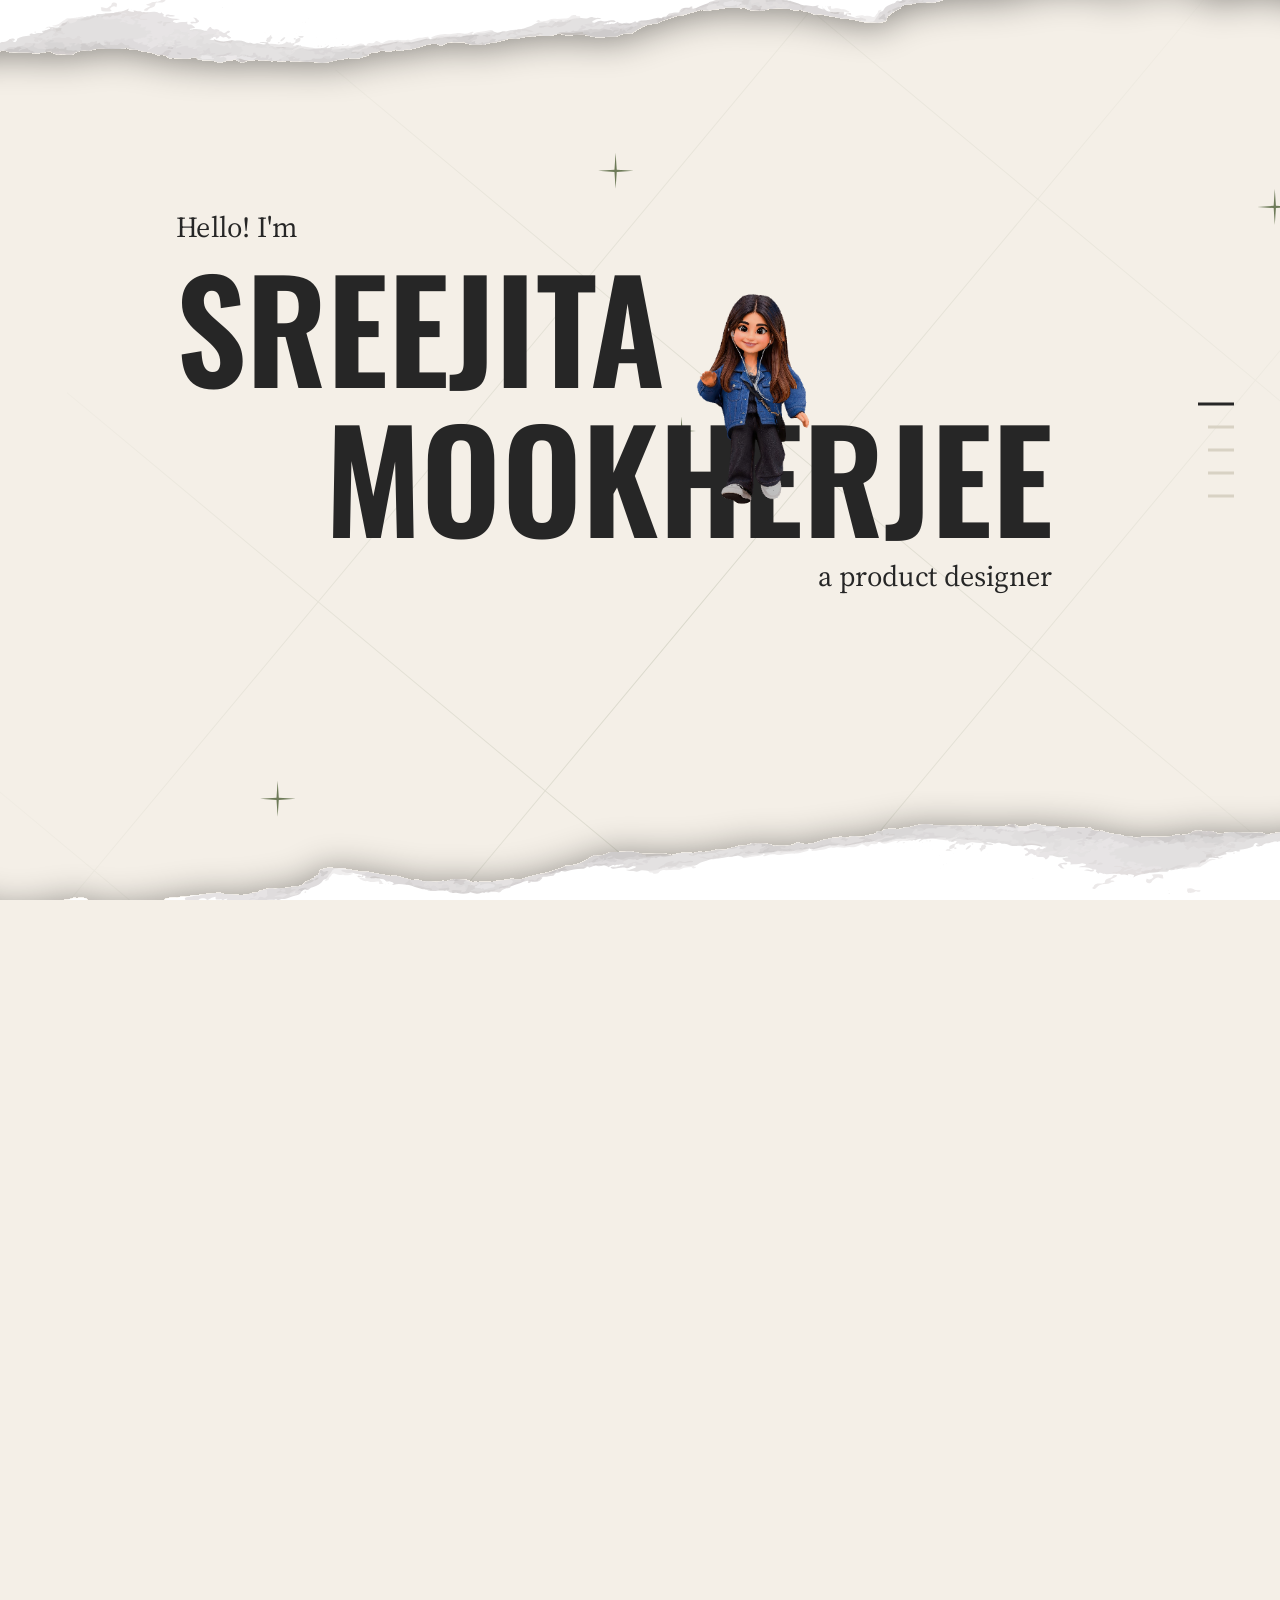
<file: index.html>
<!doctype html>
<html lang="en">
<head>
  <!-- Google tag (gtag.js) -->
  <script async src="https://www.googletagmanager.com/gtag/js?id=G-0ZFXKL6YER"></script>
  <script>
    window.dataLayer = window.dataLayer || [];
    function gtag(){dataLayer.push(arguments);}
    gtag('js', new Date());

    gtag('config', 'G-0ZFXKL6YER');
  </script>
  <meta charset="UTF-8" />
  <meta name="viewport" content="width=device-width, initial-scale=1.0" />
  <title>Sreejita Mookherjee — Portfolio</title>
  <meta name="description" content="Hey there, I&rsquo;m Sreejita Mookherjee, a product designer." />

  <!-- Open Graph / LinkedIn / Facebook / Slack link previews -->
  <meta property="og:title" content="Sreejita Mookherjee — Portfolio" />
  <meta property="og:description" content="Hey there, I&rsquo;m Sreejita Mookherjee, a product designer." />
  <meta property="og:image" content="https://sreejita-mookherjee.github.io/portfolio/assets/og-preview.png?v=2" />
  <meta property="og:image:width" content="1200" />
  <meta property="og:image:height" content="630" />
  <meta property="og:url" content="https://sreejita-mookherjee.github.io/portfolio/" />
  <meta property="og:type" content="website" />
  <meta property="og:site_name" content="Sreejita Mookherjee" />

  <!-- Twitter/X card (also read by iMessage/WhatsApp on some clients) -->
  <meta name="twitter:card" content="summary_large_image" />
  <meta name="twitter:title" content="Sreejita Mookherjee — Portfolio" />
  <meta name="twitter:description" content="Hey there, I&rsquo;m Sreejita Mookherjee, a product designer." />
  <meta name="twitter:image" content="https://sreejita-mookherjee.github.io/portfolio/assets/og-preview.png?v=2" />

  <link rel="icon" type="image/png" sizes="32x32" href="assets/favicon-32.png?v=4">
  <link rel="icon" type="image/png" sizes="64x64" href="assets/favicon-64.png?v=4">
  <link rel="apple-touch-icon" href="assets/apple-touch-icon.png?v=4">
  <link rel="preload" href="assets/fonts/oswald-semibold.woff2" as="font" type="font/woff2" crossorigin>
  <link rel="preload" href="assets/fonts/source-serif-4-regular.woff2" as="font" type="font/woff2" crossorigin>
  <link rel="stylesheet" href="styles.css?v=160">
  <!-- deep links (index.html#work etc. — the case studies' "Go back") land straight on
       their section: keep the page hidden until flip.js has jumped there, so the
       home panel never flashes first -->
  <style>html.is-deeplink body { visibility: hidden; }</style>
  <script>
    if (/^#(work|about|journey|contact)$/i.test(location.hash)) {
      document.documentElement.classList.add('is-deeplink');
      setTimeout(function () { document.documentElement.classList.remove('is-deeplink'); }, 4000);
    }
  </script>
</head>
<body>

  <!-- Mobile-only top-right pill: avatar + hamburger. Toggles the same
       .dots nav (restyled as a dropdown list on mobile) open/closed —
       see the "MOBILE NAV TOGGLE" JS below and the mobile media query
       in styles.css. Hidden entirely on desktop, where .dots is always
       visible as the vertical tick nav. -->
  <button class="mobile-nav-toggle" id="mobileNavToggle" aria-label="Open menu" aria-expanded="false" aria-controls="navDots">
    <img class="mobile-nav-avatar" src="assets/avatar.png?v=4" alt="" />
    <svg class="mobile-nav-hamburger" viewBox="0 0 24 24" fill="none" stroke="#262626" stroke-width="2" stroke-linecap="round"><path d="M4 6h16M4 12h16M4 18h16"/></svg>
  </button>

  <nav class="dots" id="navDots" aria-label="Section navigation">
    <button class="dot is-active" data-go="0" data-label="Home" aria-label="Home"></button>
    <button class="dot" data-go="1" data-label="Selected work" aria-label="Selected work"></button>
    <button class="dot" data-go="2" data-label="Meet Sreejita" aria-label="Meet Sreejita"></button>
    <button class="dot" data-go="3" data-label="My journey" aria-label="My journey"></button>
    <button class="dot" data-go="4" data-label="Contact" aria-label="Contact"></button>
  </nav>

  <main class="horizontal" id="horizontal">
    <div class="track" id="track">

      <!-- ===================== PANEL 1 — Home ===================== -->
      <section class="panel" id="panel-1">

        <div class="paper-strip-wrap paper-strip-wrap--top">
          <picture>
            <source media="(max-width: 860px)" srcset="assets/mobile-paper-1.svg" />
            <img class="paper-strip" data-anim="strip" src="assets/paper-1.svg" alt="" />
          </picture>
        </div>

        <div class="stage-wrapper">
          <div class="stage" id="stage-1">

            <div class="vector-wrap">
              <div class="vector-rotate">
                <img src="assets/vector.svg" class="vector-img" alt="" />
              </div>
            </div>

            <img class="star star-a" src="assets/star.svg" alt="" />
            <img class="star star-b" src="assets/star.svg" alt="" />
            <img class="star star-c" src="assets/star.svg" alt="" />
            <img class="star star-d" src="assets/star.svg" alt="" />
            <img class="star star-e" src="assets/star.svg" alt="" />

            <p class="script script-top" data-anim="up">Hello! I'm</p>

            <h1 class="headline headline-first" data-anim="pop">Sreejita</h1>
            <h1 class="headline headline-second" data-anim="pop">Mookherjee</h1>

            <p class="script script-bottom" data-anim="up">a product designer</p>

            <!-- mobile-only "scroll to continue" cue (sage circle + arrow,
                 built from the new sphere-2 asset) — sits between the hero
                 text and the photo on mobile, matching the mobile design;
                 not rendered at all on desktop, where the existing
                 .scroll-hint bare arrow + wave-hand .sphere below still do
                 that job. -->
            <button type="button" class="mobile-scroll-cue" id="mobileScrollCue" aria-label="Scroll to Selected Work">
              <img src="assets/sphere-2.svg" alt="" />
              <svg viewBox="0 0 24 24" fill="none" stroke="#fff" stroke-width="2" stroke-linecap="round" stroke-linejoin="round"><path d="M12 5v14M6 13l6 6 6-6" /></svg>
            </button>

            <img class="p1-photo-card" data-anim="photoIn" src="assets/p1-hero-photo.png?v=2" alt="Sreejita Mookherjee" />

            <div class="sphere" data-anim="pop">
              <img class="sphere-badge" src="assets/sphere.svg" alt="" />
              <img class="sphere-hand" src="assets/waving-hand.svg" alt="waving hand" />
            </div>

          </div>
        </div>

        <p class="scroll-hint" id="scrollHint">
          <span>Scroll to continue</span>
          <svg viewBox="0 0 24 24" fill="none" stroke="currentColor" stroke-width="2" stroke-linecap="round" stroke-linejoin="round"><path d="M5 12h14M13 6l6 6-6 6"/></svg>
        </p>

        <!-- mobile: this is the hero's own bottom-anchored transition into
             Work (see the mobile media query) — NOT flowing content, fixed
             to the viewport-height hero's bottom edge, with the photo
             peeking out from behind it. Desktop keeps its own plain
             paper-2.svg strip. -->
        <div class="paper-strip-wrap paper-strip-wrap--bottom">
          <picture>
            <source media="(max-width: 860px)" srcset="assets/mobile-paper-2.svg?v=2" />
            <img class="paper-strip paper-strip--bottom" data-anim="strip" src="assets/paper-2.svg" alt="" />
          </picture>
        </div>
      </section>

      <!-- ===================== PANEL 2 — Selected Work ===================== -->
      <section class="panel" id="panel-2">

        <div class="paper-strip-wrap paper-strip-wrap--top paper-strip-wrap--tilt-a">
          <img class="paper-strip" data-anim="strip" src="assets/paper-3.svg" alt="" />
        </div>

        <div class="stage-wrapper">
          <div class="stage" id="stage-2">
            <div class="vector-wrap vector-wrap--2">
              <div class="vector-rotate vector-rotate--2">
                <img src="assets/vector.svg" class="vector-img" alt="" />
              </div>
            </div>

            <img class="p2-star p2-star-a" src="assets/star.svg" alt="" />
            <img class="p2-star p2-star-b" src="assets/star.svg" alt="" />
            <img class="p2-star p2-star-c" src="assets/star.svg" alt="" />

            <div class="p2-heading">
              <p class="script p2-script" data-anim="up">Selected</p>
              <h1 class="headline p2-title" data-anim="pop">Work</h1>
            </div>

            <div class="carousel" id="carousel" data-anim="cardIn" aria-roledescription="carousel">
              <div class="carousel__stage" id="carouselStage">

              <article class="pcard" data-href="work/plans-page-redesign.html">
                <img class="pcard__photo" src="assets/p2/hp-plans-page.jpg?v=4" alt="Housing Premium Plans Page" loading="lazy" decoding="async" />
                <div class="pcard__cap">
                  <div class="pcard__row">
                    <h3>Plans page redesign</h3>
                    <span class="pcard__arrow" aria-hidden="true">
                      <span class="pcard__cta-text">Read more</span>
                      <svg viewBox="0 0 24 24" fill="none" stroke="#fff" stroke-width="2.5" stroke-linecap="round" stroke-linejoin="round"><path d="M5 12h14M13 6l6 6-6 6"/></svg>
                    </span>
                  </div>
                  <p>Proptech &middot; B2C &middot; Case study</p>
                </div>
              </article>

              <article class="pcard" data-href="work/bricks-design-system.html">
                <img class="pcard__photo" src="assets/p2/bricks-design-system.jpg?v=4" alt="Bricks Design System" loading="lazy" decoding="async" />
                <div class="pcard__cap">
                  <div class="pcard__row">
                    <h3>Bricks design system</h3>
                    <span class="pcard__arrow" aria-hidden="true">
                      <span class="pcard__cta-text">Read more</span>
                      <svg viewBox="0 0 24 24" fill="none" stroke="#fff" stroke-width="2.5" stroke-linecap="round" stroke-linejoin="round"><path d="M5 12h14M13 6l6 6-6 6"/></svg>
                    </span>
                  </div>
                  <p>Design systems &middot; Case study</p>
                </div>
              </article>

              <article class="pcard" data-href="work/owner-dashboard-revamp.html">
                <img class="pcard__photo" src="assets/p2/owner-dashboard.jpg?v=6" alt="Owner Dashboard revamp" loading="lazy" decoding="async" />
                <div class="pcard__cap">
                  <div class="pcard__row">
                    <h3>Owner dashboard revamp</h3>
                    <span class="pcard__arrow" aria-hidden="true">
                      <span class="pcard__cta-text">Read more</span>
                      <svg viewBox="0 0 24 24" fill="none" stroke="#fff" stroke-width="2.5" stroke-linecap="round" stroke-linejoin="round"><path d="M5 12h14M13 6l6 6-6 6"/></svg>
                    </span>
                  </div>
                  <p>Proptech &middot; C2C &middot; Project</p>
                </div>
              </article>

              <article class="pcard" data-href="work/unstop-bridge.html">
                <img class="pcard__photo" src="assets/p2/unstop-bridge.jpg?v=6" alt="Unstop Bridge" loading="lazy" decoding="async" />
                <div class="pcard__cap">
                  <div class="pcard__row">
                    <h3>Unstop bridge</h3>
                    <span class="pcard__arrow" aria-hidden="true">
                      <span class="pcard__cta-text">Read more</span>
                      <svg viewBox="0 0 24 24" fill="none" stroke="#fff" stroke-width="2.5" stroke-linecap="round" stroke-linejoin="round"><path d="M5 12h14M13 6l6 6-6 6"/></svg>
                    </span>
                  </div>
                  <p>Edtech &middot; SaaS &middot; Case study</p>
                </div>
              </article>

              <article class="pcard" data-href="work/pay-on-credit.html">
                <img class="pcard__photo" src="assets/p2/pay-on-credit.jpg?v=5" alt="Pay on Credit" loading="lazy" decoding="async" />
                <div class="pcard__cap">
                  <div class="pcard__row">
                    <h3>Pay on credit</h3>
                    <span class="pcard__arrow" aria-hidden="true">
                      <span class="pcard__cta-text">Read more</span>
                      <svg viewBox="0 0 24 24" fill="none" stroke="#fff" stroke-width="2.5" stroke-linecap="round" stroke-linejoin="round"><path d="M5 12h14M13 6l6 6-6 6"/></svg>
                    </span>
                  </div>
                  <p>Fintech &middot; B2C &middot; Case study</p>
                </div>
              </article>

              <article class="pcard" data-href="work/interactive-landing-page.html">
                <img class="pcard__photo" src="assets/p2/unstop-landing.jpg?v=5" alt="Hiring platform landing page" loading="lazy" decoding="async" />
                <div class="pcard__cap">
                  <div class="pcard__row">
                    <h3>Interactive landing page</h3>
                    <span class="pcard__arrow" aria-hidden="true">
                      <span class="pcard__cta-text">Read more</span>
                      <svg viewBox="0 0 24 24" fill="none" stroke="#fff" stroke-width="2.5" stroke-linecap="round" stroke-linejoin="round"><path d="M5 12h14M13 6l6 6-6 6"/></svg>
                    </span>
                  </div>
                  <p>Edtech &middot; Growth &middot; Project</p>
                </div>
              </article>

              <article class="pcard" data-href="work/premium-user-dashboard.html">
                <img class="pcard__photo" src="assets/p2/hp-dashboard.jpg?v=5" alt="Housing Premium Dashboard" loading="lazy" decoding="async" />
                <div class="pcard__cap">
                  <div class="pcard__row">
                    <h3>Premium user dashboard</h3>
                    <span class="pcard__arrow" aria-hidden="true">
                      <span class="pcard__cta-text">Read more</span>
                      <svg viewBox="0 0 24 24" fill="none" stroke="#fff" stroke-width="2.5" stroke-linecap="round" stroke-linejoin="round"><path d="M5 12h14M13 6l6 6-6 6"/></svg>
                    </span>
                  </div>
                  <p>Proptech &middot; B2C &middot; Project</p>
                </div>
              </article>

              <!-- mobile-only: the sticky card stack needs actual
                   trailing sibling content (not just container padding)
                   to give the LAST card room to stick — tested and
                   confirmed padding-bottom on #carouselStage does not
                   work for this (the last card just scrolled straight
                   through top:90px without ever pinning), a real
                   element does. Invisible/inert on desktop. -->
              <div class="pcard-stack-spacer" aria-hidden="true"></div>

            </div>

            <div class="carousel__nav" id="carouselNav">
              <button class="cbtn" data-dir="-1" aria-label="Previous project"><svg viewBox="0 0 24 24" fill="none" stroke="currentColor" stroke-width="2" stroke-linecap="round" stroke-linejoin="round"><path d="M15 6l-6 6 6 6"/></svg></button>
              <button class="cbtn" data-dir="1" aria-label="Next project"><svg viewBox="0 0 24 24" fill="none" stroke="currentColor" stroke-width="2" stroke-linecap="round" stroke-linejoin="round"><path d="M9 6l6 6-6 6"/></svg></button>
            </div>
          </div>

          <!-- mobile-only pagination dots, populated + kept in sync with
               the focused card by carousel.js; replaces the arrow buttons
               above on mobile (hidden there via CSS) since the design has
               no arrow affordance, just dots + swipe. Sits outside
               .carousel (a sibling in the stage's flex column) rather
               than inside it, since .carousel has a fixed height with
               only absolutely-positioned children — an in-flow child
               placed inside it would render at its top edge, not below
               the cards. -->
          <div class="carousel__dots" id="carouselDots"></div>

          </div>
        </div>

        <div class="paper-strip-wrap paper-strip-wrap--bottom paper-strip-wrap--tilt-b">
          <img class="paper-strip paper-strip--bottom" data-anim="strip" src="assets/paper-4.svg?v=2" alt="" />
        </div>
      </section>

      <!-- ===================== PANEL 3 — Meet Sreejita ===================== -->
      <section class="panel" id="panel-3">

        <div class="paper-strip-wrap paper-strip-wrap--top">
          <img class="paper-strip" data-anim="strip" src="assets/paper-5.svg" alt="" />
        </div>

        <div class="stage-wrapper">
          <div class="stage" id="stage-3">

            <div class="vector-wrap">
              <div class="vector-rotate">
                <img src="assets/vector.svg" class="vector-img" alt="" />
              </div>
            </div>

            <img class="star star-a" src="assets/star.svg" alt="" />
            <img class="star star-b" src="assets/star.svg" alt="" />
            <img class="star star-c" src="assets/star.svg" alt="" />
            <img class="star star-d" src="assets/star.svg" alt="" />
            <img class="star star-e" src="assets/star.svg" alt="" />

            <p class="script p3-hey" data-anim="up">Hey there,</p>
            <div class="p3-title-row">
              <h1 class="headline p3-meet" data-anim="pop">Meet</h1>
              <h1 class="headline p3-name" data-anim="pop">Sreejita</h1>
            </div>

            <!-- Description card, tools strip and photo card are your own
                 flattened assets — frame, frosted look, decorative lines,
                 pop-out photo effect and toolkit caption are already baked
                 into each image, so these are placed as single images
                 rather than reconstructed from separate layers. Mobile
                 swaps the desc-card image for live text and groups the
                 tools strip with the photo card instead — see the
                 `.p3-photo-group` / `.p3-bio-text` mobile rules in
                 styles.css. -->
            <img class="p3-desc-card" data-anim="cardIn" src="assets/p3/desc-card.png?v=3" alt="" loading="lazy" decoding="async" />

            <div class="p3-photo-group">
              <img class="p3-tools-strip" data-anim="toolsIn" src="assets/p3/tools-strip.png" alt="Figma, Claude, Cursor, Photoshop" loading="lazy" decoding="async" />
              <img class="p3-photo-card" data-anim="photoIn" src="assets/p3/photo-card.png?v=3" alt="Sreejita Mookherjee — Toolkit: Figma, Claude Code, Cursor, Make, Figjam, Photoshop & more" loading="lazy" decoding="async" />
            </div>

            <div class="p3-bio-text" data-anim="up">
              <p>Designer by profession, problem solver by nature. For the past 4+ years, I've been designing products that improve conversions, simplify complex flows, and make digital experiences a little more delightful. I enjoy tackling growth, design systems, and those "How do we make this easier?" kind of problems.</p>
            </div>

          </div>
        </div>

        <div class="paper-strip-wrap paper-strip-wrap--bottom">
          <img class="paper-strip paper-strip--bottom" data-anim="strip" src="assets/paper-6.svg" alt="" />
        </div>
      </section>

      <!-- ===================== PANEL 4 — Experience ===================== -->
      <section class="panel" id="panel-4">

        <div class="paper-strip-wrap paper-strip-wrap--top paper-strip-wrap--tilt-b">
          <img class="paper-strip" data-anim="strip" src="assets/paper-1.svg" alt="" />
        </div>

        <div class="stage-wrapper">
          <div class="stage" id="stage-4">

            <div class="vector-wrap vector-wrap--2">
              <div class="vector-rotate vector-rotate--2">
                <img src="assets/vector.svg" class="vector-img" alt="" />
              </div>
            </div>

            <img class="p2-star p2-star-a" src="assets/star.svg" alt="" />
            <img class="p2-star p2-star-b" src="assets/star.svg" alt="" />
            <img class="p2-star p2-star-c" src="assets/star.svg" alt="" />

            <p class="script p4-here" data-anim="up">Here's</p>
            <div class="p4-title-row">
              <h1 class="headline p4-my" data-anim="pop">My</h1>
              <h1 class="headline p4-journey" data-anim="pop">Journey</h1>
            </div>

            <!-- data-airtel="hidden": the Airtel entry stays in the page but is hidden until she joins (see CLAUDE.md, "airtel") -->
            <div class="p4-timeline" data-anim="cardIn" data-airtel="hidden">
              <div class="p4-timeline-line"></div>

              <p class="p4-section-label p4-section-label--a">Full-time</p>

              <div class="p4-entry p4-entry--0">
                <img class="p4-entry-logo" src="assets/p4/airtel.jpg" alt="Airtel" loading="lazy" decoding="async" />
                <div class="p4-entry-text">
                  <h3>Senior Product Designer</h3>
                  <p>Airtel &middot; Oct 2026 &ndash; Present</p>
                </div>
              </div>

              <div class="p4-entry p4-entry--1">
                <img class="p4-entry-logo" src="assets/p4/housing.png" alt="Housing.com" loading="lazy" decoding="async" />
                <div class="p4-entry-text">
                  <h3>UI/UX Designer</h3>
                  <p>Housing.com &middot; Jul 2025 &ndash; <span class="p4-end-now">Present</span><span class="p4-end-airtel">Oct 2026</span></p>
                </div>
              </div>

              <div class="p4-entry p4-entry--2">
                <img class="p4-entry-logo" src="assets/p4/paytm.png" alt="Paytm" loading="lazy" decoding="async" />
                <div class="p4-entry-text">
                  <h3>Junior Product Designer</h3>
                  <p>Paytm &middot; Dec 2024 &ndash; Jul 2025</p>
                </div>
              </div>

              <div class="p4-entry p4-entry--3">
                <img class="p4-entry-logo" src="assets/p4/unstop.jpg" alt="Unstop" loading="lazy" decoding="async" />
                <div class="p4-entry-text">
                  <h3>Product Designer</h3>
                  <p>Unstop &middot; Jan 2023 &ndash; Dec 2024</p>
                </div>
              </div>

              <p class="p4-section-label p4-section-label--b">Internships</p>

              <div class="p4-entry p4-entry--4">
                <img class="p4-entry-logo" src="assets/p4/myrevue.jpeg" alt="MyRevue" loading="lazy" decoding="async" />
                <div class="p4-entry-text">
                  <h3>UI/UX Intern</h3>
                  <p>MyRevue &middot; Nov 2022 &ndash; Dec 2022</p>
                </div>
              </div>

              <div class="p4-entry p4-entry--5">
                <img class="p4-entry-logo" src="assets/p4/teachoo.png" alt="Teachoo" loading="lazy" decoding="async" />
                <div class="p4-entry-text">
                  <h3>UI/UX Intern</h3>
                  <p>Teachoo &middot; May 2022 &ndash; Aug 2022</p>
                </div>
              </div>
            </div>

          </div>
        </div>

        <div class="paper-strip-wrap paper-strip-wrap--bottom paper-strip-wrap--tilt-a">
          <img class="paper-strip paper-strip--bottom" data-anim="strip" src="assets/paper-2.svg" alt="" />
        </div>
      </section>

      <!-- ===================== PANEL 5 — Contact ===================== -->
      <section class="panel" id="panel-5">

        <div class="paper-strip-wrap paper-strip-wrap--top">
          <img class="paper-strip" data-anim="strip" src="assets/paper-3.svg" alt="" />
        </div>

        <div class="stage-wrapper">
          <div class="stage" id="stage-5">

            <div class="vector-wrap">
              <div class="vector-rotate">
                <img src="assets/vector.svg" class="vector-img" alt="" />
              </div>
            </div>

            <img class="star star-a" src="assets/star.svg" alt="" />
            <img class="star star-b" src="assets/star.svg" alt="" />
            <img class="star star-c" src="assets/star.svg" alt="" />
            <img class="star star-d" src="assets/star.svg" alt="" />
            <img class="star star-e" src="assets/star.svg" alt="" />

            <div class="p5-heading">
              <p class="script p5-feels" data-anim="up">Interested in working together?</p>
              <h1 class="headline p5-connect" data-anim="pop">Let's Connect</h1>
            </div>

            <div class="p5-links" data-anim="up">
              <a class="p5-link" href="mailto:sm.sreejita@gmail.com">
                <img class="p5-link-icon" src="assets/p4/gmail.webp" alt="" loading="lazy" decoding="async" />
                sm.sreejita@gmail.com
                <button class="p5-copy-btn" type="button" data-copy="sm.sreejita@gmail.com" aria-label="Copy email address">
                  <svg viewBox="0 0 24 24" fill="none" xmlns="http://www.w3.org/2000/svg">
                    <rect x="8" y="8" width="13" height="13" rx="2" stroke="currentColor" stroke-width="1.8"/>
                    <path d="M16 8V5.5C16 4.67157 15.3284 4 14.5 4H5.5C4.67157 4 4 4.67157 4 5.5V14.5C4 15.3284 4.67157 16 5.5 16H8" stroke="currentColor" stroke-width="1.8"/>
                  </svg>
                </button>
              </a>
              <a class="p5-link" href="https://www.linkedin.com/in/sreejita-mookherjee" target="_blank" rel="noopener">
                <img class="p5-link-icon" src="assets/p4/linkedin.png" alt="" loading="lazy" decoding="async" />
                LinkedIn
              </a>
              <a class="p5-link" href="https://www.behance.net/sreejitamookherjee" target="_blank" rel="noopener">
                <img class="p5-link-icon" src="assets/p4/behance.png" alt="" loading="lazy" decoding="async" />
                Behance
              </a>
            </div>

            <div class="sphere p5-sphere" data-anim="pop">
              <img class="sphere-badge" src="assets/sphere.svg" alt="" />
              <img class="sphere-hand" src="assets/waving-hand.svg" alt="waving hand" />
            </div>

          </div>
        </div>

        <div class="paper-strip-wrap paper-strip-wrap--bottom">
          <img class="paper-strip paper-strip--bottom" data-anim="strip" src="assets/paper-4.svg?v=2" alt="" />
        </div>
      </section>

    </div>
  </main>

  <!-- three.js (self-hosted) for the mini-me intro — must come before
       any module script -->
  <script type="importmap">
    {
      "imports": {
        "three": "./assets/vendor/three/three.module.min.js",
        "three/addons/": "./assets/vendor/three/addons/"
      }
    }
  </script>
  <script src="analytics.js?v=4"></script>
  <script src="assets/vendor/gsap.min.js"></script>
  <script src="assets/vendor/ScrollTrigger.min.js"></script>
  <script src="script.js?v=17"></script>
  <script src="carousel.js?v=15"></script>
  <script src="flip.js?v=21"></script>
  <script src="scroll-hint.js?v=5"></script>
  <script type="module" src="mini-me.js?v=72"></script>
  <script type="module" src="mini-me-p2.js?v=61"></script>
  <script type="module" src="mini-me-p4.js?v=31"></script>
  <script type="module" src="mini-me-p5.js?v=26"></script>
  <script type="module" src="mini-me-m1.js?v=12"></script>
</body>
</html>
</file>
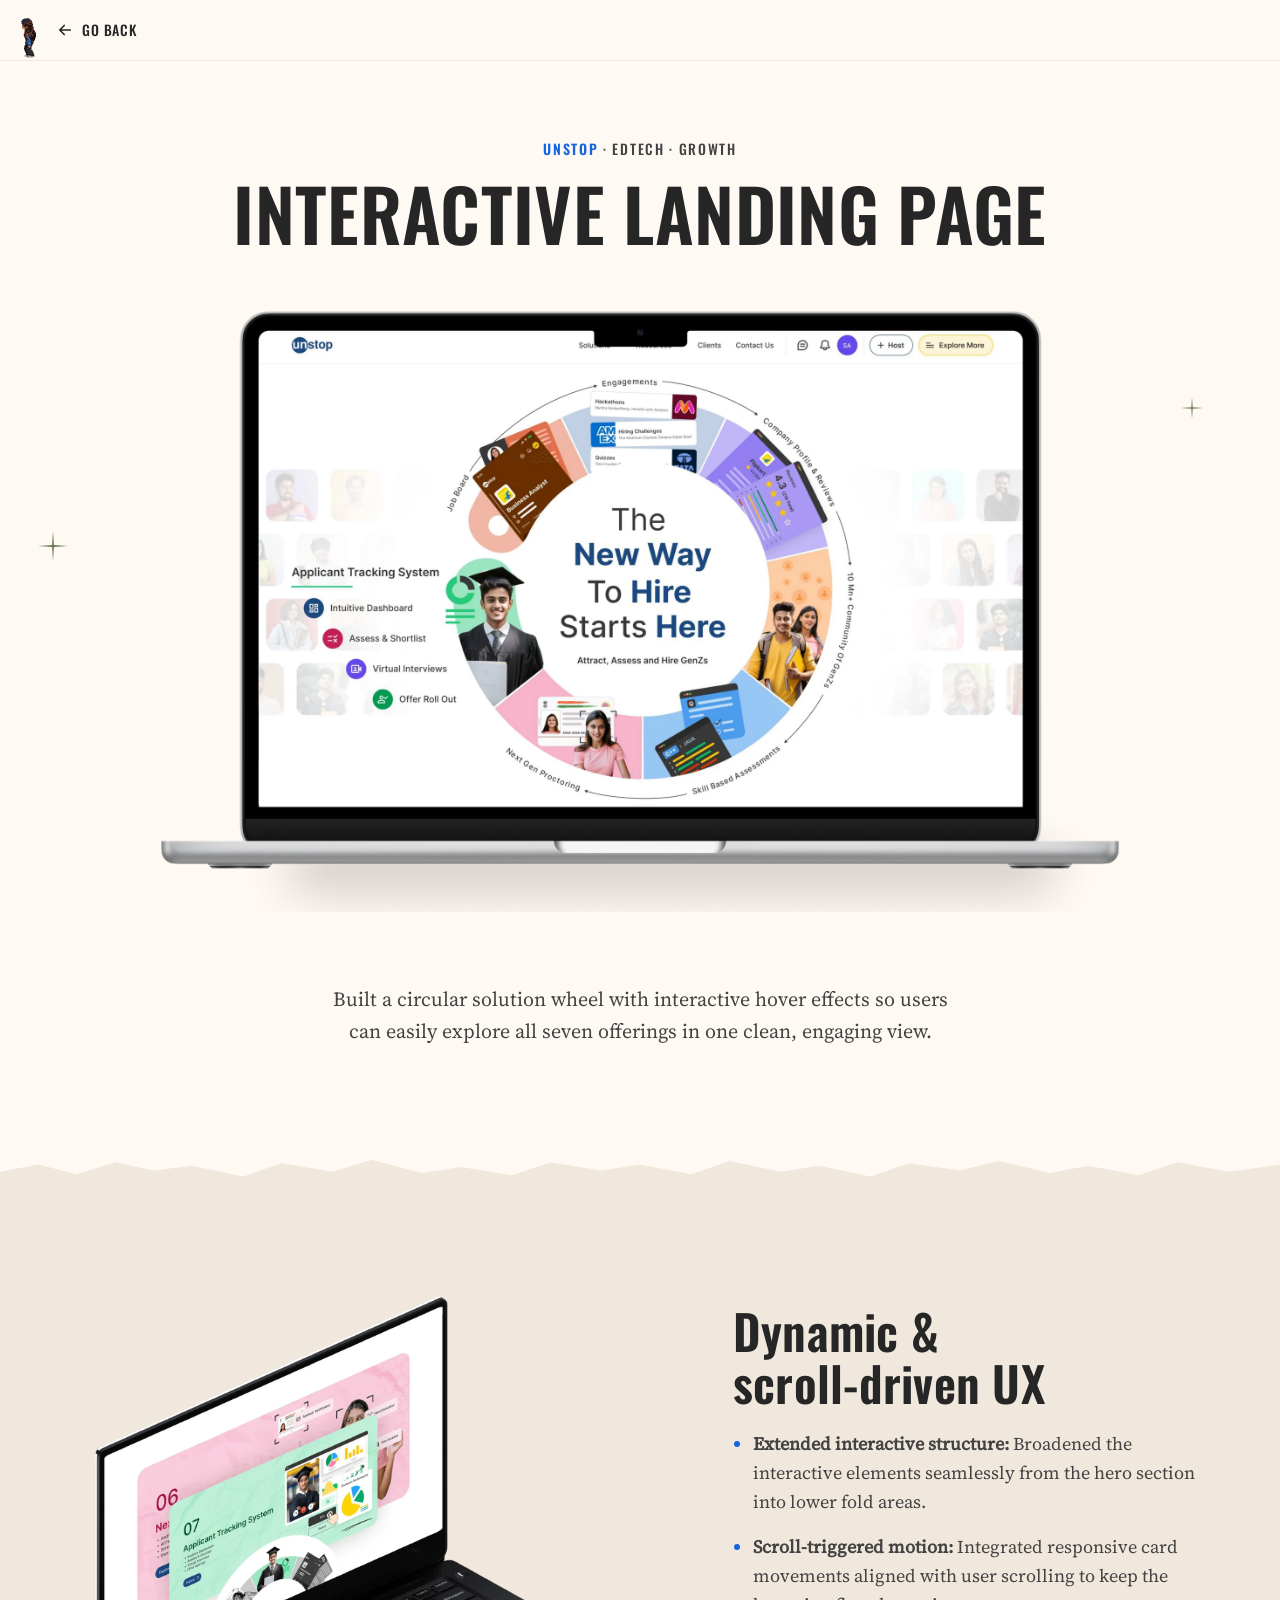
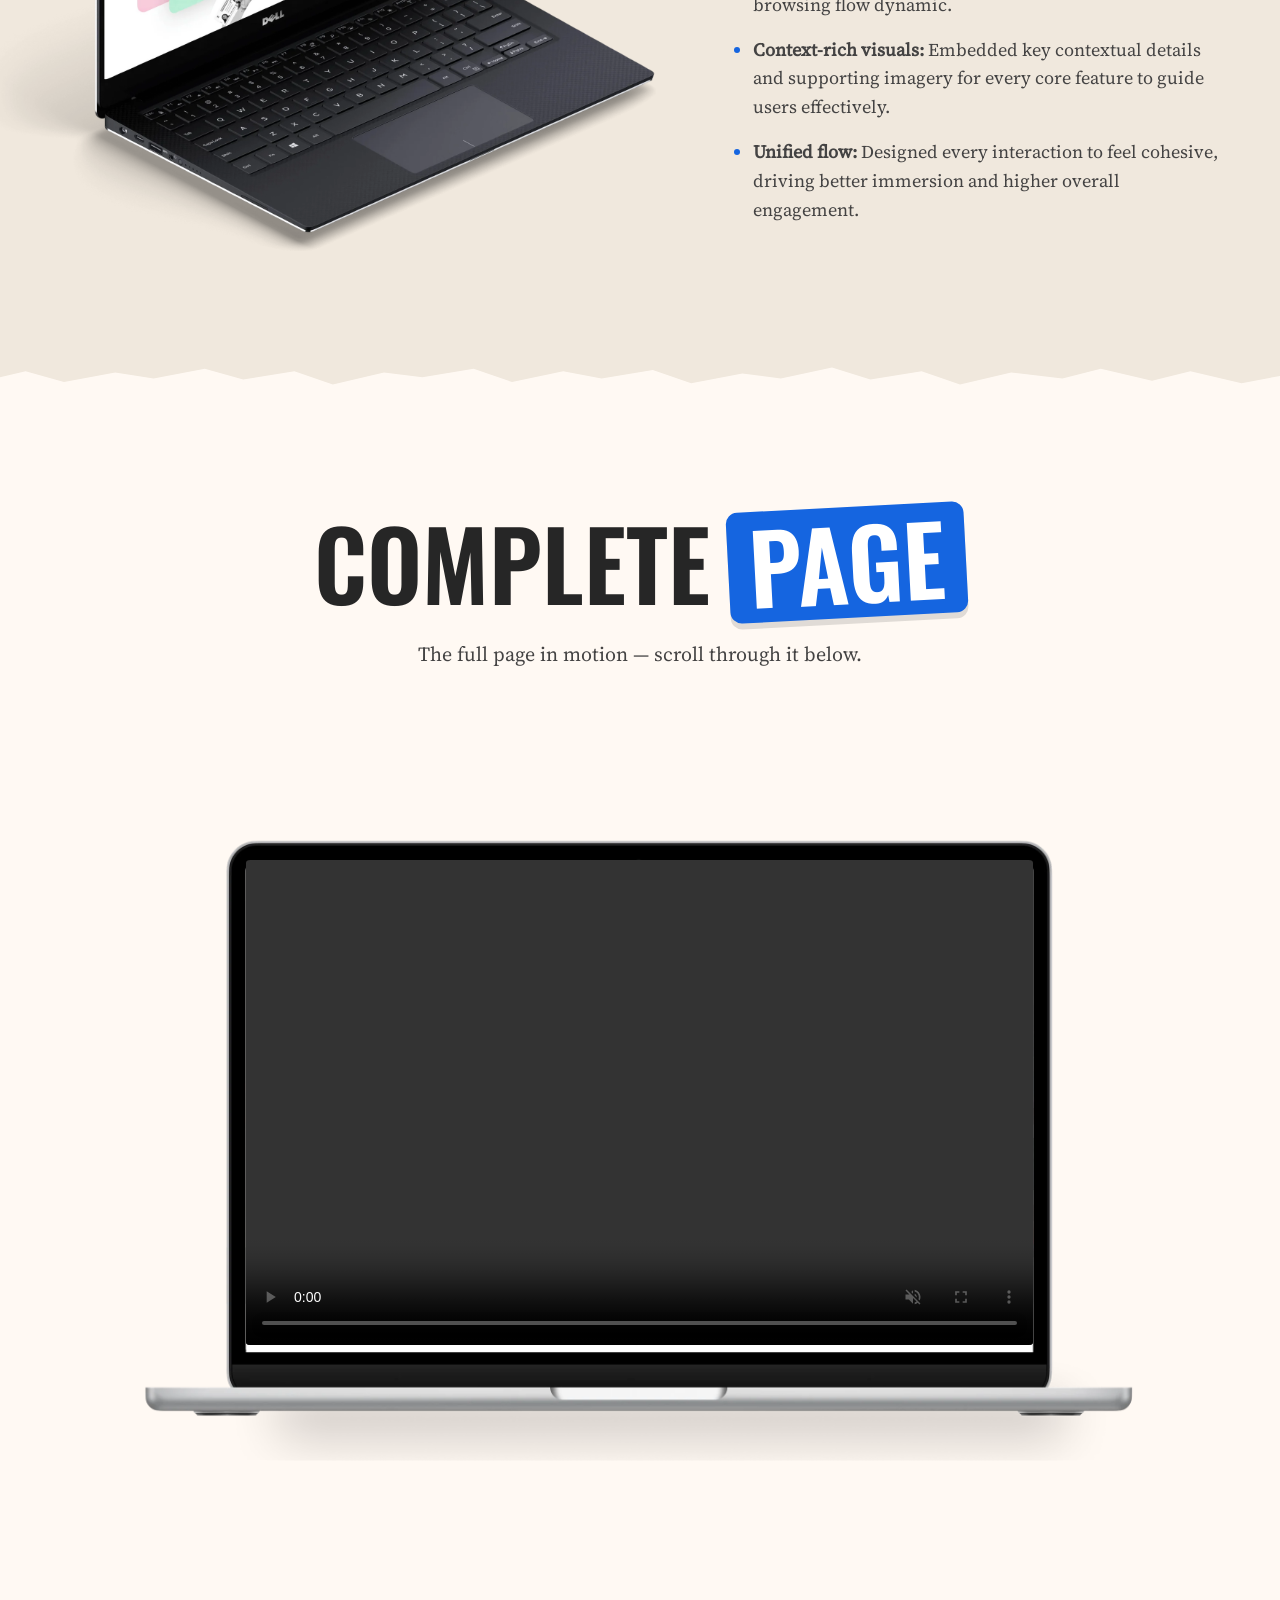
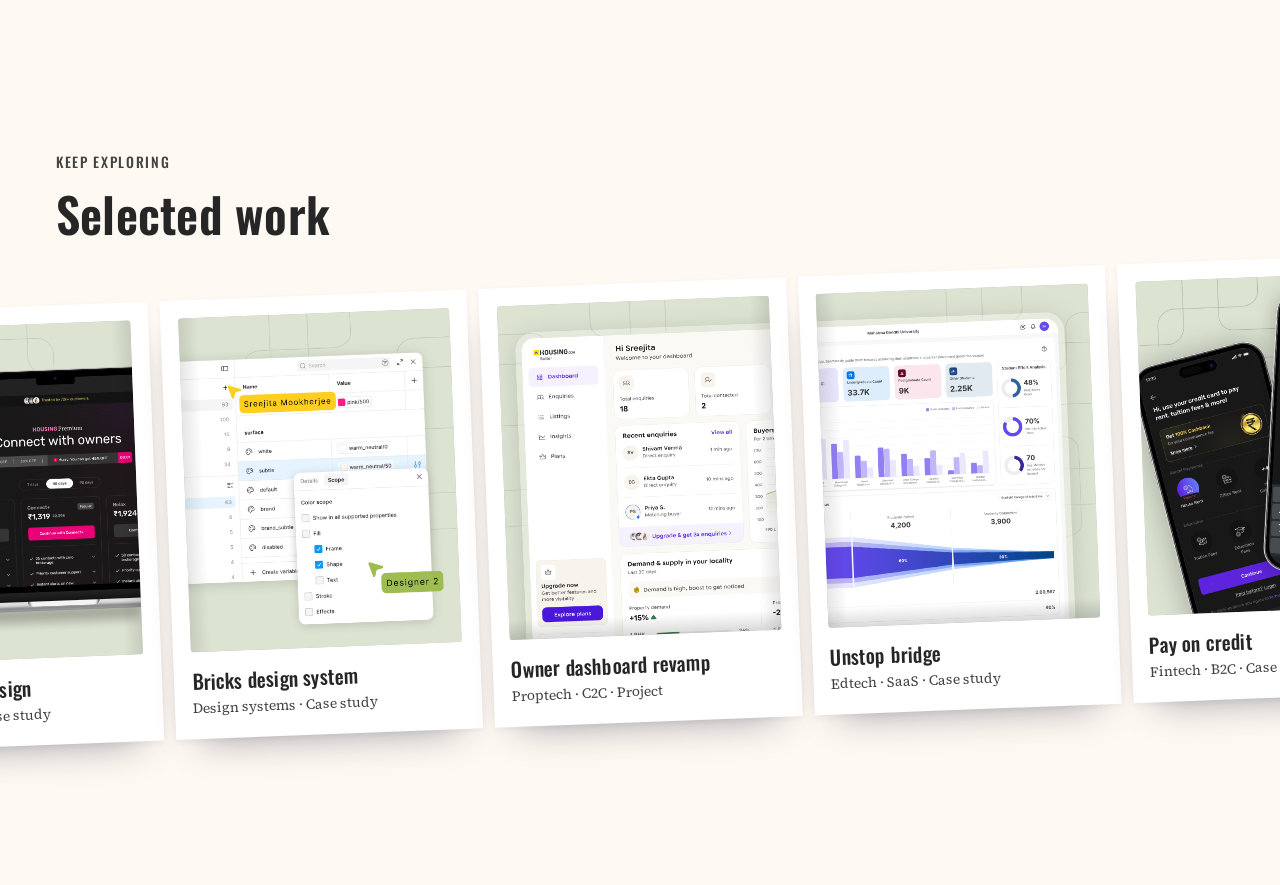
<file: work/interactive-landing-page.html>
<!doctype html>
<html lang="en">
<head>
  <!-- Google tag (gtag.js) -->
  <script async src="https://www.googletagmanager.com/gtag/js?id=G-0ZFXKL6YER"></script>
  <script>
    window.dataLayer = window.dataLayer || [];
    function gtag(){dataLayer.push(arguments);}
    gtag('js', new Date());
    gtag('config', 'G-0ZFXKL6YER');
  </script>
  <meta charset="UTF-8" />
  <meta name="viewport" content="width=device-width, initial-scale=1.0" />
  <title>Interactive landing page — Sreejita Mookherjee</title>
  <meta name="description" content="An interactive landing page for Unstop&rsquo;s hiring suite: a circular solution wheel and scroll-driven cards that let recruiters explore all seven offerings in one view." />
  <meta property="og:title" content="Interactive landing page — Sreejita Mookherjee" />
  <meta property="og:description" content="An interactive landing page for Unstop&rsquo;s hiring suite: a circular solution wheel and scroll-driven cards that let recruiters explore all seven offerings in one view." />
  <meta property="og:image" content="https://sreejita-mookherjee.github.io/portfolio/assets/og/interactive-landing-page.png" />
  <meta property="og:image:width" content="1200" />
  <meta property="og:image:height" content="630" />
  <meta property="og:url" content="https://sreejita-mookherjee.github.io/portfolio/work/interactive-landing-page.html" />
  <meta property="og:type" content="article" />
  <meta property="og:site_name" content="Sreejita Mookherjee" />
  <meta name="twitter:card" content="summary_large_image" />
  <meta name="twitter:title" content="Interactive landing page — Sreejita Mookherjee" />
  <meta name="twitter:description" content="An interactive landing page for Unstop&rsquo;s hiring suite: a circular solution wheel and scroll-driven cards that let recruiters explore all seven offerings in one view." />
  <meta name="twitter:image" content="https://sreejita-mookherjee.github.io/portfolio/assets/og/interactive-landing-page.png" />
  <link rel="icon" type="image/png" sizes="32x32" href="../assets/favicon-32.png?v=4">
  <link rel="apple-touch-icon" href="../assets/apple-touch-icon.png?v=4">
  <link rel="preload" href="../assets/fonts/oswald-semibold.woff2" as="font" type="font/woff2" crossorigin>
  <link rel="stylesheet" href="../case-study.css?v=49">
  <script>document.documentElement.classList.add('js');</script>
</head>
<body id="top" style="--accent:#1565e0;--accent-ink:#fff;--accent-text:#1565e0;--accent-soft:#e3edfc">

  <header class="cs-top">
    <div class="cs-wrap">
      <a class="cs-back" href="../index.html#work">
        <svg viewBox="0 0 24 24" fill="none" stroke="currentColor" stroke-width="2.2" stroke-linecap="round" stroke-linejoin="round" aria-hidden="true"><path d="M19 12H5M11 6l-6 6 6 6"/></svg>
        Go back
      </a>
    </div>
  </header>

  <main>
    <!-- ===================== HERO ===================== -->
    <section class="cs-hero">
      <img class="cs-star" src="../assets/star.svg" alt="" style="left:3%;top:42%" />
      <img class="cs-star" src="../assets/star.svg" alt="" style="right:6%;top:30%;width:22px;height:22px" />
      <div class="cs-wrap">
        <div class="cs-reveal">
          <p class="cs-kicker"><b>Unstop</b> &middot; Edtech &middot; Growth</p>
          <h1 class="cs-h1">Interactive landing page</h1>
        </div>
        <div class="cs-hero__art cs-reveal">
          <div class="cs-solo" style="--w:960px;margin-top:0"><figure class="cs-plain">
            <img src="../assets/case-studies/interactive-landing/laptop.webp" width="2200" height="1382" alt="The landing page hero on a laptop: a circular solution wheel around &ldquo;The New Way To Hire Starts Here&rdquo;" fetchpriority="high" />
          </figure></div>
        </div>
        <div class="cs-reveal">
          <p class="cs-lede">Built a circular solution wheel with interactive hover effects so users can easily explore all seven offerings in one clean, engaging view.</p>
        </div>
      </div>
    </section>
    <div class="cs-torn cs-torn--bottom">
    <section class="cs-section">
      <div class="cs-wrap cs-split cs-split--flip">
        <div class="cs-reveal cs-bleed cs-bleed--left">
          <img src="../assets/case-studies/interactive-landing/scroll-laptop.webp" width="1800" height="1526" alt="The scroll-driven feature cards on a laptop" loading="lazy" />
        </div>
        <div class="cs-split__text cs-body cs-reveal">
          <h2 class="cs-h3">Dynamic &amp; scroll-driven UX</h2>
          <ul>
            <li><b>Extended interactive structure:</b> Broadened the interactive elements seamlessly from the hero section into lower fold areas.</li>
            <li><b>Scroll-triggered motion:</b> Integrated responsive card movements aligned with user scrolling to keep the browsing flow dynamic.</li>
            <li><b>Context-rich visuals:</b> Embedded key contextual details and supporting imagery for every core feature to guide users effectively.</li>
            <li><b>Unified flow:</b> Designed every interaction to feel cohesive, driving better immersion and higher overall engagement.</li>
          </ul>
        </div>
      </div>
    </section>
    </div>
    <section class="cs-section" style="padding-top:clamp(96px,11vw,150px)">
      <div class="cs-wrap cs-center cs-reveal">
        <h2 class="cs-tag">Complete <span>Page</span></h2>
        <p class="cs-lede">The full page in motion &mdash; scroll through it below.</p>
      </div>
    </section>
    <section class="cs-section">
      <div class="cs-wrap cs-reveal">
        <div class="cs-solo" style="--w:1000px;margin-top:0">
          <figure class="cs-plain">
            <span class="cs-device">
              <img src="../assets/case-studies/interactive-landing/laptop-frame.webp" width="2200" height="1534" alt="A screen recording of the complete landing page" loading="lazy" />
              <video src="../assets/p2/unstop-landing-demo.mp4?v=4" autoplay muted loop playsinline controls preload="metadata" style="left:10.598%;top:10.734%;width:78.73%;height:69.6%;object-fit:contain;object-position:top;--screen-r:0.6%" aria-label="A screen recording of the complete landing page"></video>
            </span>
          </figure>
        </div>
      </div>
    </section>

    <section class="cs-more" aria-labelledby="more-work">
      <div class="cs-wrap cs-reveal">
        <p class="cs-kicker">Keep exploring</p>
        <h2 class="cs-h2" id="more-work">Selected work</h2>
      </div>
      <div class="cs-film" data-film-strip>
        <noscript><p class="cs-wrap"><a href="../index.html#work">See all selected work</a></p></noscript>
      </div>
    </section>
  </main>

  <script src="../case-study.js?v=10"></script>
  <script src="../analytics.js?v=4"></script>
  <!-- reading-progress bar with a tiny mini-me walking along it (three.js, self-hosted) -->
  <script type="importmap">{ "imports": { "three": "../assets/vendor/three/three.module.min.js", "three/addons/": "../assets/vendor/three/addons/" } }</script>
  <script type="module" src="../mini-me-walk.js?v=5"></script>
</body>
</html>
</file>
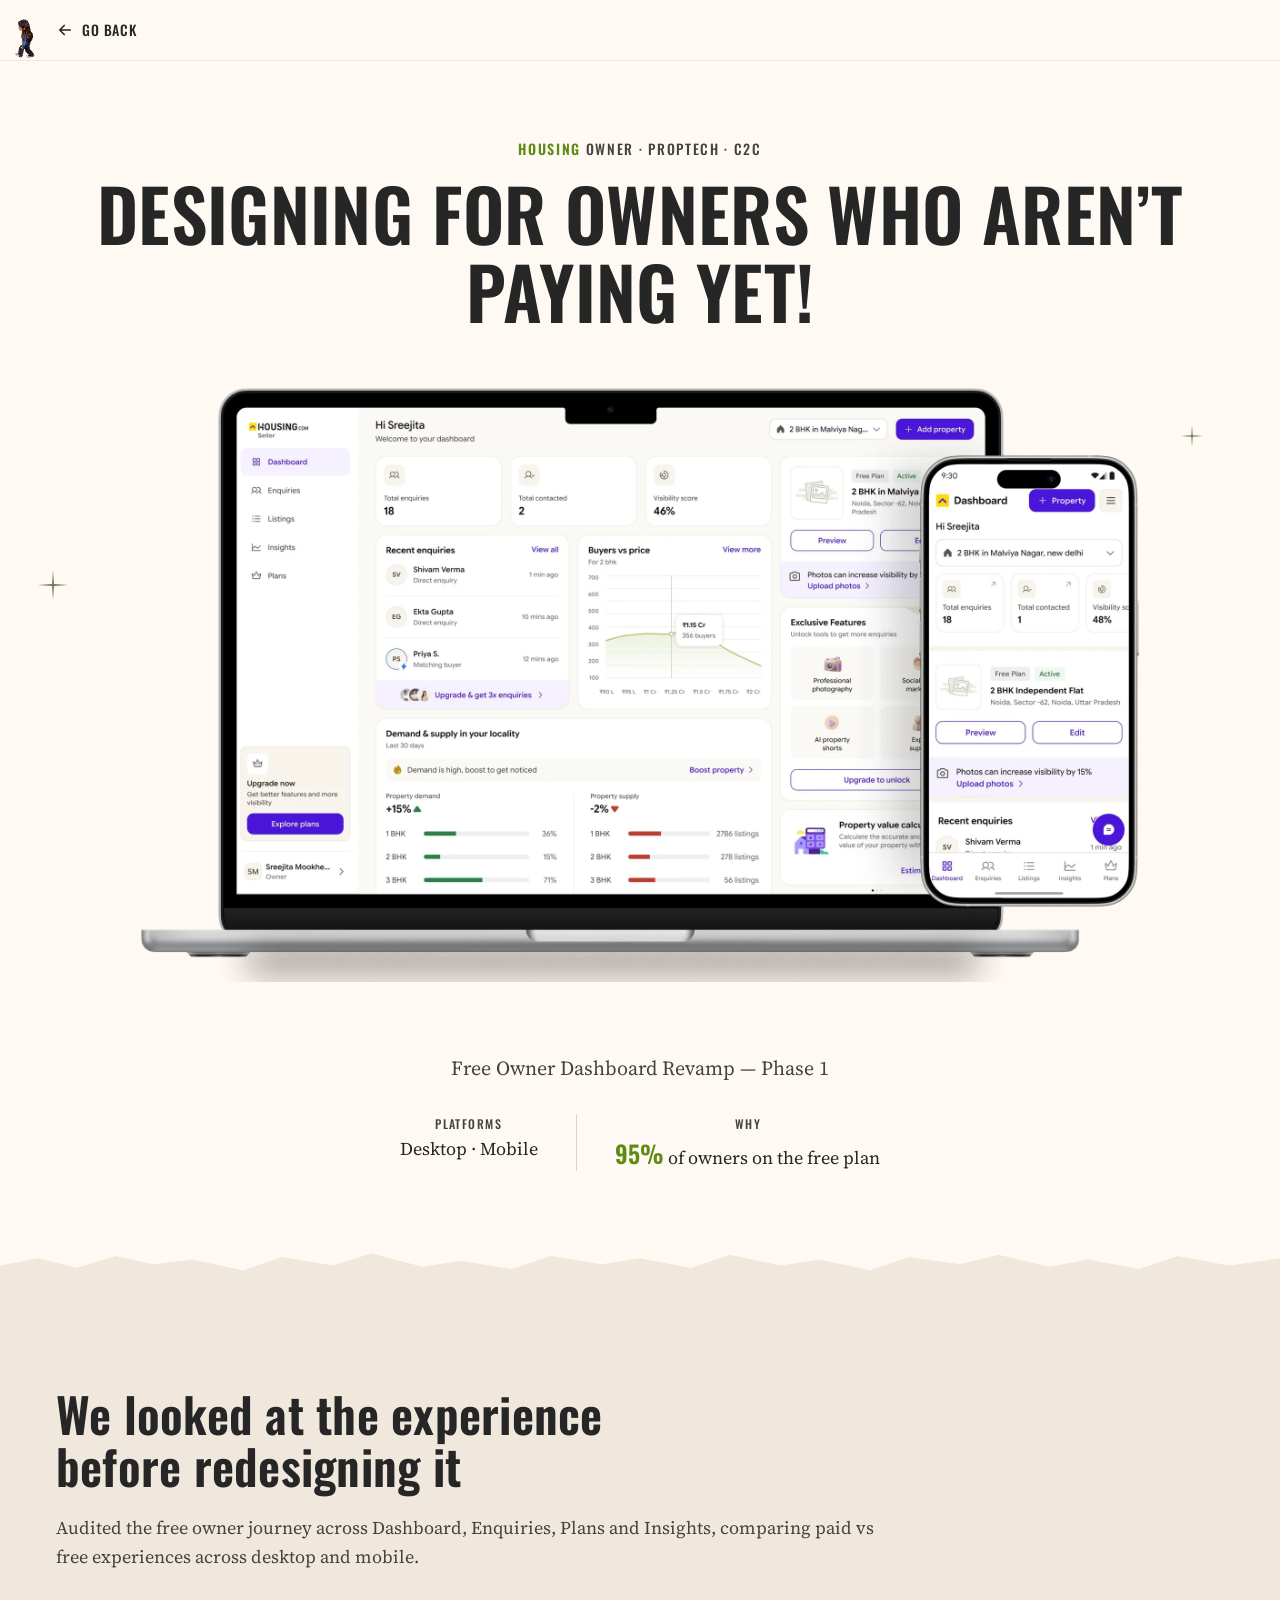
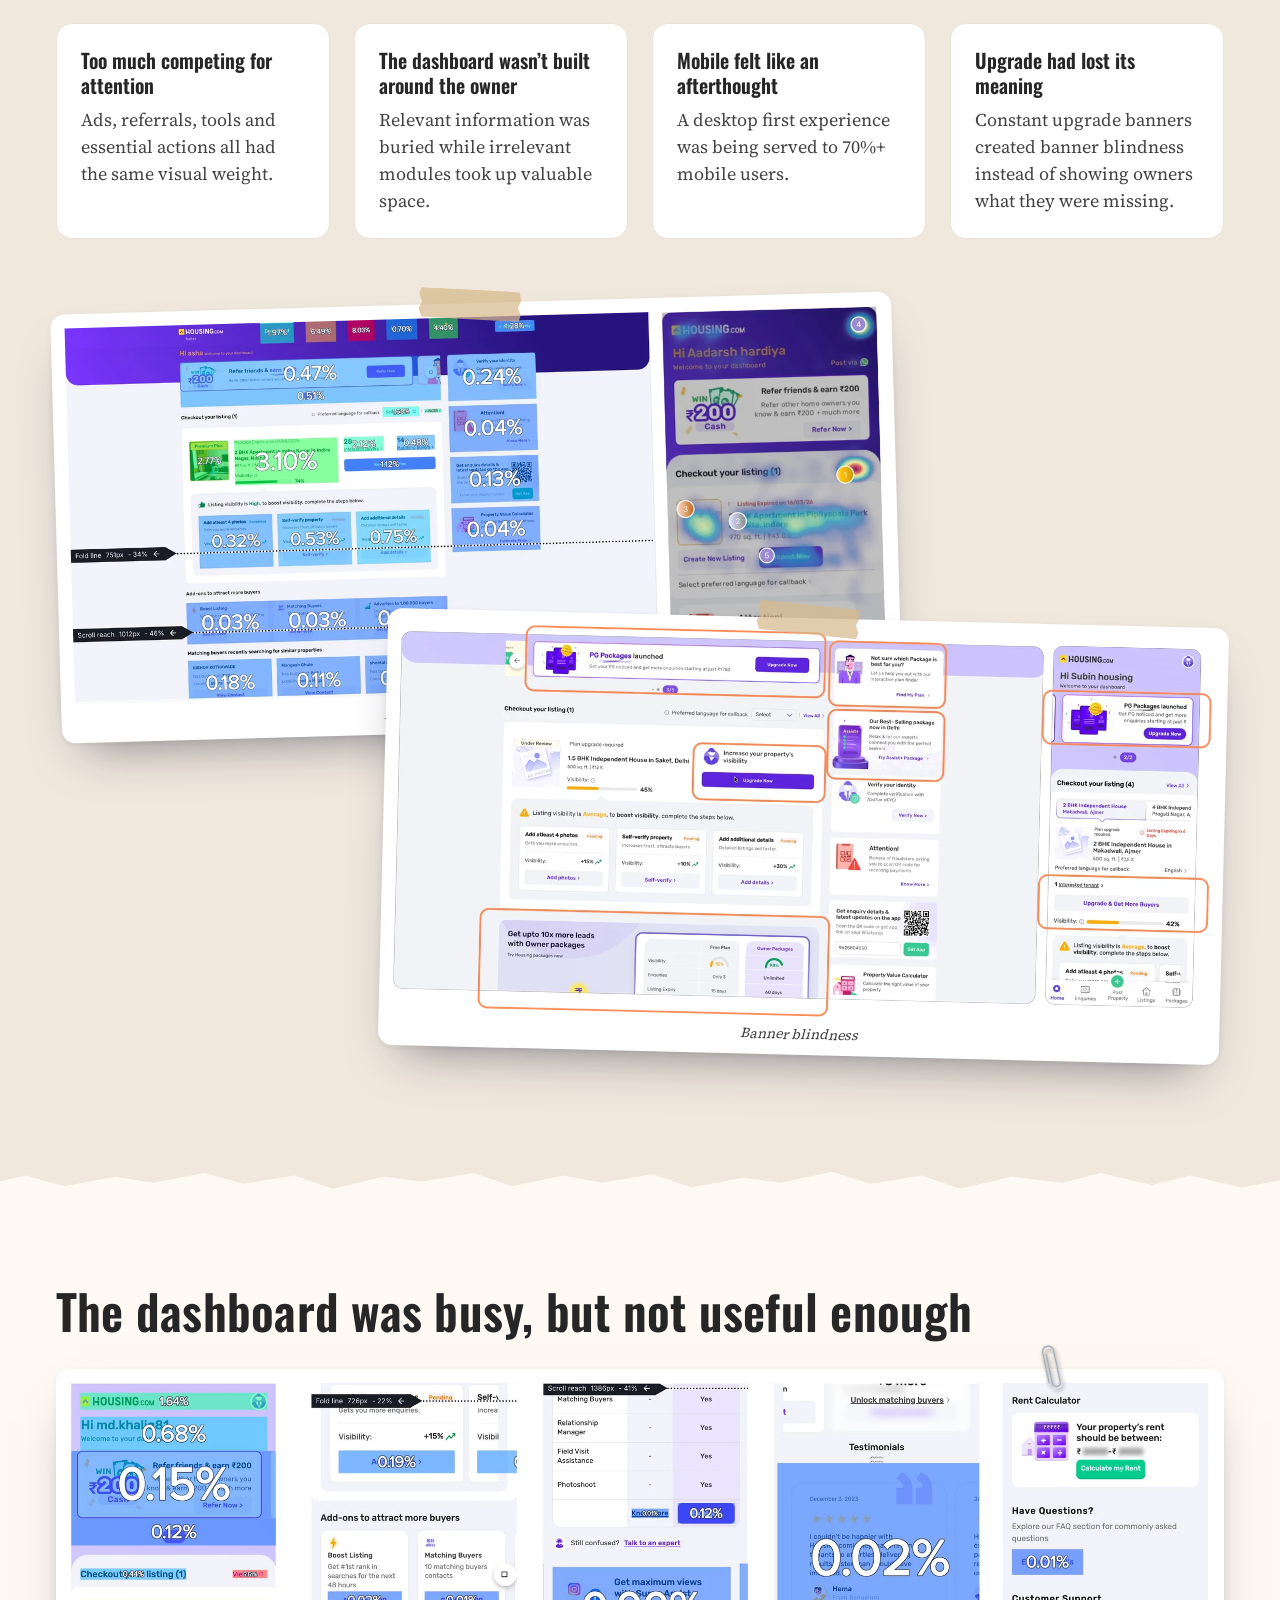
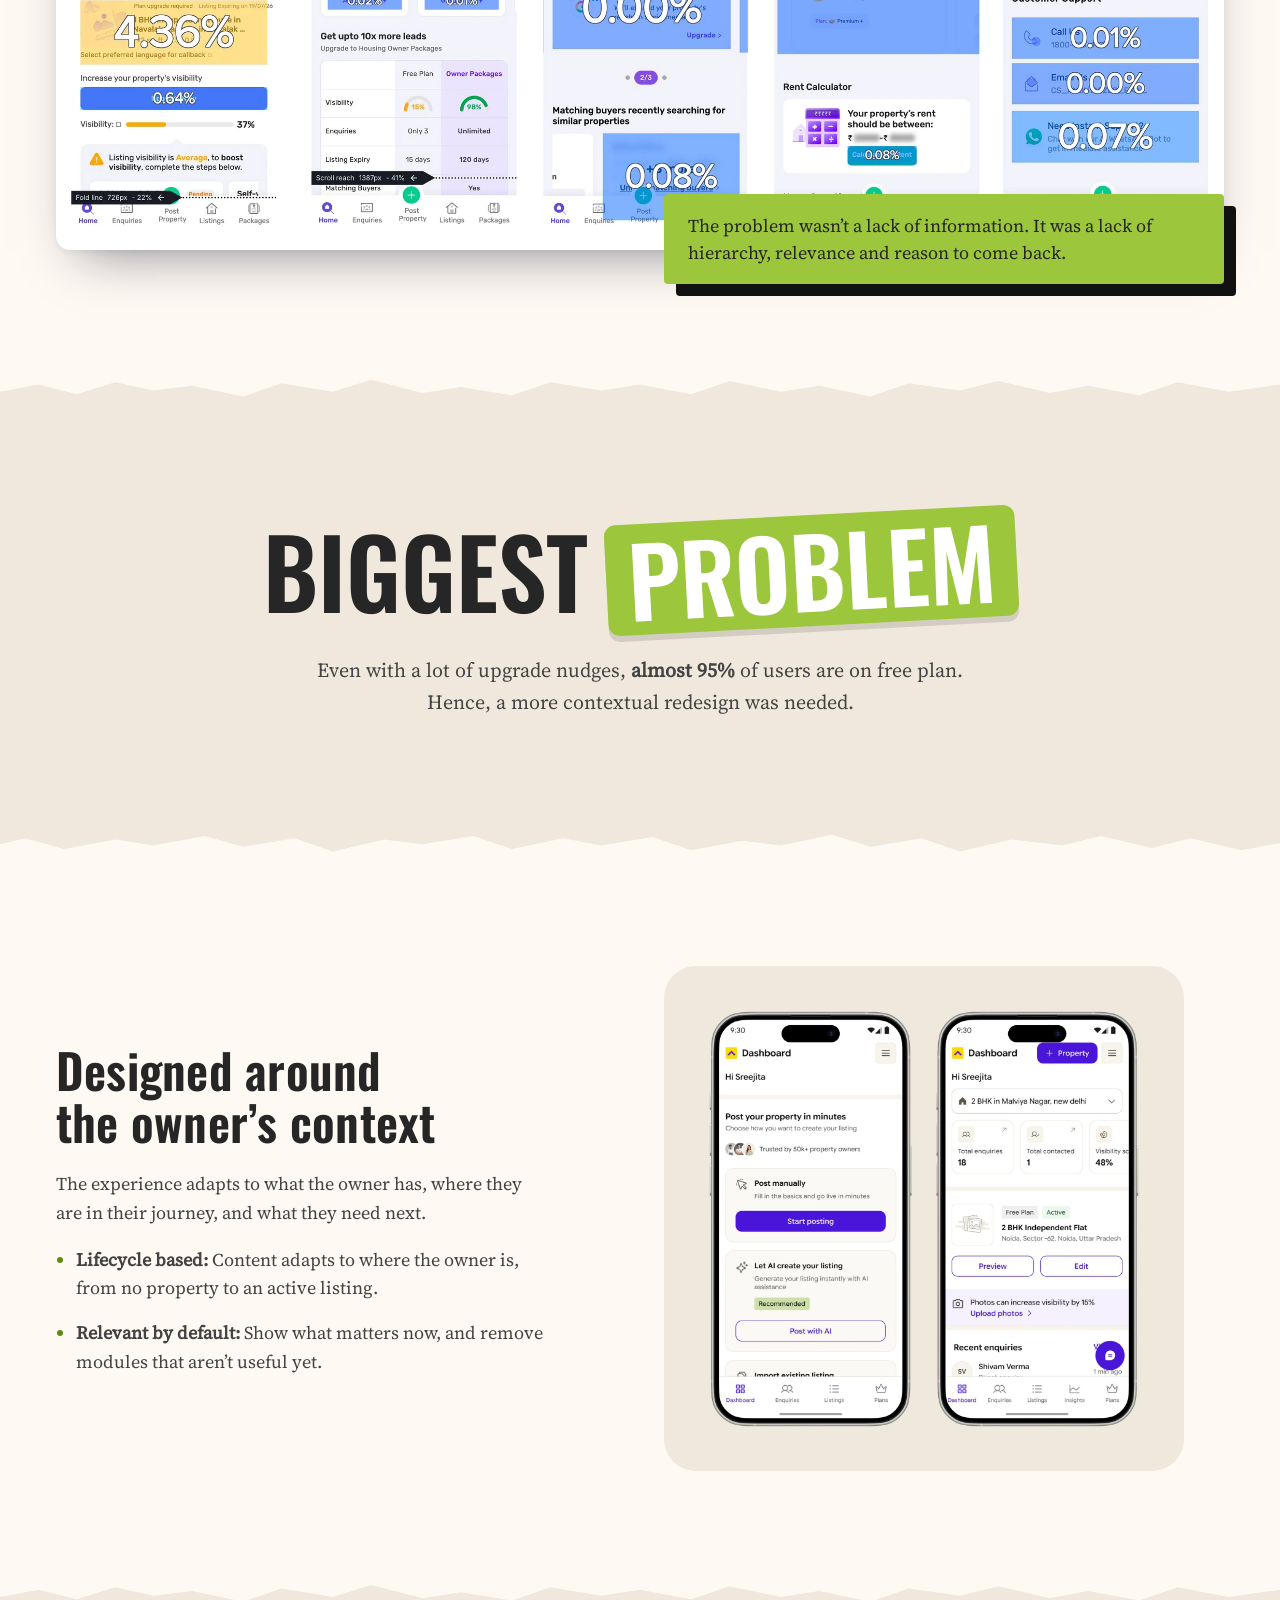
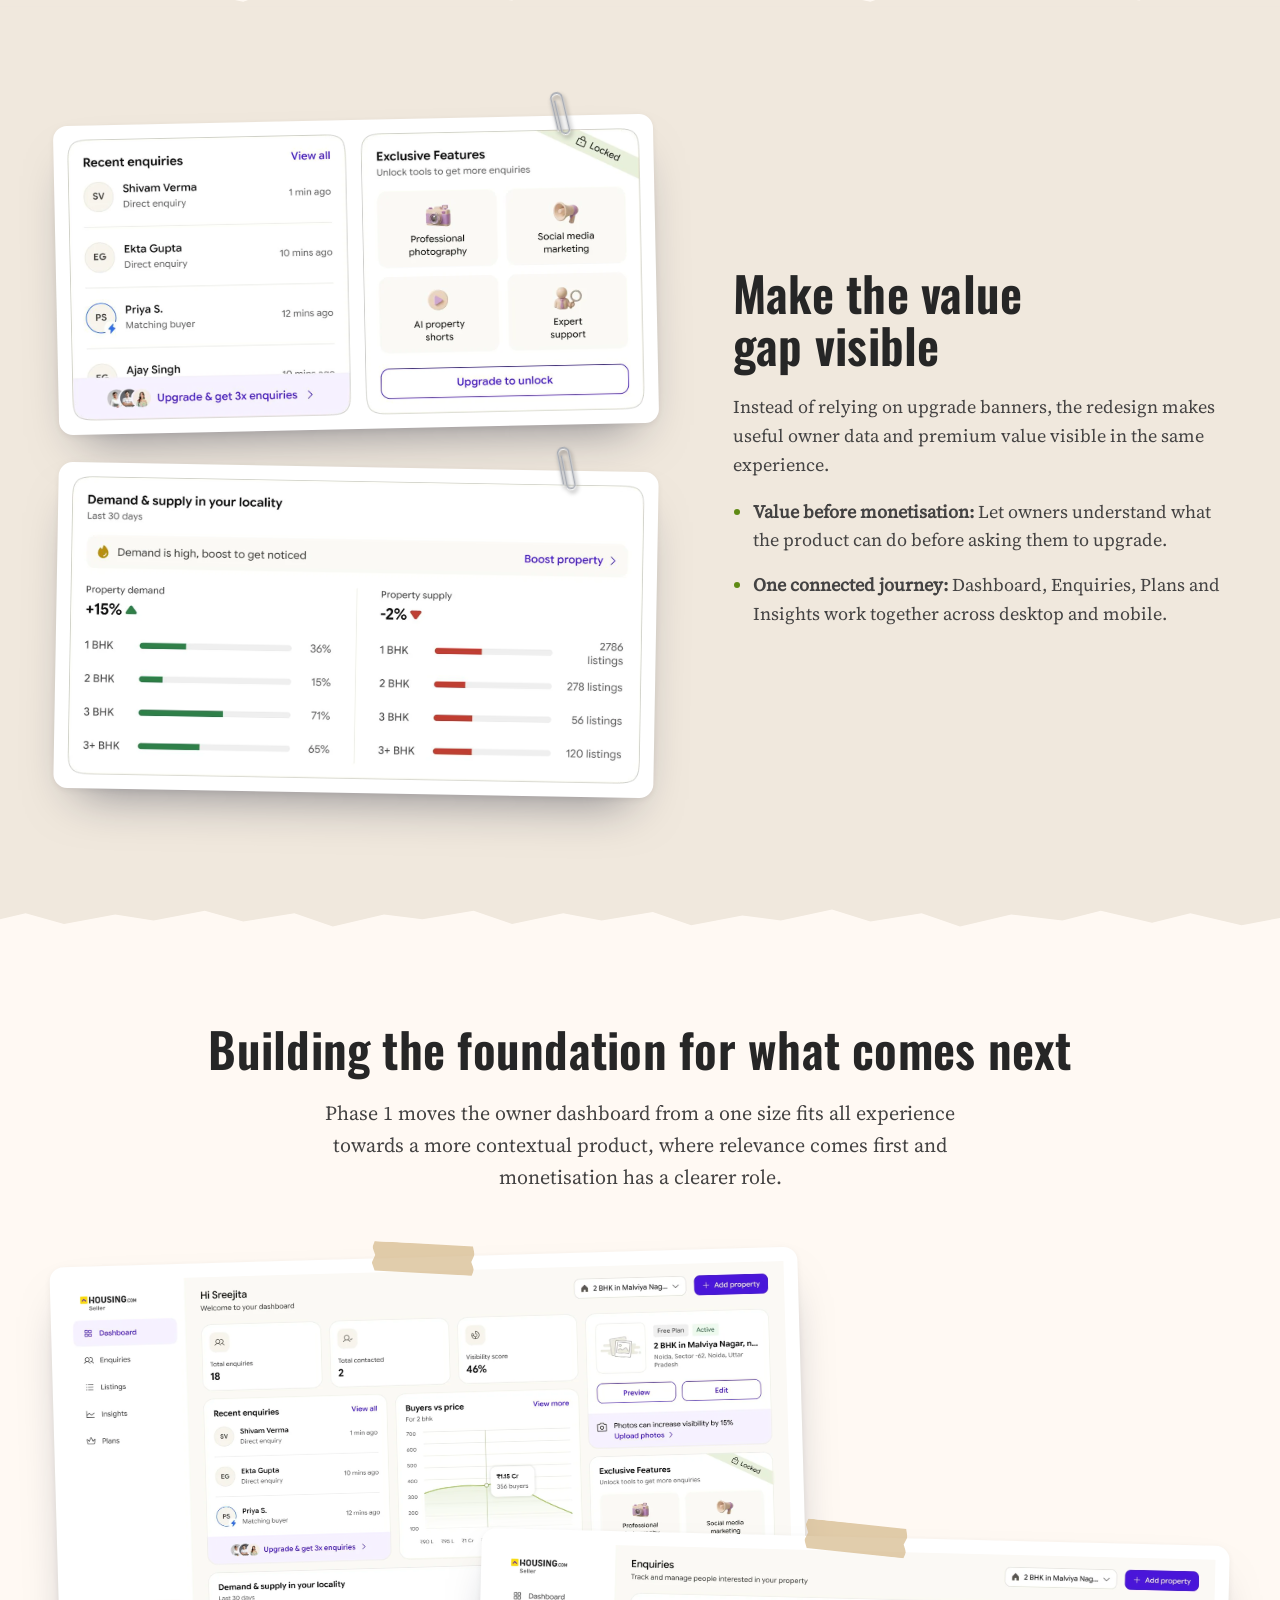
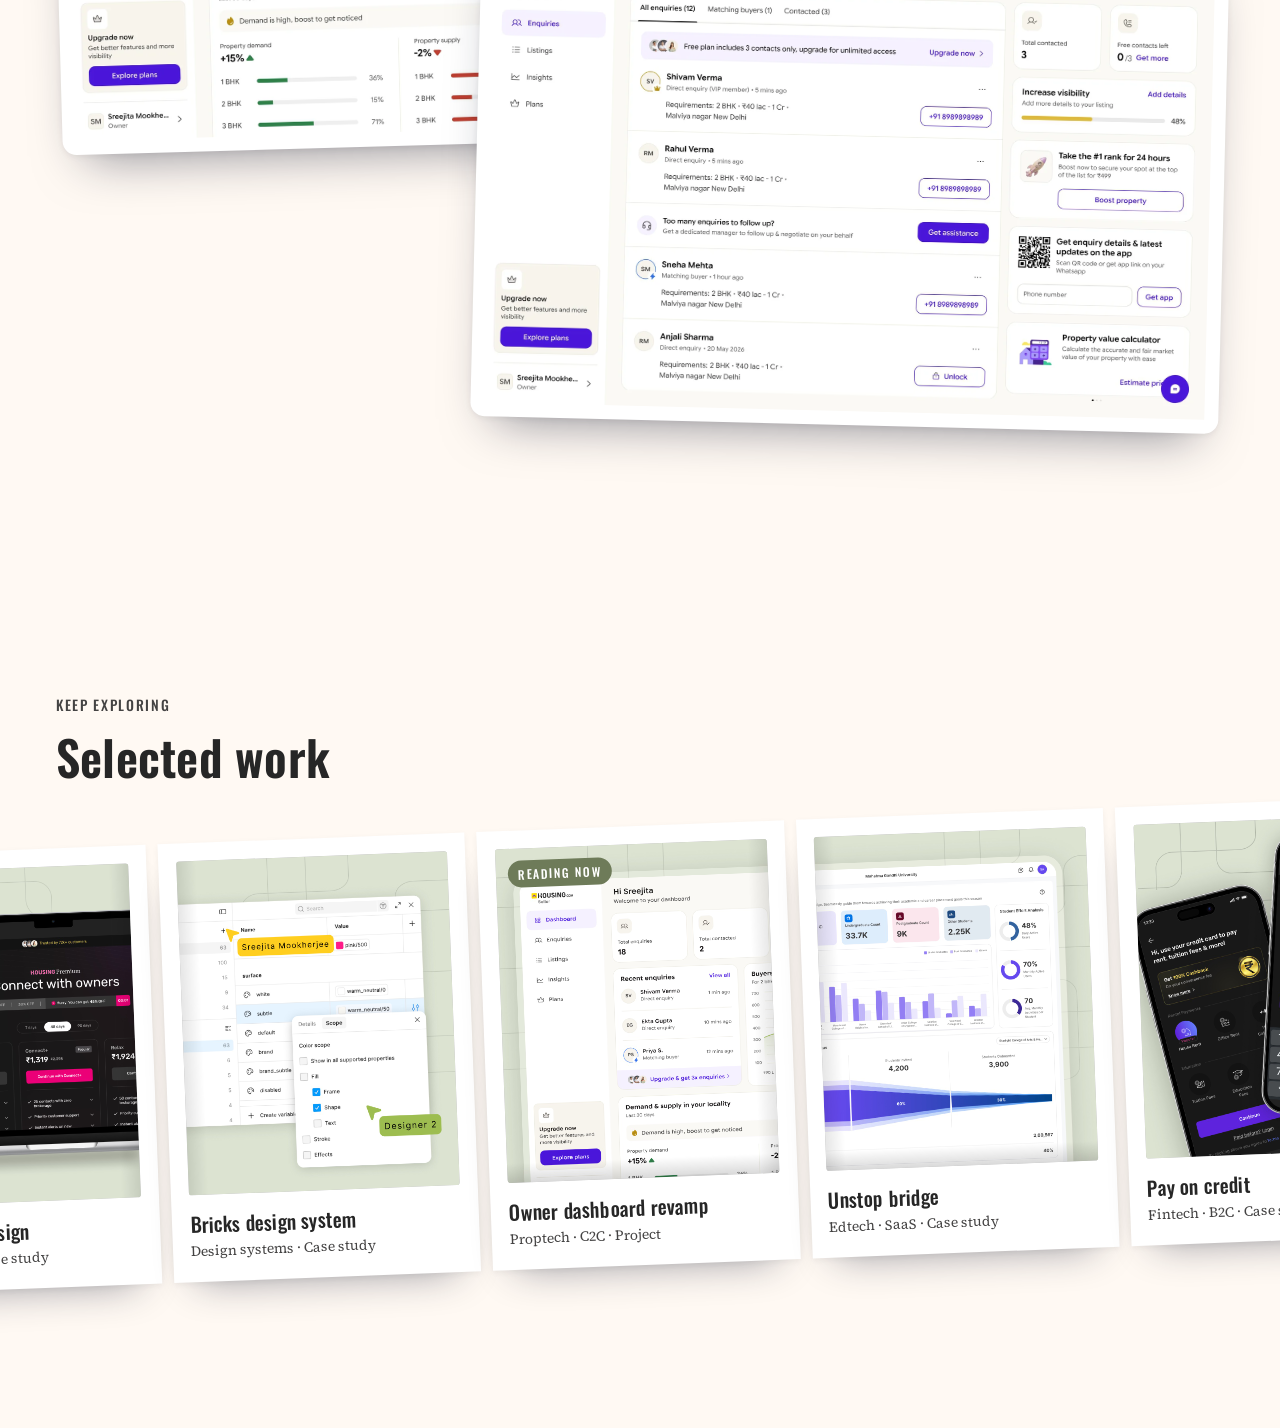
<file: work/owner-dashboard-revamp.html>
<!doctype html>
<html lang="en">
<head>
  <!-- Google tag (gtag.js) -->
  <script async src="https://www.googletagmanager.com/gtag/js?id=G-0ZFXKL6YER"></script>
  <script>
    window.dataLayer = window.dataLayer || [];
    function gtag(){dataLayer.push(arguments);}
    gtag('js', new Date());
    gtag('config', 'G-0ZFXKL6YER');
  </script>
  <meta charset="UTF-8" />
  <meta name="viewport" content="width=device-width, initial-scale=1.0" />
  <title>Owner dashboard revamp — Sreejita Mookherjee</title>
  <meta name="description" content="Free Owner Dashboard Revamp, Phase 1: redesigning the Housing.com owner dashboard around the owner&rsquo;s context, for the 95% of owners on the free plan." />
  <meta property="og:title" content="Owner dashboard revamp — Sreejita Mookherjee" />
  <meta property="og:description" content="Free Owner Dashboard Revamp, Phase 1: redesigning the Housing.com owner dashboard around the owner&rsquo;s context, for the 95% of owners on the free plan." />
  <meta property="og:image" content="https://sreejita-mookherjee.github.io/portfolio/assets/og/owner-dashboard-revamp.png" />
  <meta property="og:image:width" content="1200" />
  <meta property="og:image:height" content="630" />
  <meta property="og:url" content="https://sreejita-mookherjee.github.io/portfolio/work/owner-dashboard-revamp.html" />
  <meta property="og:type" content="article" />
  <meta property="og:site_name" content="Sreejita Mookherjee" />
  <meta name="twitter:card" content="summary_large_image" />
  <meta name="twitter:title" content="Owner dashboard revamp — Sreejita Mookherjee" />
  <meta name="twitter:description" content="Free Owner Dashboard Revamp, Phase 1: redesigning the Housing.com owner dashboard around the owner&rsquo;s context, for the 95% of owners on the free plan." />
  <meta name="twitter:image" content="https://sreejita-mookherjee.github.io/portfolio/assets/og/owner-dashboard-revamp.png" />
  <link rel="icon" type="image/png" sizes="32x32" href="../assets/favicon-32.png?v=4">
  <link rel="apple-touch-icon" href="../assets/apple-touch-icon.png?v=4">
  <link rel="preload" href="../assets/fonts/oswald-semibold.woff2" as="font" type="font/woff2" crossorigin>
  <link rel="stylesheet" href="../case-study.css?v=49">
  <script>document.documentElement.classList.add('js');</script>
</head>
<body id="top" style="--accent:#9cc63b;--accent-ink:#fff;--accent-text:#5f8a14;--accent-soft:#eef5dc">

  <header class="cs-top">
    <div class="cs-wrap">
      <a class="cs-back" href="../index.html#work">
        <svg viewBox="0 0 24 24" fill="none" stroke="currentColor" stroke-width="2.2" stroke-linecap="round" stroke-linejoin="round" aria-hidden="true"><path d="M19 12H5M11 6l-6 6 6 6"/></svg>
        Go back
      </a>
    </div>
  </header>

  <main>
    <!-- ===================== HERO ===================== -->
    <section class="cs-hero">
      <img class="cs-star" src="../assets/star.svg" alt="" style="left:3%;top:42%" />
      <img class="cs-star" src="../assets/star.svg" alt="" style="right:6%;top:30%;width:22px;height:22px" />
      <div class="cs-wrap">
        <div class="cs-reveal">
          <p class="cs-kicker"><b>Housing</b> Owner &middot; Proptech &middot; C2C</p>
          <h1 class="cs-h1">Designing for owners who aren&rsquo;t paying yet!</h1>
        </div>
        <div class="cs-hero__art cs-reveal">
          <div class="cs-solo" style="--w:1000px;margin-top:0"><figure class="cs-plain">
            <img src="../assets/case-studies/owner-dashboard/hero.webp" width="2200" height="1308" alt="The redesigned free owner dashboard on a laptop and a phone" fetchpriority="high" />
          </figure></div>
        </div>
        <div class="cs-reveal">
          <p class="cs-lede">Free Owner Dashboard Revamp &mdash; Phase 1</p>
          <dl class="cs-stats">
            <div><dt>Platforms</dt><dd>Desktop &middot; Mobile</dd></div>
            <div><dt>Why</dt><dd><strong>95%</strong> of owners on the free plan</dd></div>
          </dl>
        </div>
      </div>
    </section>
    <div class="cs-torn cs-torn--bottom">
    <section class="cs-section">
      <div class="cs-wrap">
        <div class="cs-body cs-reveal" style="max-width:820px">
          <h2 class="cs-h3">We looked at the experience before redesigning it</h2>
          <p>Audited the free owner journey across Dashboard, Enquiries, Plans and Insights, comparing paid vs free experiences across desktop and mobile.</p>
        </div>
        <ul class="cs-wins-grid cs-wins-grid--4 cs-reveal">
          <li class="cs-win"><h4>Too much competing for attention</h4><p>Ads, referrals, tools and essential actions all had the same visual weight.</p></li>
          <li class="cs-win"><h4>The dashboard wasn&rsquo;t built around the owner</h4><p>Relevant information was buried while irrelevant modules took up valuable space.</p></li>
          <li class="cs-win"><h4>Mobile felt like an afterthought</h4><p>A desktop first experience was being served to 70%+ mobile users.</p></li>
          <li class="cs-win"><h4>Upgrade had lost its meaning</h4><p>Constant upgrade banners created banner blindness instead of showing owners what they were missing.</p></li>
        </ul>
        <div class="cs-stagger cs-reveal">
          <figure class="cs-polaroid is-taped">
            <img src="../assets/case-studies/owner-dashboard/heatmap.webp" width="1400" height="647" alt="Heat map of the old dashboard: click rates under 1% on most modules" loading="lazy" />
            <figcaption>Heat map / click rate analysis</figcaption>
          </figure>
          <figure class="cs-polaroid is-taped">
            <img src="../assets/case-studies/owner-dashboard/banner-blindness.webp" width="1400" height="661" alt="Upgrade banners repeated across the old dashboard, highlighted" loading="lazy" />
            <figcaption>Banner blindness</figcaption>
          </figure>
        </div>
      </div>
    </section>
    </div>

    <section class="cs-section">
      <div class="cs-wrap">
        <h2 class="cs-h3 cs-reveal" style="margin-bottom:32px">The dashboard was busy, but not useful enough</h2>
        <figure class="cs-polaroid is-pinned cs-reveal" style="--rot:-0.6deg"><svg class="cs-clip" viewBox="0 0 40 124" aria-hidden="true"><path d="M14 22v74a10 10 0 0 0 20 0V16a14 14 0 0 0-28 0v76"/></svg>
          <img src="../assets/case-studies/owner-dashboard/busy.webp" width="2200" height="874" alt="Five screens of the old free dashboard, with click rates between 0.00% and 4.36%" loading="lazy" />
        </figure>
        <p class="cs-callout cs-callout--overlap cs-reveal">The problem wasn&rsquo;t a lack of information. It was a lack of hierarchy, relevance and reason to come back.</p>
      </div>
    </section>
    <div class="cs-torn cs-torn--bottom">
    <section class="cs-section">
      <div class="cs-wrap cs-center cs-reveal">
        <h2 class="cs-tag">Biggest <span>Problem</span></h2>
        <p class="cs-lede" style="margin-top:28px">Even with a lot of upgrade nudges, <b>almost 95%</b> of users are on free plan.<br />Hence, a more contextual redesign was needed.</p>
      </div>
    </section>
    </div>

    <section class="cs-section">
      <div class="cs-wrap cs-split cs-split--text-first">
        <div class="cs-split__text cs-body cs-reveal">
          <h2 class="cs-h3">Designed around the owner&rsquo;s context</h2>
          <p>The experience adapts to what the owner has, where they are in their journey, and what they need next.</p>
          <ul><li><b>Lifecycle based:</b> Content adapts to where the owner is, from no property to an active listing.</li><li><b>Relevant by default:</b> Show what matters now, and remove modules that aren&rsquo;t useful yet.</li></ul>
        </div>
        <figure class="cs-panel cs-reveal">
          <img src="../assets/case-studies/owner-dashboard/context-phones.webp" width="1400" height="1351" alt="Two mobile dashboards: one for an owner with no property yet, one for an owner with an active listing" loading="lazy" />
        </figure>
      </div>
    </section>
    <div class="cs-torn cs-torn--bottom">
    <section class="cs-section">
      <div class="cs-wrap cs-split cs-split--flip">
        <div class="cs-reveal" style="display:grid;gap:clamp(28px,3vw,40px)">
          <figure class="cs-polaroid is-pinned" style="--rot:-1.2deg"><svg class="cs-clip" viewBox="0 0 40 124" aria-hidden="true"><path d="M14 22v74a10 10 0 0 0 20 0V16a14 14 0 0 0-28 0v76"/></svg>
            <img src="../assets/case-studies/owner-dashboard/value-1.webp" width="1400" height="687" alt="Recent enquiries with a locked upgrade nudge, next to exclusive features" loading="lazy" />
          </figure>
          <figure class="cs-polaroid is-pinned" style="--rot:1deg"><svg class="cs-clip" viewBox="0 0 40 124" aria-hidden="true"><path d="M14 22v74a10 10 0 0 0 20 0V16a14 14 0 0 0-28 0v76"/></svg>
            <img src="../assets/case-studies/owner-dashboard/value-2.webp" width="1400" height="729" alt="Demand and supply in your locality: property demand +15%, supply -2%" loading="lazy" />
          </figure>
        </div>
        <div class="cs-split__text cs-body cs-reveal">
          <h2 class="cs-h3">Make the value gap visible</h2>
          <p>Instead of relying on upgrade banners, the redesign makes useful owner data and premium value visible in the same experience.</p>
          <ul><li><b>Value before monetisation:</b> Let owners understand what the product can do before asking them to upgrade.</li><li><b>One connected journey:</b> Dashboard, Enquiries, Plans and Insights work together across desktop and mobile.</li></ul>
        </div>
      </div>
    </section>
    </div>

    <section class="cs-section">
      <div class="cs-wrap">
        <div class="cs-center cs-reveal">
          <h2 class="cs-h3">Building the foundation for what comes next</h2>
          <p class="cs-lede">Phase 1 moves the owner dashboard from a one size fits all experience towards a more contextual product, where relevance comes first and monetisation has a clearer role.</p>
        </div>
        <div class="cs-stagger cs-stagger--wide cs-reveal">
          <figure class="cs-polaroid is-taped"><img src="../assets/case-studies/owner-dashboard/desktop-1.webp" width="1800" height="1151" alt="The redesigned desktop dashboard" loading="lazy" /></figure>
          <figure class="cs-polaroid is-taped"><img src="../assets/case-studies/owner-dashboard/desktop-2.webp" width="1800" height="1151" alt="The redesigned desktop enquiries page" loading="lazy" /></figure>
        </div>
      </div>
    </section>

    <section class="cs-more" aria-labelledby="more-work">
      <div class="cs-wrap cs-reveal">
        <p class="cs-kicker">Keep exploring</p>
        <h2 class="cs-h2" id="more-work">Selected work</h2>
      </div>
      <div class="cs-film" data-film-strip>
        <noscript><p class="cs-wrap"><a href="../index.html#work">See all selected work</a></p></noscript>
      </div>
    </section>
  </main>

  <script src="../case-study.js?v=10"></script>
  <script src="../analytics.js?v=4"></script>
  <!-- reading-progress bar with a tiny mini-me walking along it (three.js, self-hosted) -->
  <script type="importmap">{ "imports": { "three": "../assets/vendor/three/three.module.min.js", "three/addons/": "../assets/vendor/three/addons/" } }</script>
  <script type="module" src="../mini-me-walk.js?v=5"></script>
</body>
</html>
</file>
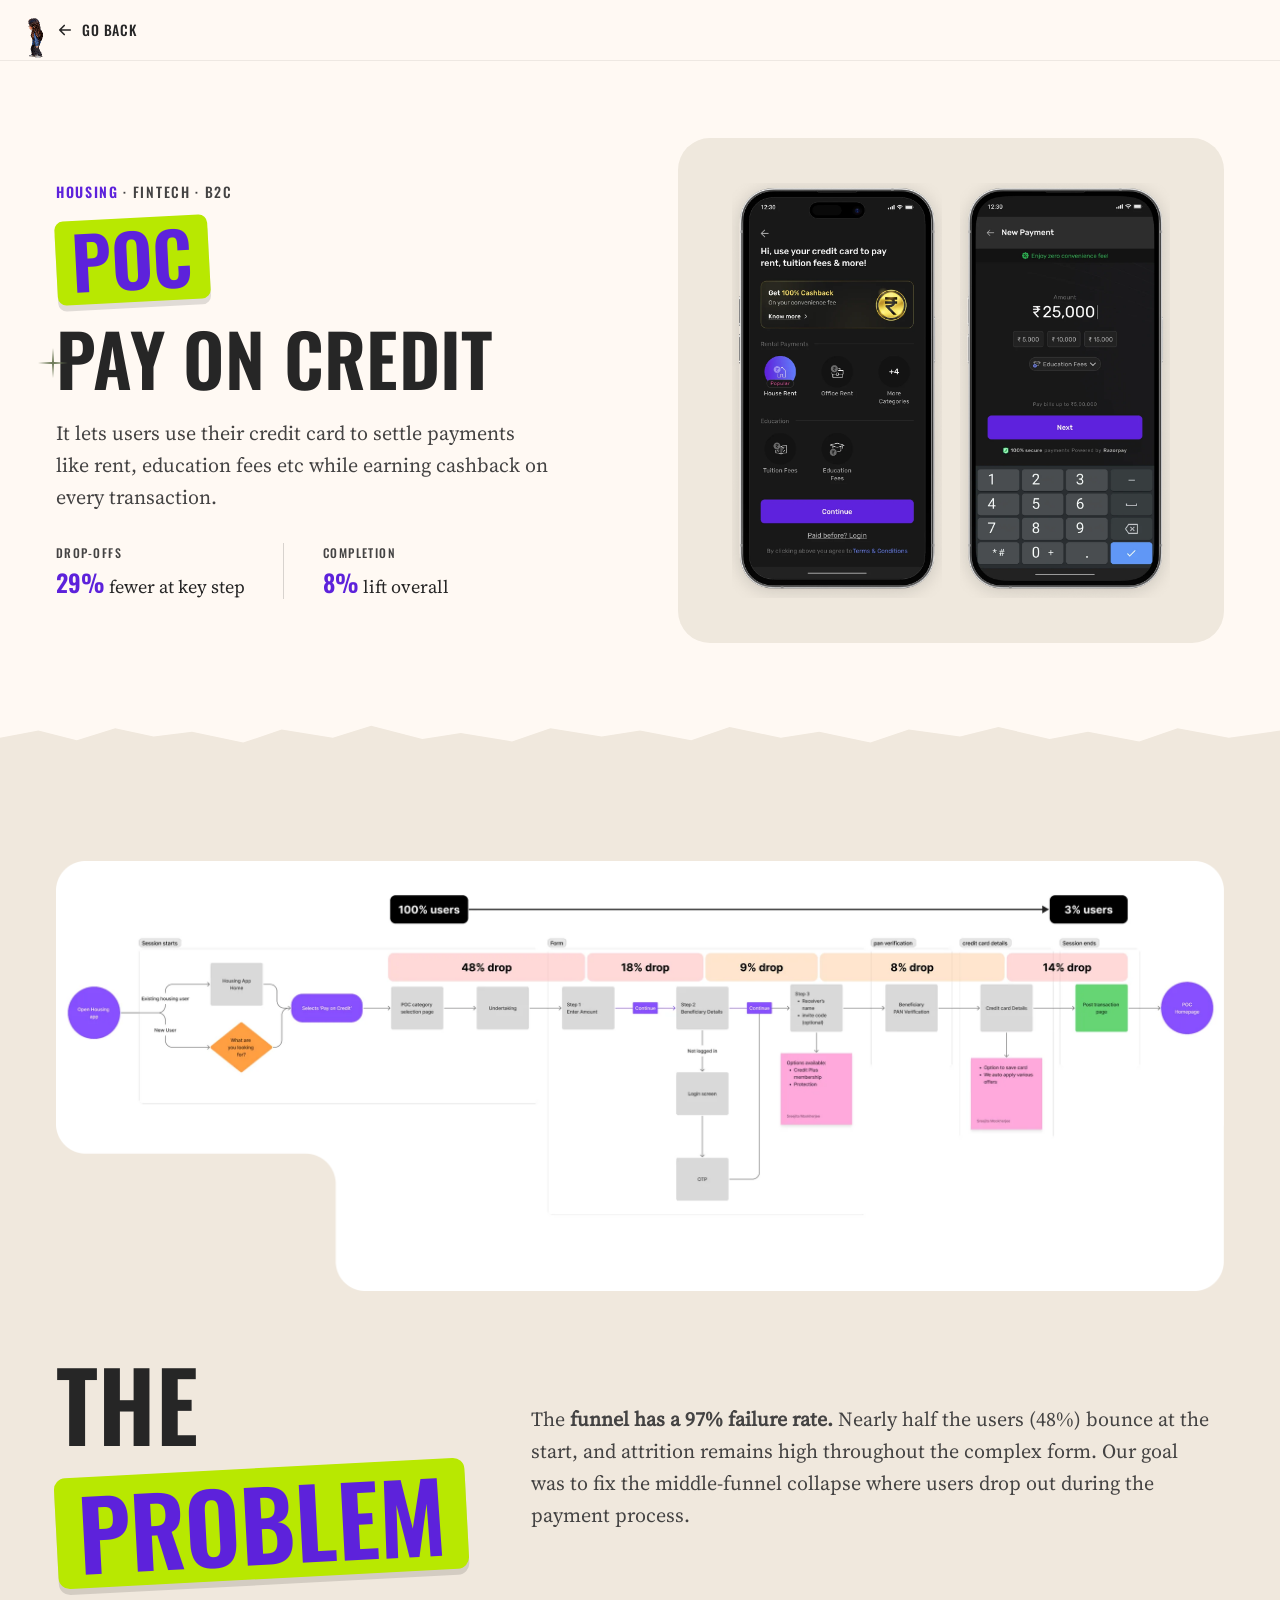
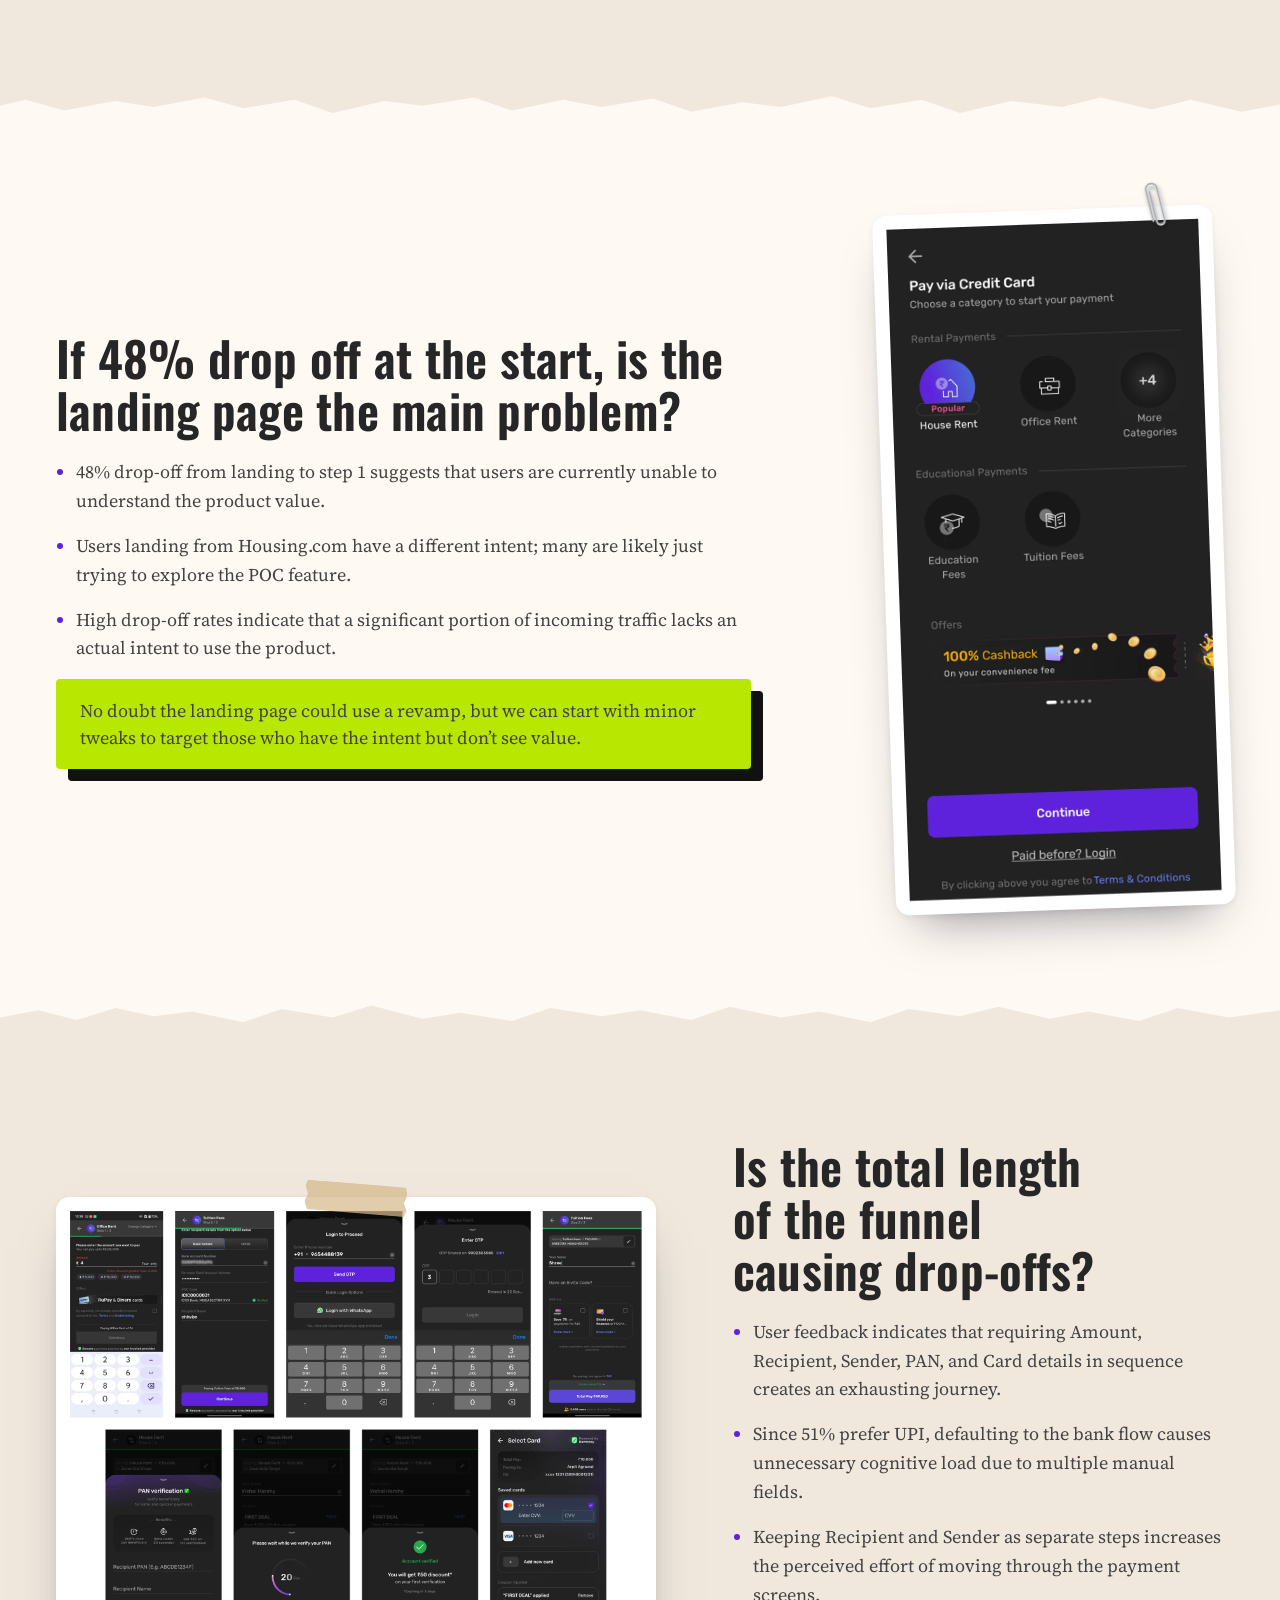
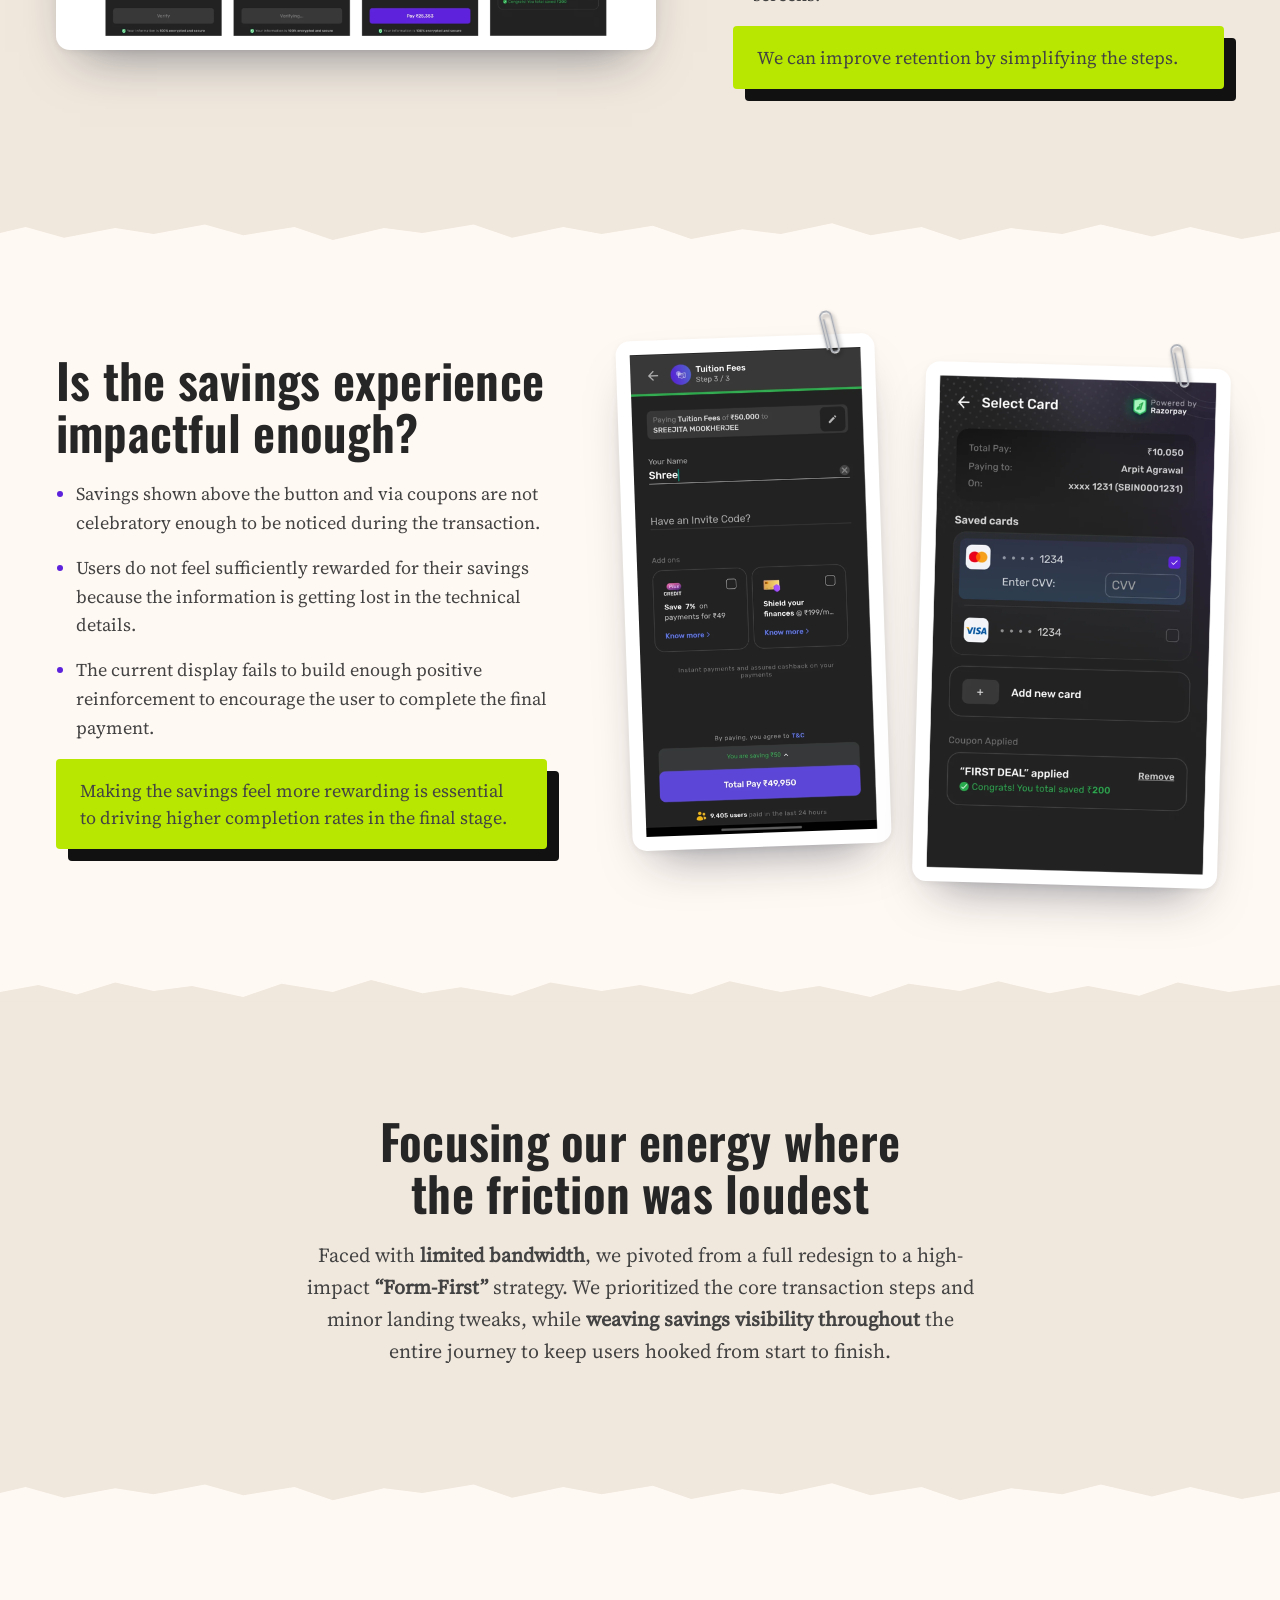
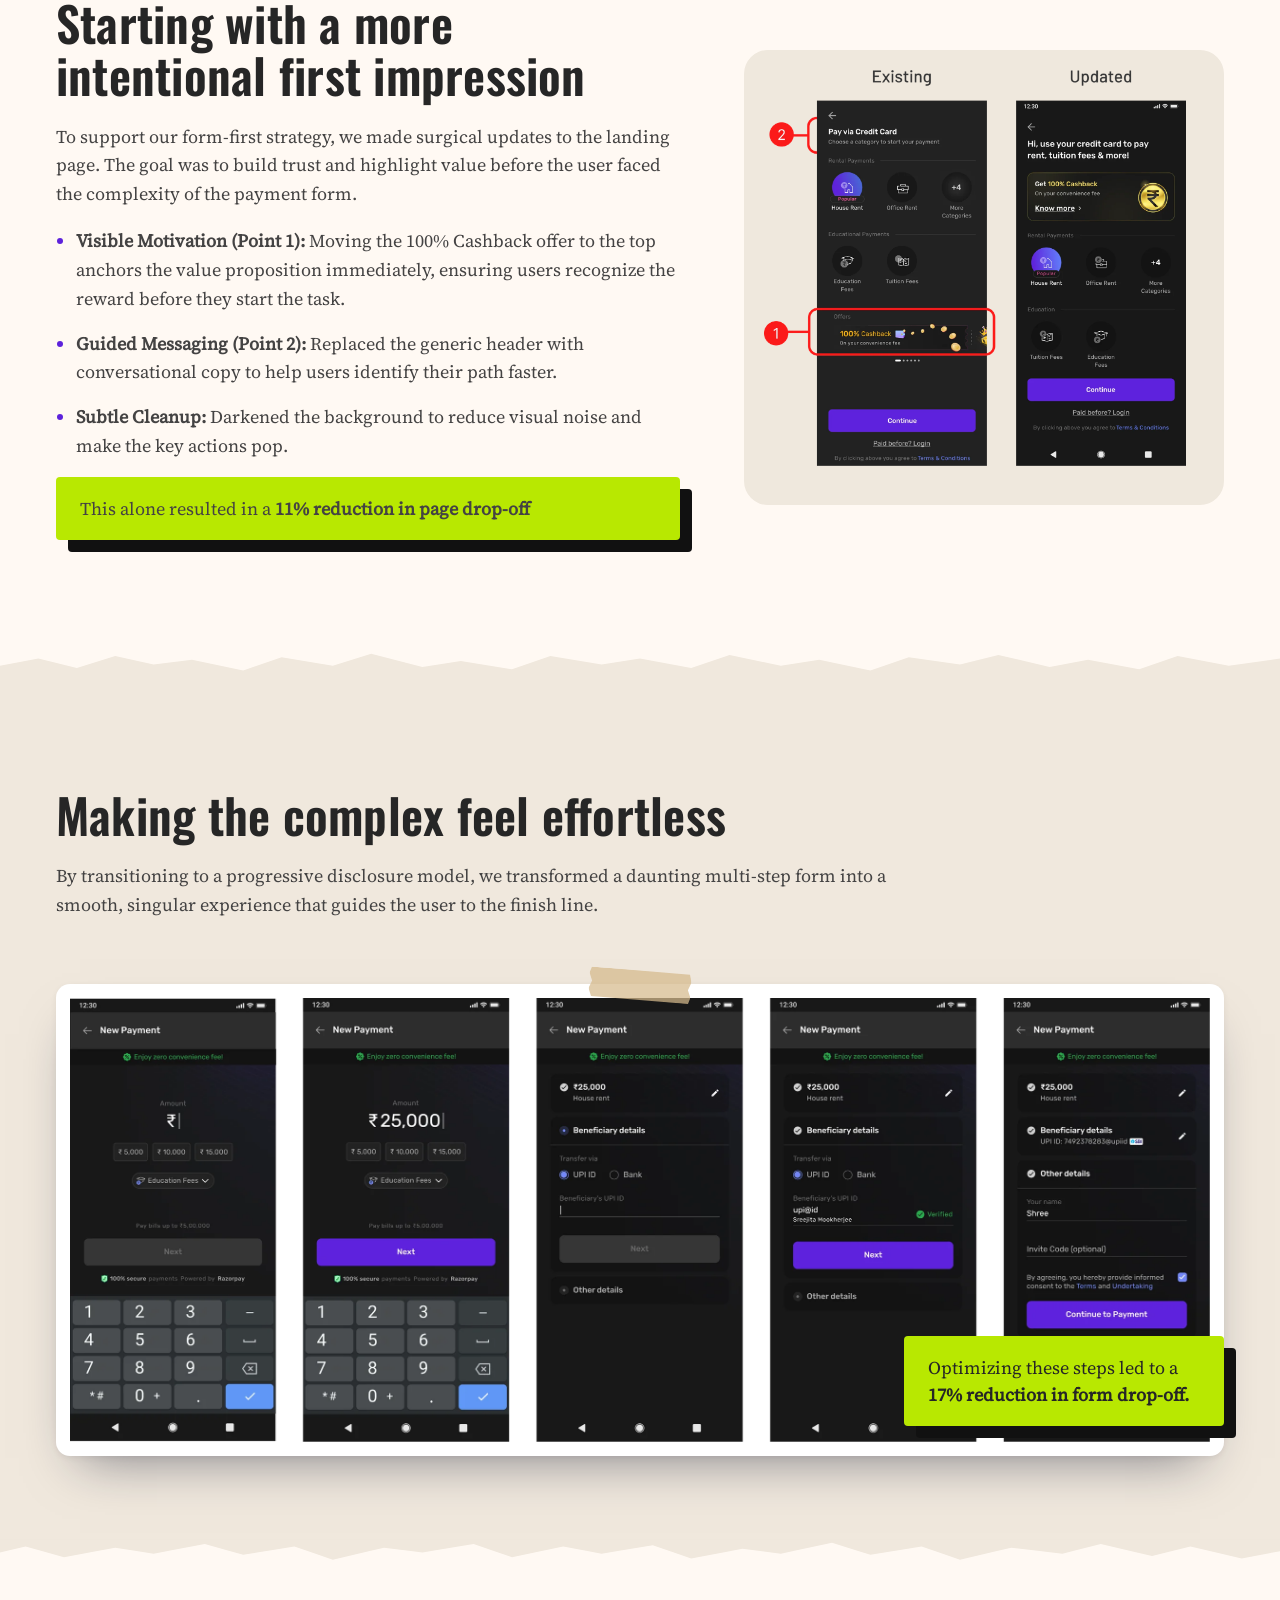
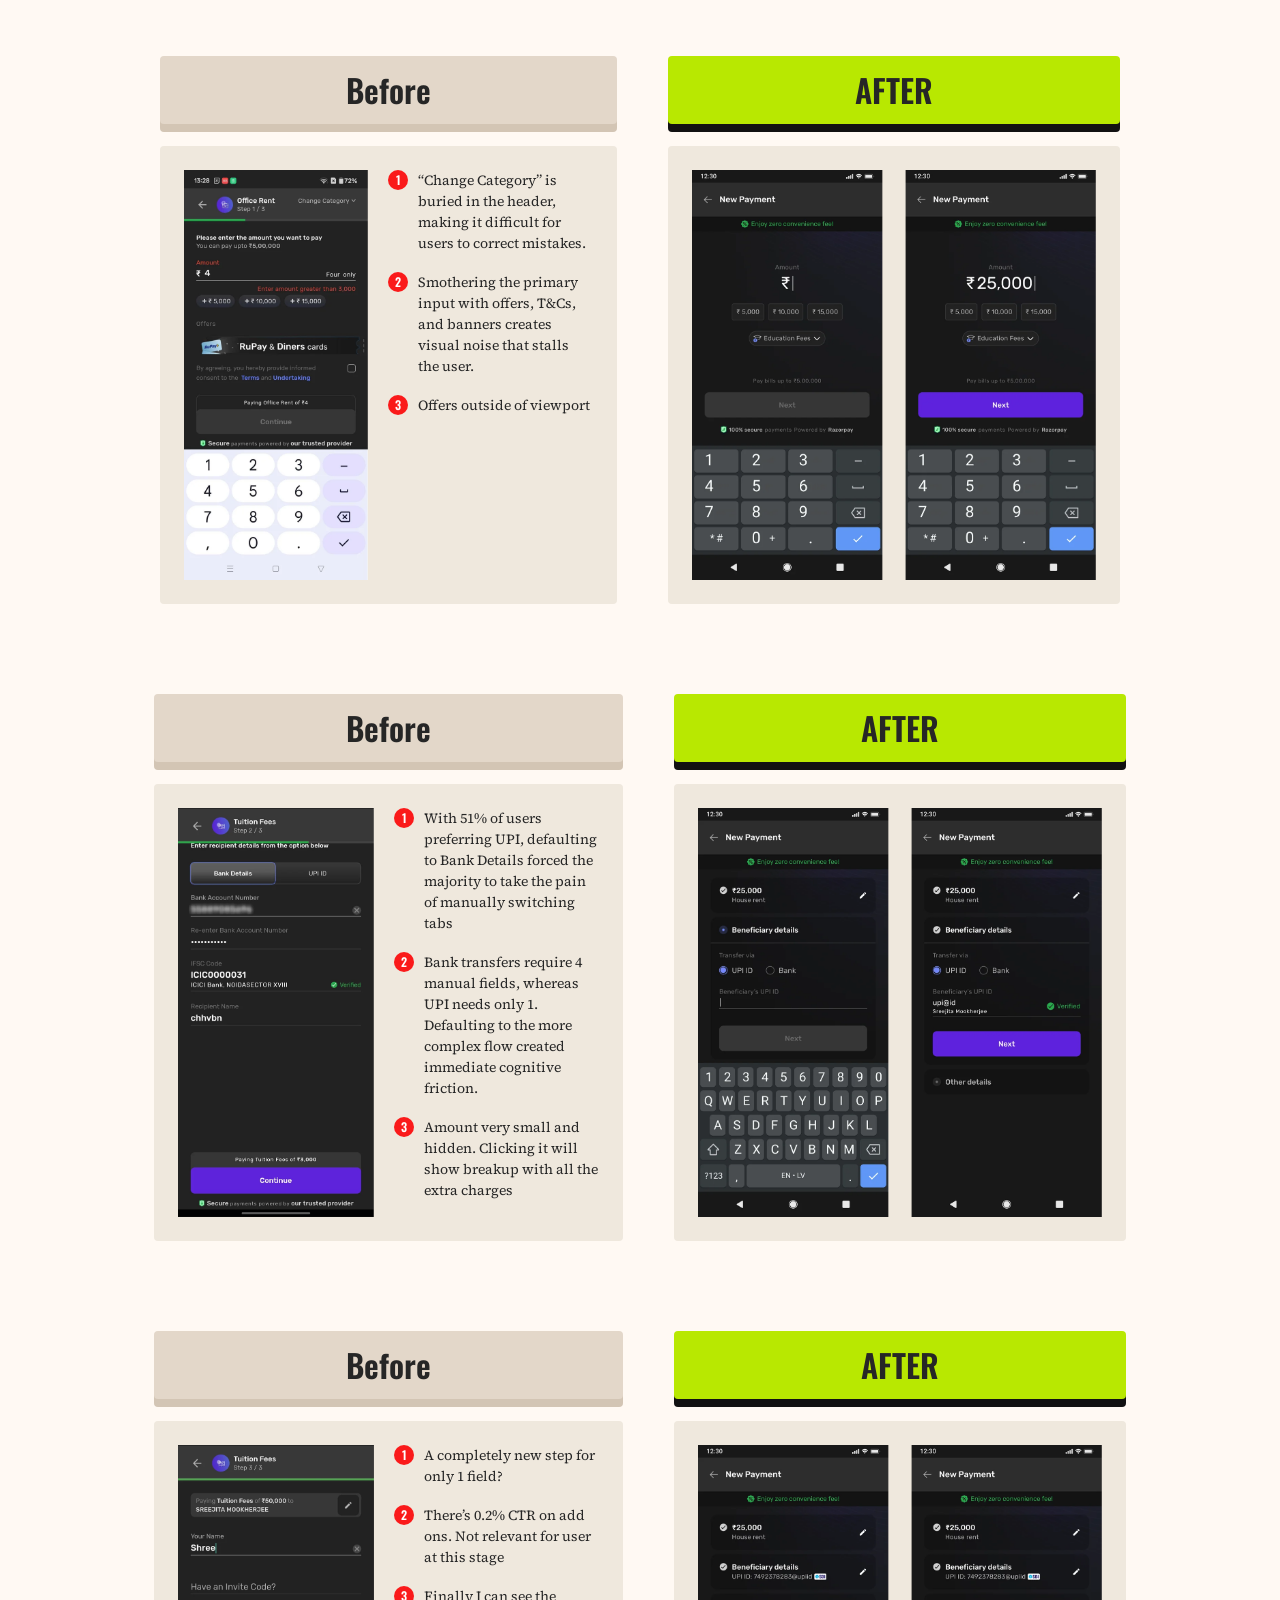
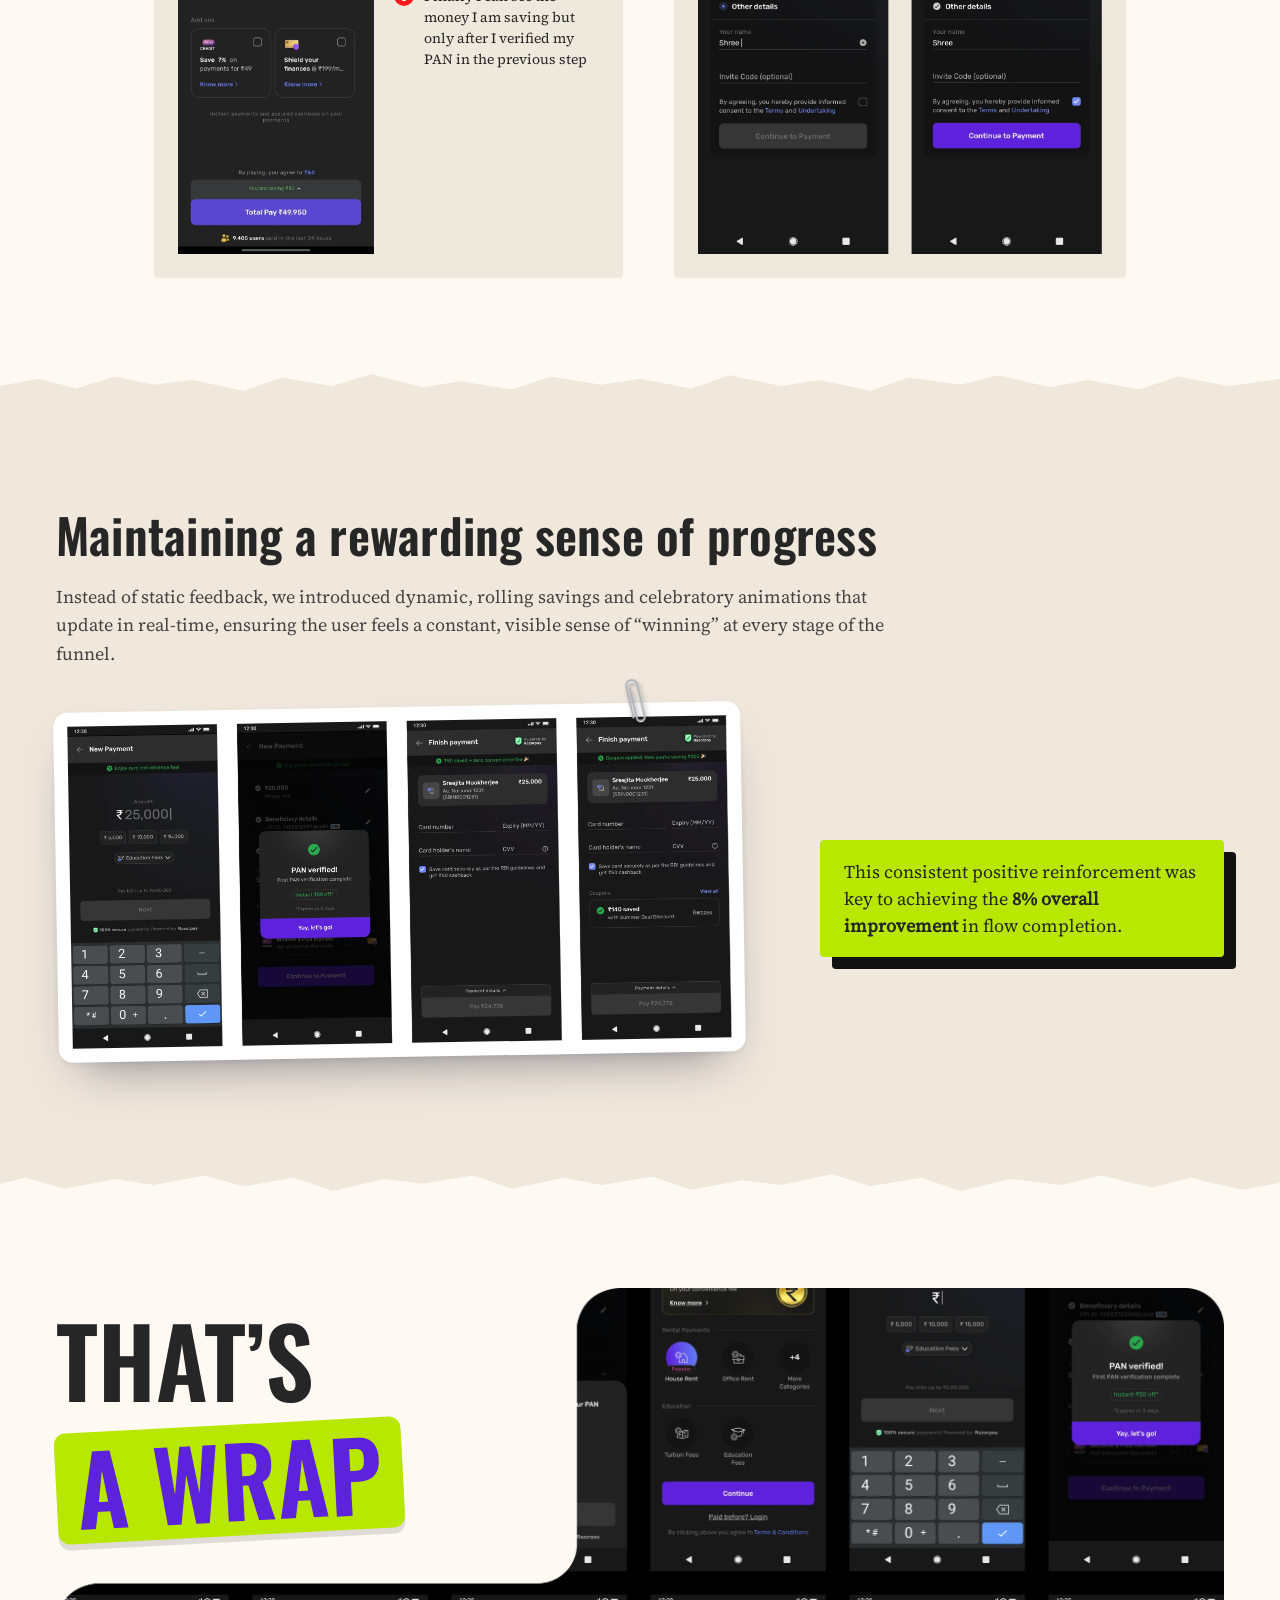
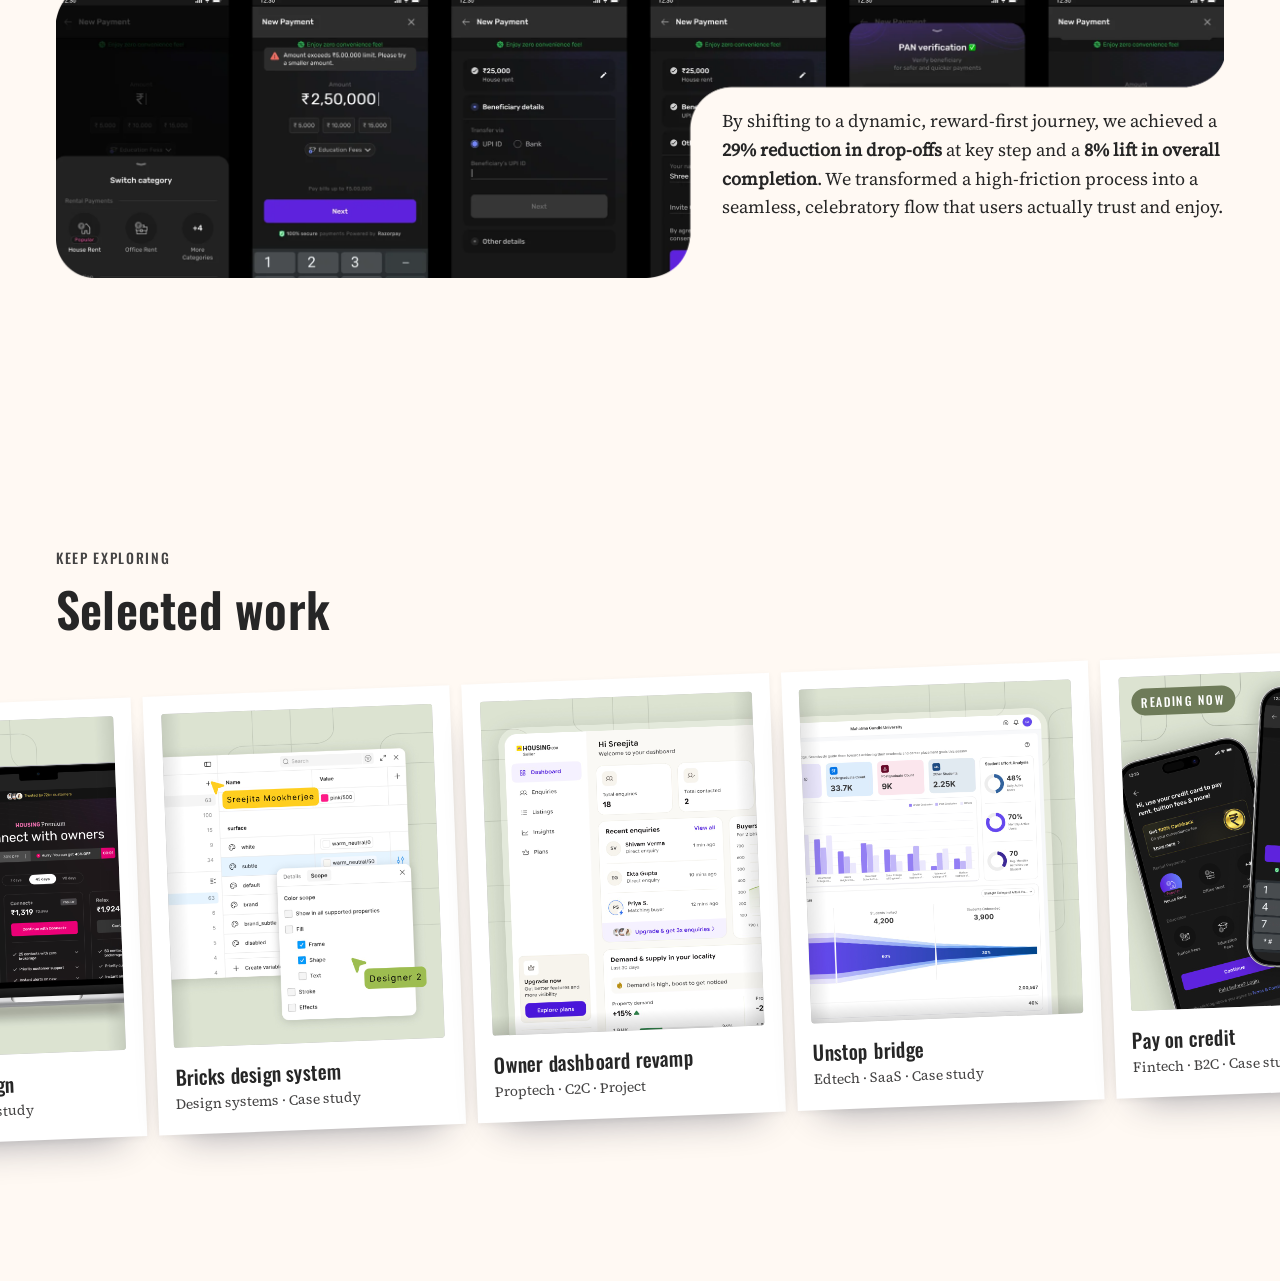
<file: work/pay-on-credit.html>
<!doctype html>
<html lang="en">
<head>
  <!-- Google tag (gtag.js) -->
  <script async src="https://www.googletagmanager.com/gtag/js?id=G-0ZFXKL6YER"></script>
  <script>
    window.dataLayer = window.dataLayer || [];
    function gtag(){dataLayer.push(arguments);}
    gtag('js', new Date());
    gtag('config', 'G-0ZFXKL6YER');
  </script>
  <meta charset="UTF-8" />
  <meta name="viewport" content="width=device-width, initial-scale=1.0" />
  <title>Pay on credit — Sreejita Mookherjee</title>
  <meta name="description" content="Pay on credit (POC): a form-first redesign of Housing.com&rsquo;s credit card payment flow that cut drop-offs at the key step by 29% and lifted completion by 8%." />
  <meta property="og:title" content="Pay on credit — Sreejita Mookherjee" />
  <meta property="og:description" content="Pay on credit (POC): a form-first redesign of Housing.com&rsquo;s credit card payment flow that cut drop-offs at the key step by 29% and lifted completion by 8%." />
  <meta property="og:image" content="https://sreejita-mookherjee.github.io/portfolio/assets/og/pay-on-credit.png" />
  <meta property="og:image:width" content="1200" />
  <meta property="og:image:height" content="630" />
  <meta property="og:url" content="https://sreejita-mookherjee.github.io/portfolio/work/pay-on-credit.html" />
  <meta property="og:type" content="article" />
  <meta property="og:site_name" content="Sreejita Mookherjee" />
  <meta name="twitter:card" content="summary_large_image" />
  <meta name="twitter:title" content="Pay on credit — Sreejita Mookherjee" />
  <meta name="twitter:description" content="Pay on credit (POC): a form-first redesign of Housing.com&rsquo;s credit card payment flow that cut drop-offs at the key step by 29% and lifted completion by 8%." />
  <meta name="twitter:image" content="https://sreejita-mookherjee.github.io/portfolio/assets/og/pay-on-credit.png" />
  <link rel="icon" type="image/png" sizes="32x32" href="../assets/favicon-32.png?v=4">
  <link rel="apple-touch-icon" href="../assets/apple-touch-icon.png?v=4">
  <link rel="preload" href="../assets/fonts/oswald-semibold.woff2" as="font" type="font/woff2" crossorigin>
  <link rel="stylesheet" href="../case-study.css?v=49">
  <script>document.documentElement.classList.add('js');</script>
</head>
<body id="top" style="--accent:#b8e801;--accent-ink:#5d22db;--accent-text:#5d22db;--accent-soft:#f1fbcc">

  <header class="cs-top">
    <div class="cs-wrap">
      <a class="cs-back" href="../index.html#work">
        <svg viewBox="0 0 24 24" fill="none" stroke="currentColor" stroke-width="2.2" stroke-linecap="round" stroke-linejoin="round" aria-hidden="true"><path d="M19 12H5M11 6l-6 6 6 6"/></svg>
        Go back
      </a>
    </div>
  </header>

  <main>
    <!-- ===================== HERO ===================== -->
    <section class="cs-hero cs-hero--side">
      <img class="cs-star" src="../assets/star.svg" alt="" style="left:3%;top:42%" />
      <div class="cs-wrap cs-hero__split">
        <div class="cs-reveal">
          <p class="cs-kicker"><b>Housing</b> &middot; Fintech &middot; B2C</p>
          <h2 class="cs-tag" style="font-size:var(--fs-h1)"><span>POC</span></h2>
          <h1 class="cs-h1" style="margin-top:18px">Pay on credit</h1>
          <p class="cs-lede">It lets users use their credit card to settle payments like rent, education fees etc while earning cashback on every transaction.</p>
          <dl class="cs-stats">
            <div><dt>Drop-offs</dt><dd><strong>29%</strong> fewer at key step</dd></div>
            <div><dt>Completion</dt><dd><strong>8%</strong> lift overall</dd></div>
          </dl>
        </div>
        <div class="cs-hero__art cs-reveal">
          <figure class="cs-panel cs-panel--duo" style="margin:0">
            <img src="../assets/case-studies/poc/hero-landing.webp" width="700" height="1387" alt="Pay on credit landing: use your credit card to pay rent, tuition fees and more" fetchpriority="high" />
            <img src="../assets/case-studies/poc/hero-payment.webp" width="700" height="1382" alt="The new payment screen with the amount field and keypad" fetchpriority="high" />
          </figure>
        </div>
      </div>
    </section>
    <div class="cs-torn cs-torn--bottom">
    <section class="cs-section">
      <div class="cs-wrap">
        <figure class="cs-plain cs-reveal" style="margin:0">
          <img src="../assets/case-studies/poc/funnel.webp" width="2400" height="884" alt="The payment funnel: from 100% of users to 3%, with a 48% drop at the start and 18%, 9%, 8% and 14% drops after" loading="lazy" />
        </figure>
        <div class="cs-split cs-split--tag cs-reveal" style="margin-top:clamp(40px,5vw,64px)">
          <h2 class="cs-tag" style="flex-direction:column;align-items:flex-start">The <span>Problem</span></h2>
          <p class="cs-lede" style="margin:0;text-align:left">The <b>funnel has a 97% failure rate.</b> Nearly half the users (48%) bounce at the start, and attrition remains high throughout the complex form. Our goal was to fix the middle-funnel collapse where users drop out during the payment process.</p>
        </div>
      </div>
    </section>
    </div>

    <section class="cs-section">
      <div class="cs-wrap cs-split cs-split--text-first cs-split--lean">
        <div class="cs-split__text cs-body cs-reveal">
          <h2 class="cs-h3">If 48% drop off at the start, is the landing page the main problem?</h2>
          <ul><li>48% drop-off from landing to step 1 suggests that users are currently unable to understand the product value.</li><li>Users landing from Housing.com have a different intent; many are likely just trying to explore the POC feature.</li><li>High drop-off rates indicate that a significant portion of incoming traffic lacks an actual intent to use the product.</li></ul>
          <p class="cs-callout cs-reveal">No doubt the landing page could use a revamp, but we can start with minor tweaks to target those who have the intent but don&rsquo;t see value.</p>
        </div>
        <div class="cs-reveal cs-lean-media" style="width:min(100%,340px)">
          <figure class="cs-polaroid is-pinned"><svg class="cs-clip" viewBox="0 0 40 124" aria-hidden="true"><path d="M14 22v74a10 10 0 0 0 20 0V16a14 14 0 0 0-28 0v76"/></svg>
            <img src="../assets/case-studies/poc/landing.webp" width="700" height="1508" alt="The original Pay via Credit Card landing screen" loading="lazy" />
          </figure>
        </div>
      </div>
    </section>
    <div class="cs-torn cs-torn--bottom">
    <section class="cs-section">
      <div class="cs-wrap cs-split cs-split--flip">
        <figure class="cs-polaroid is-taped cs-reveal" style="--rot:-3deg">
          <img src="../assets/case-studies/poc/funnel-screens.webp" width="1800" height="1339" alt="Every screen of the original payment funnel: amount, recipient, sender, PAN and card details" loading="lazy" />
        </figure>
        <div class="cs-split__text cs-body cs-reveal">
          <h2 class="cs-h3">Is the total length of the funnel causing drop-offs?</h2>
          <ul><li>User feedback indicates that requiring Amount, Recipient, Sender, PAN, and Card details in sequence creates an exhausting journey.</li><li>Since 51% prefer UPI, defaulting to the bank flow causes unnecessary cognitive load due to multiple manual fields.</li><li>Keeping Recipient and Sender as separate steps increases the perceived effort of moving through the payment screens.</li></ul>
          <p class="cs-callout cs-reveal">We can improve retention by simplifying the steps.</p>
        </div>
      </div>
    </section>
    </div>

    <section class="cs-section">
      <div class="cs-wrap cs-split cs-split--text-first">
        <div class="cs-split__text cs-body cs-reveal">
          <h2 class="cs-h3">Is the savings experience impactful enough?</h2>
          <ul><li>Savings shown above the button and via coupons are not celebratory enough to be noticed during the transaction.</li><li>Users do not feel sufficiently rewarded for their savings because the information is getting lost in the technical details.</li><li>The current display fails to build enough positive reinforcement to encourage the user to complete the final payment.</li></ul>
          <p class="cs-callout cs-reveal">Making the savings feel more rewarding is essential to driving higher completion rates in the final stage.</p>
        </div>
        <div class="cs-pol-pair cs-reveal" style="--a:0.479fr;--b:0.564fr">
          <figure class="cs-polaroid is-pinned"><svg class="cs-clip" viewBox="0 0 40 124" aria-hidden="true"><path d="M14 22v74a10 10 0 0 0 20 0V16a14 14 0 0 0-28 0v76"/></svg>
            <img src="../assets/case-studies/poc/savings-1.webp" width="791" height="1650" alt="The old sender details step: add-ons and a small savings note above the button" loading="lazy" />
          </figure>
          <figure class="cs-polaroid is-pinned"><svg class="cs-clip" viewBox="0 0 40 124" aria-hidden="true"><path d="M14 22v74a10 10 0 0 0 20 0V16a14 14 0 0 0-28 0v76"/></svg>
            <img src="../assets/case-studies/poc/savings-2.webp" width="900" height="1597" alt="The old card selection step: the applied coupon tucked at the bottom" loading="lazy" />
          </figure>
        </div>
      </div>
    </section>
    <div class="cs-torn cs-torn--bottom">
    <section class="cs-section">
      <div class="cs-wrap cs-center cs-reveal" style="max-width:960px">
        <h2 class="cs-h2" style="text-wrap:balance">Focusing our energy where the friction was loudest</h2>
        <p class="cs-lede">Faced with <b>limited bandwidth</b>, we pivoted from a full redesign to a high-impact <b>&ldquo;Form-First&rdquo;</b> strategy. We prioritized the core transaction steps and minor landing tweaks, while <b>weaving savings visibility throughout</b> the entire journey to keep users hooked from start to finish.</p>
      </div>
    </section>
    </div>

    <section class="cs-section">
      <div class="cs-wrap cs-split cs-split--text-first cs-split--lean cs-split--lean-wide">
        <div class="cs-split__text cs-body cs-reveal">
          <h2 class="cs-h3">Starting with a more intentional first impression</h2>
          <p>To support our form-first strategy, we made surgical updates to the landing page. The goal was to build trust and highlight value before the user faced the complexity of the payment form.</p>
          <ul><li><b>Visible Motivation (Point 1):</b> Moving the 100% Cashback offer to the top anchors the value proposition immediately, ensuring users recognize the reward before they start the task.</li><li><b>Guided Messaging (Point 2):</b> Replaced the generic header with conversational copy to help users identify their path faster.</li><li><b>Subtle Cleanup:</b> Darkened the background to reduce visual noise and make the key actions pop.</li></ul>
          <p class="cs-callout cs-reveal">This alone resulted in a <b>11% reduction in page drop-off</b></p>
        </div>
        <figure class="cs-panel cs-panel--tight cs-lean-media cs-reveal" style="padding-right:clamp(24px,3vw,40px);padding-bottom:clamp(24px,3vw,40px)">
          <img src="../assets/case-studies/poc/landing-compare.webp" width="1400" height="1315" alt="The landing screen, existing vs updated: the cashback offer moved to the top (1) and a conversational header (2)" loading="lazy" />
        </figure>
      </div>
    </section>
    <div class="cs-torn cs-torn--bottom">
    <section class="cs-section">
      <div class="cs-wrap">
        <div class="cs-body cs-reveal" style="max-width:860px">
          <h2 class="cs-h3">Making the complex feel effortless</h2>
          <p>By transitioning to a progressive disclosure model, we transformed a daunting multi-step form into a smooth, singular experience that guides the user to the finish line.</p>
        </div>
        <figure class="cs-polaroid is-taped cs-reveal" style="--rot:1.8deg;margin-top:clamp(40px,5vw,64px)">
          <img src="../assets/case-studies/poc/form-steps.webp" width="2400" height="935" alt="The new single payment form, step by step: amount, beneficiary, other details" loading="lazy" />
        </figure>
        <p class="cs-callout cs-callout--side cs-reveal">Optimizing these steps led to a <b>17% reduction in form drop-off.</b></p>
      </div>
    </section>
    </div>

    <section class="cs-section">
      <div class="cs-wrap">
        <div class="cs-ba cs-reveal">
          <div>
            <h3 class="cs-ba__head">Before</h3>
            <div class="cs-ba__body cs-ba__before">
              <img src="../assets/case-studies/poc/before-1.webp" width="540" height="1200" alt="The old amount screen" loading="lazy" />
              <ol class="cs-notes"><li>&ldquo;Change Category&rdquo; is buried in the header, making it difficult for users to correct mistakes.</li><li>Smothering the primary input with offers, T&amp;Cs, and banners creates visual noise that stalls the user.</li><li>Offers outside of viewport</li></ol>
            </div>
          </div>
          <div class="is-after">
            <h3 class="cs-ba__head">After</h3>
            <div class="cs-ba__body"><img src="../assets/case-studies/poc/after-1.webp" width="1183" height="1200" alt="The new amount step: a clean amount field, then Next" loading="lazy" /></div>
          </div>
        </div>

        <div class="cs-ba cs-reveal">
          <div>
            <h3 class="cs-ba__head">Before</h3>
            <div class="cs-ba__body cs-ba__before">
              <img src="../assets/case-studies/poc/before-2.webp" width="575" height="1200" alt="The old recipient details screen, defaulting to bank details" loading="lazy" />
              <ol class="cs-notes"><li>With 51% of users preferring UPI, defaulting to Bank Details forced the majority to take the pain of manually switching tabs</li><li>Bank transfers require 4 manual fields, whereas UPI needs only 1. Defaulting to the more complex flow created immediate cognitive friction.</li><li>Amount very small and hidden. Clicking it will show breakup with all the extra charges</li></ol>
            </div>
          </div>
          <div class="is-after">
            <h3 class="cs-ba__head">After</h3>
            <div class="cs-ba__body"><img src="../assets/case-studies/poc/after-2.webp" width="1183" height="1200" alt="The new beneficiary step, defaulting to UPI" loading="lazy" /></div>
          </div>
        </div>

        <div class="cs-ba cs-reveal">
          <div>
            <h3 class="cs-ba__head">Before</h3>
            <div class="cs-ba__body cs-ba__before">
              <img src="../assets/case-studies/poc/before-3.webp" width="575" height="1200" alt="The old sender details screen with add-ons" loading="lazy" />
              <ol class="cs-notes"><li>A completely new step for only 1 field?</li><li>There&rsquo;s 0.2% CTR on add ons. Not relevant for user at this stage</li><li>Finally I can see the money I am saving but only after I verified my PAN in the previous step</li></ol>
            </div>
          </div>
          <div class="is-after">
            <h3 class="cs-ba__head">After</h3>
            <div class="cs-ba__body"><img src="../assets/case-studies/poc/after-3.webp" width="1183" height="1200" alt="The new other-details step folded into the same form" loading="lazy" /></div>
          </div>
        </div>

      </div>
    </section>
    <div class="cs-torn cs-torn--bottom">
    <section class="cs-section">
      <div class="cs-wrap">
        <div class="cs-body cs-reveal" style="max-width:860px">
          <h2 class="cs-h3">Maintaining a rewarding sense of progress</h2>
          <p>Instead of static feedback, we introduced dynamic, rolling savings and celebratory animations that update in real-time, ensuring the user feels a constant, visible sense of &ldquo;winning&rdquo; at every stage of the funnel.</p>
        </div>
        <div class="cs-split cs-split--wide cs-reveal" style="margin-top:clamp(24px,3vw,40px)">
          <figure class="cs-polaroid is-pinned" style="--rot:-1deg"><svg class="cs-clip" viewBox="0 0 40 124" aria-hidden="true"><path d="M14 22v74a10 10 0 0 0 20 0V16a14 14 0 0 0-28 0v76"/></svg>
            <img src="../assets/case-studies/poc/progress.webp" width="2400" height="1173" alt="Rolling savings and a PAN verified celebration through the payment steps" loading="lazy" />
          </figure>
          <p class="cs-callout cs-reveal">This consistent positive reinforcement was key to achieving the <b>8% overall improvement</b> in flow completion.</p>
        </div>
      </div>
    </section>
    </div>

    <section class="cs-section">
      <div class="cs-wrap cs-wrapup cs-reveal">
        <h2 class="cs-tag">That&rsquo;s <span>A wrap</span></h2>
        <img src="../assets/case-studies/poc/wrap.webp" width="2400" height="1213" alt="A collage of the redesigned Pay on credit screens" loading="lazy" />
        <p class="cs-body cs-wrapup__text">By shifting to a dynamic, reward-first journey, we achieved a <b>29% reduction in drop-offs</b> at key step and a <b>8% lift in overall completion</b>. We transformed a high-friction process into a seamless, celebratory flow that users actually trust and enjoy.</p>
      </div>
    </section>

    <section class="cs-more" aria-labelledby="more-work">
      <div class="cs-wrap cs-reveal">
        <p class="cs-kicker">Keep exploring</p>
        <h2 class="cs-h2" id="more-work">Selected work</h2>
      </div>
      <div class="cs-film" data-film-strip>
        <noscript><p class="cs-wrap"><a href="../index.html#work">See all selected work</a></p></noscript>
      </div>
    </section>
  </main>

  <script src="../case-study.js?v=10"></script>
  <script src="../analytics.js?v=4"></script>
  <!-- reading-progress bar with a tiny mini-me walking along it (three.js, self-hosted) -->
  <script type="importmap">{ "imports": { "three": "../assets/vendor/three/three.module.min.js", "three/addons/": "../assets/vendor/three/addons/" } }</script>
  <script type="module" src="../mini-me-walk.js?v=5"></script>
</body>
</html>
</file>
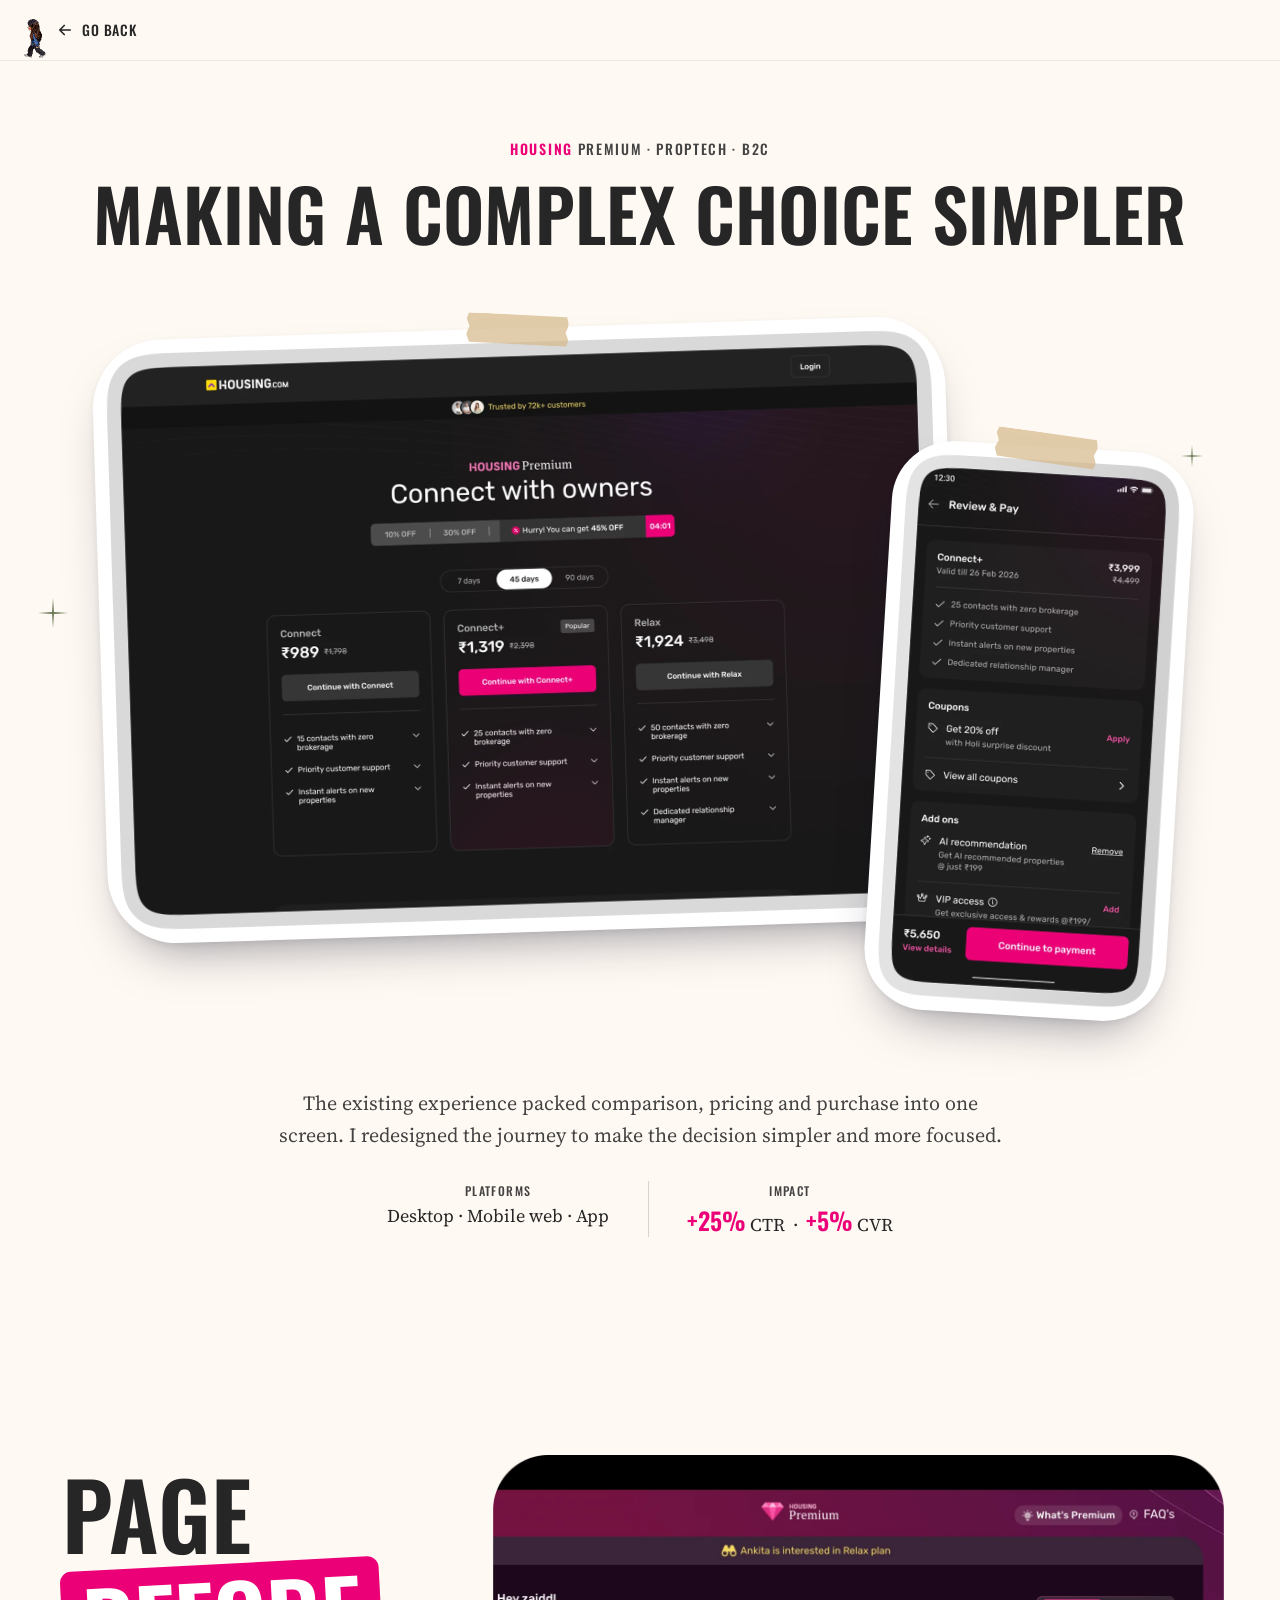
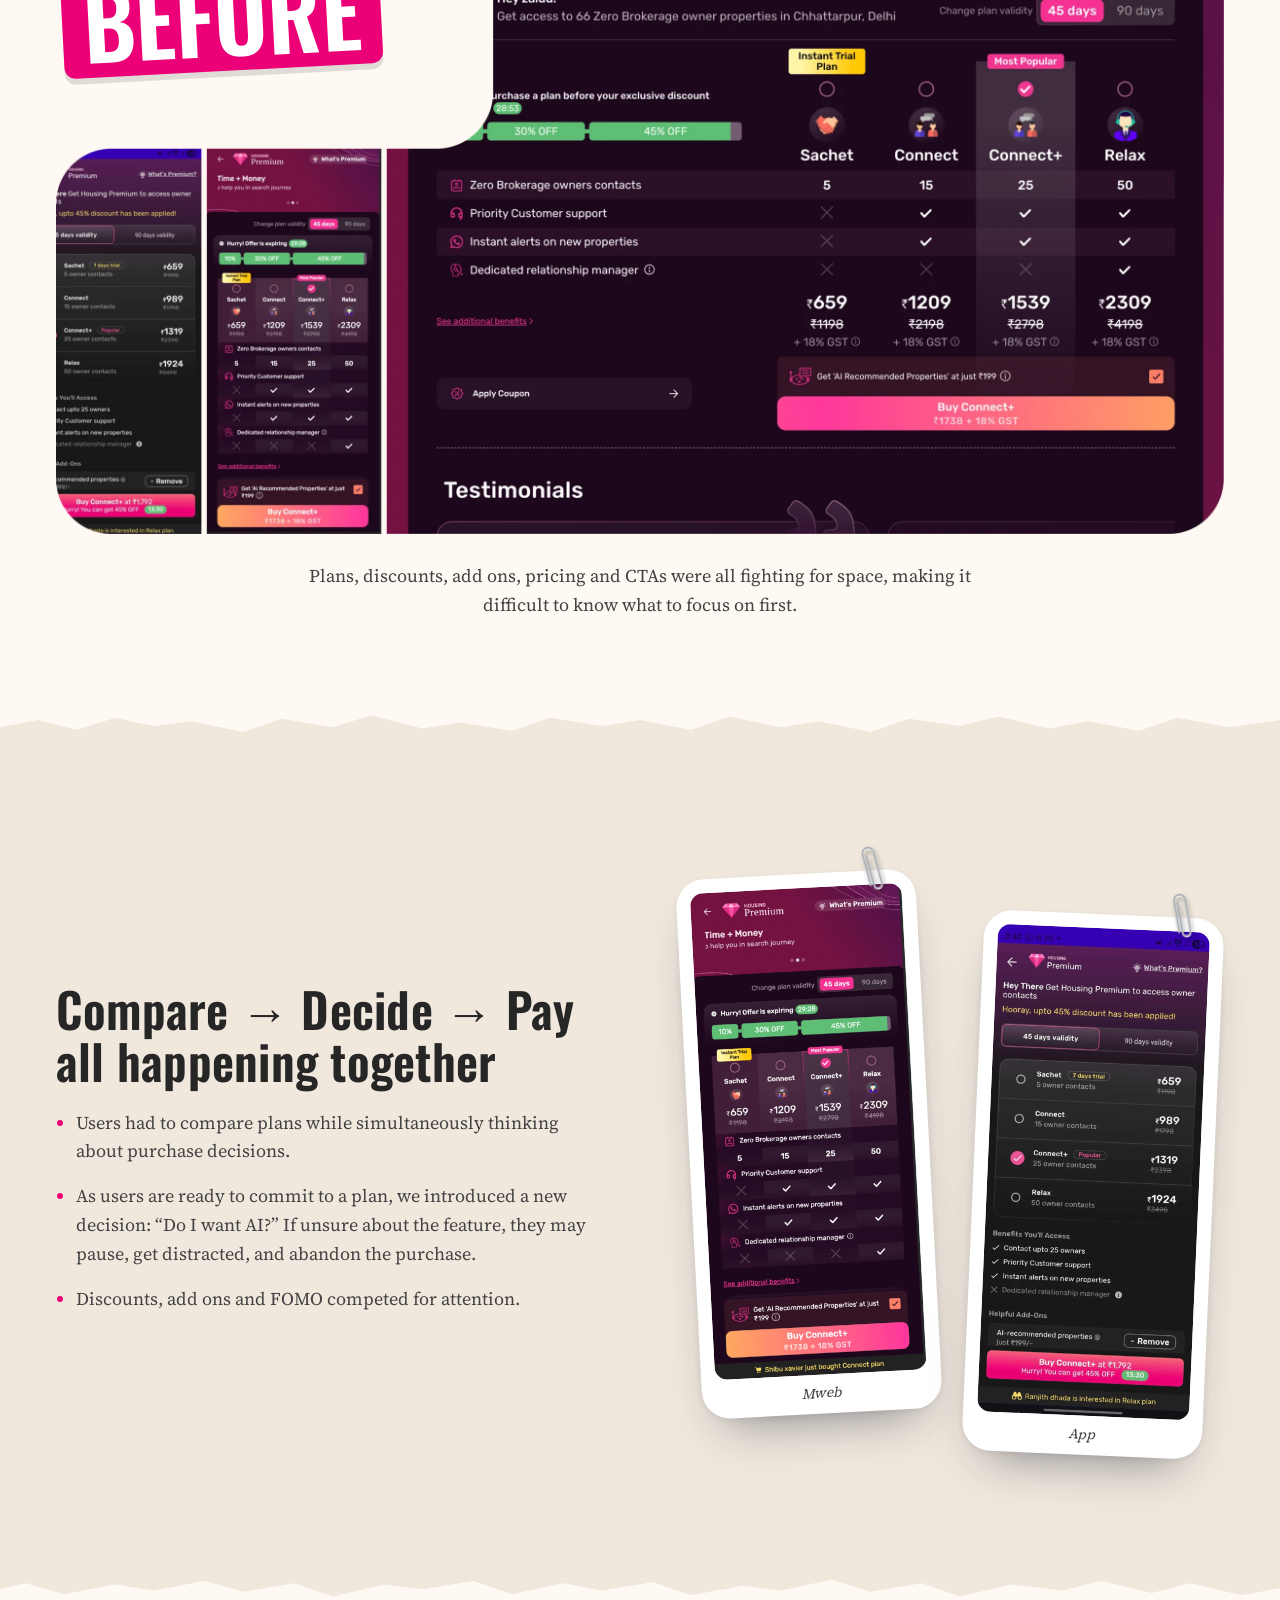
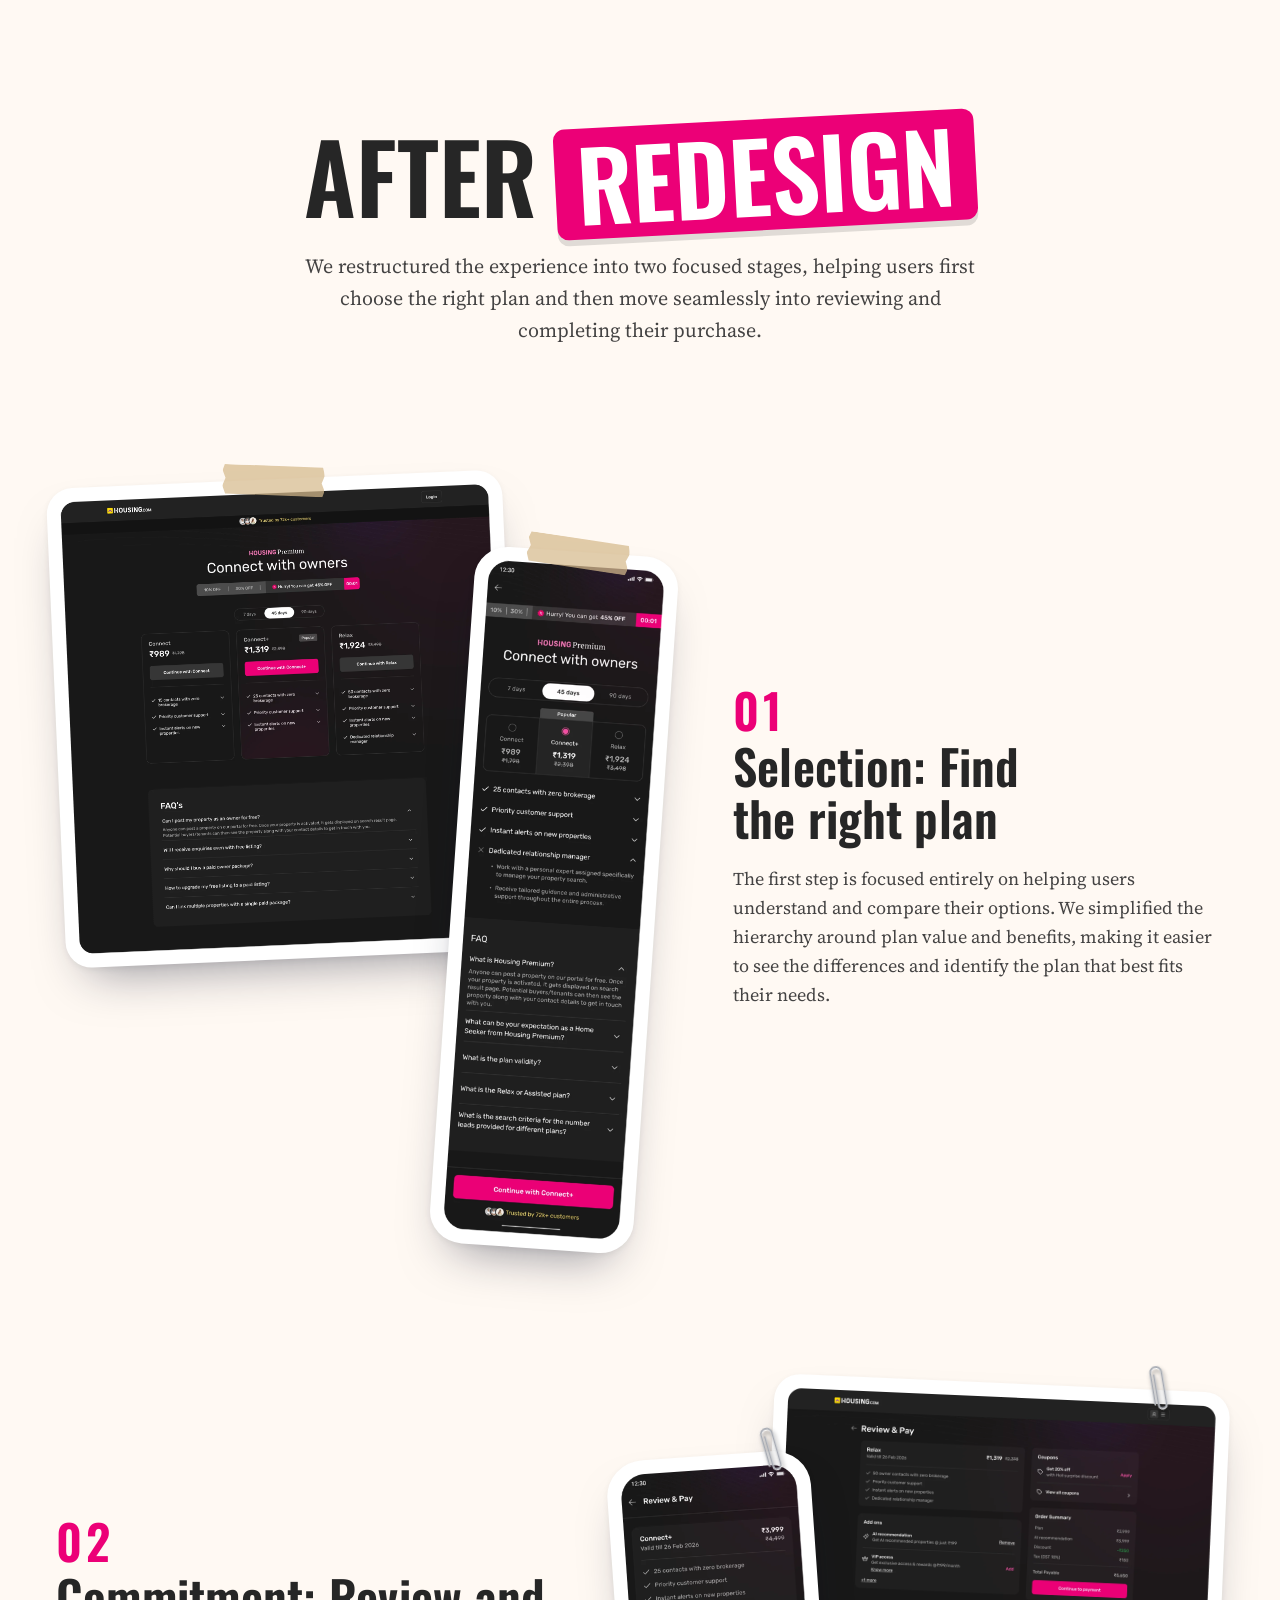
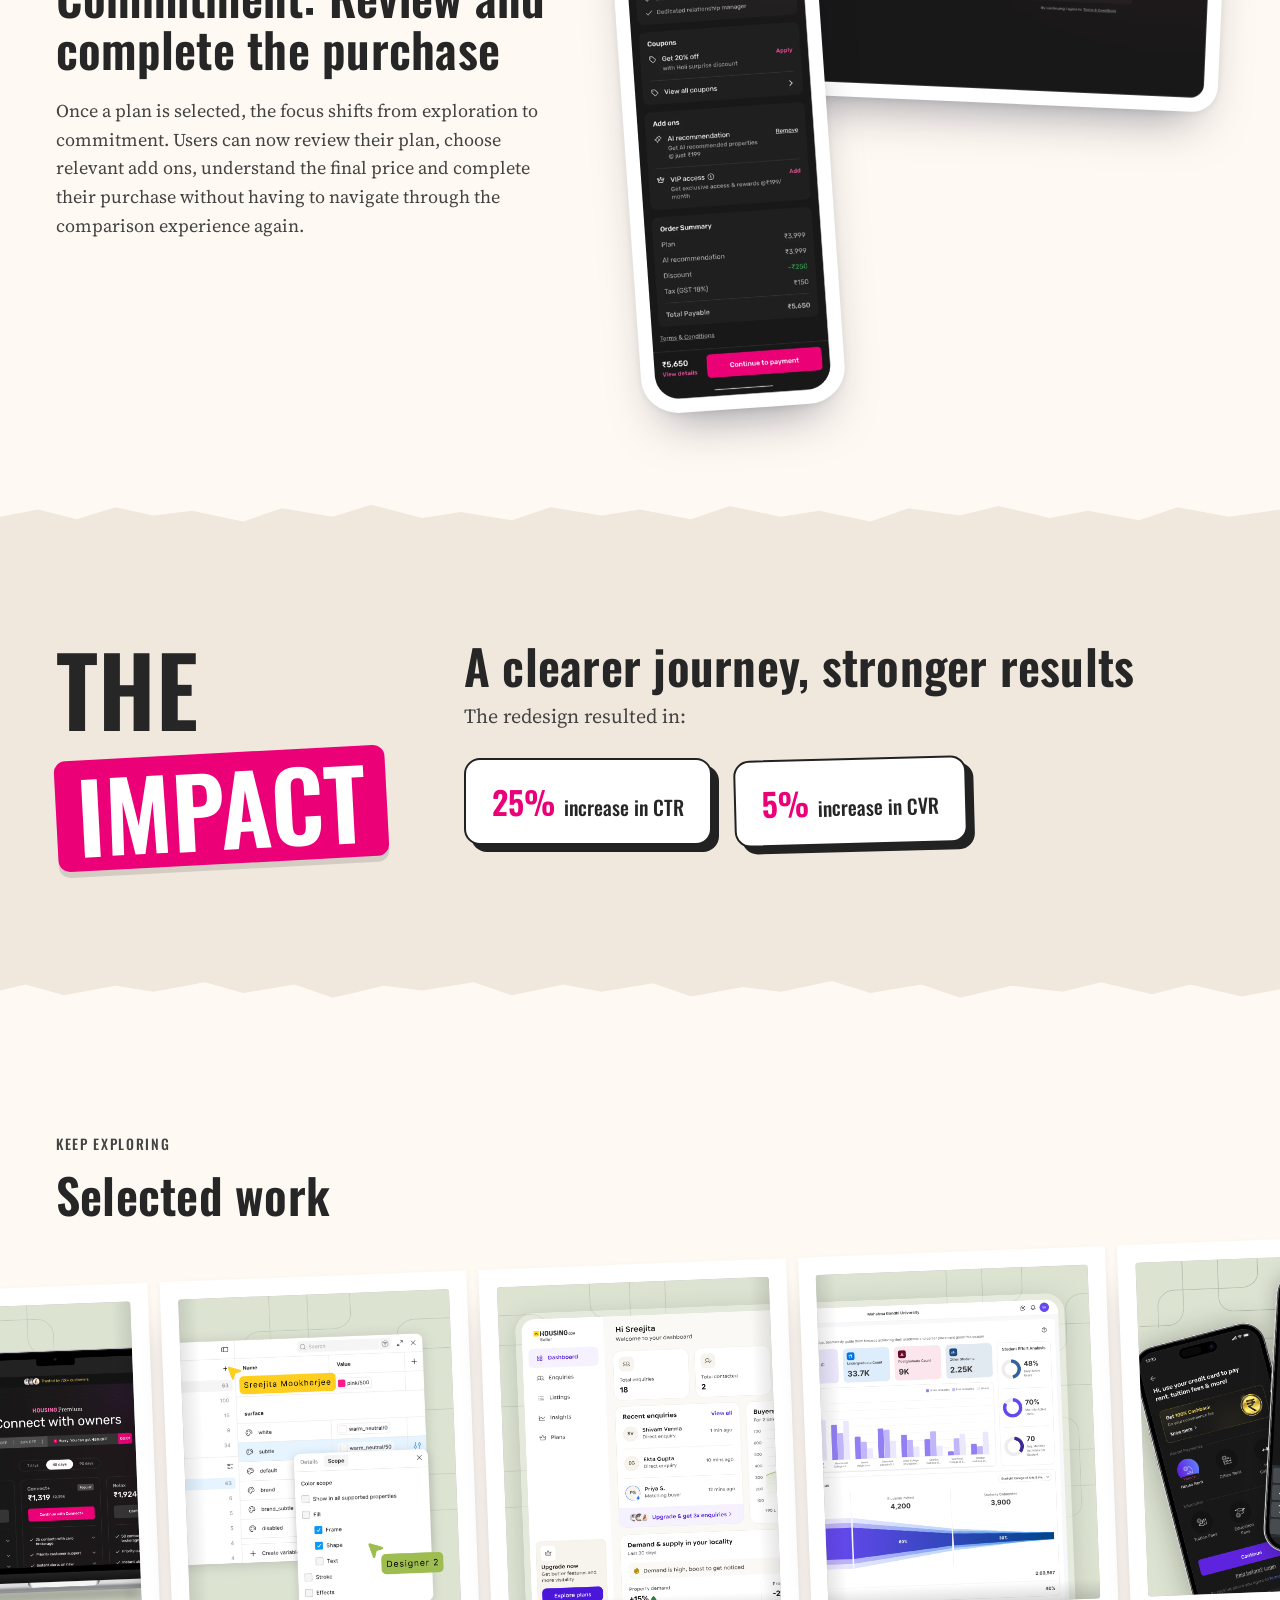
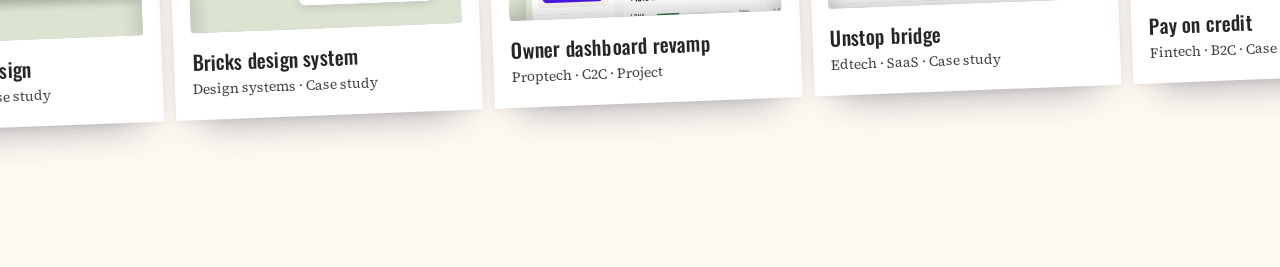
<file: work/plans-page-redesign.html>
<!doctype html>
<html lang="en">
<head>
  <!-- Google tag (gtag.js) -->
  <script async src="https://www.googletagmanager.com/gtag/js?id=G-0ZFXKL6YER"></script>
  <script>
    window.dataLayer = window.dataLayer || [];
    function gtag(){dataLayer.push(arguments);}
    gtag('js', new Date());
    gtag('config', 'G-0ZFXKL6YER');
  </script>
  <meta charset="UTF-8" />
  <meta name="viewport" content="width=device-width, initial-scale=1.0" />
  <title>Plans page redesign — Sreejita Mookherjee</title>
  <meta name="description" content="Housing Premium: redesigning the plans page so choosing a plan and paying for it are two focused steps instead of one crowded screen. +25% CTR, +5% CVR." />
  <meta property="og:title" content="Plans page redesign — Sreejita Mookherjee" />
  <meta property="og:description" content="Making a complex choice simpler: Housing Premium plans page redesign. +25% CTR, +5% CVR." />
  <meta property="og:image" content="https://sreejita-mookherjee.github.io/portfolio/assets/og/plans-page-redesign.png" />
  <meta property="og:image:width" content="1200" />
  <meta property="og:image:height" content="630" />
  <meta property="og:url" content="https://sreejita-mookherjee.github.io/portfolio/work/plans-page-redesign.html" />
  <meta property="og:type" content="article" />
  <meta property="og:site_name" content="Sreejita Mookherjee" />
  <meta name="twitter:card" content="summary_large_image" />
  <meta name="twitter:title" content="Plans page redesign — Sreejita Mookherjee" />
  <meta name="twitter:description" content="Making a complex choice simpler: Housing Premium plans page redesign. +25% CTR, +5% CVR." />
  <meta name="twitter:image" content="https://sreejita-mookherjee.github.io/portfolio/assets/og/plans-page-redesign.png" />
  <link rel="icon" type="image/png" sizes="32x32" href="../assets/favicon-32.png?v=4">
  <link rel="apple-touch-icon" href="../assets/apple-touch-icon.png?v=4">
  <link rel="preload" href="../assets/fonts/oswald-semibold.woff2" as="font" type="font/woff2" crossorigin>
  <link rel="stylesheet" href="../case-study.css?v=49">
  <script>document.documentElement.classList.add('js');</script>
</head>
<body id="top">

  <header class="cs-top">
    <div class="cs-wrap">
      <a class="cs-back" href="../index.html#work">
        <svg viewBox="0 0 24 24" fill="none" stroke="currentColor" stroke-width="2.2" stroke-linecap="round" stroke-linejoin="round" aria-hidden="true"><path d="M19 12H5M11 6l-6 6 6 6"/></svg>
        Go back
      </a>
    </div>
  </header>

  <main>
    <!-- ===================== HERO ===================== -->
    <section class="cs-hero">
      <img class="cs-star" src="../assets/star.svg" alt="" style="left:3%;top:42%" />
      <img class="cs-star" src="../assets/star.svg" alt="" style="right:6%;top:30%;width:22px;height:22px" />
      <div class="cs-wrap">
        <div class="cs-reveal">
          <p class="cs-kicker"><b>Housing</b> Premium &middot; Proptech &middot; B2C</p>
          <h1 class="cs-h1">Making a complex choice simpler</h1>
        </div>
        <div class="cs-hero__art cs-pile cs-reveal">
          <figure class="cs-polaroid is-taped cs-pile__desk" style="--rx:6.44%;--ry:9.23%">
            <img src="../assets/case-studies/hp-plans/hero-desktop.webp" width="1800" height="1257" alt="The redesigned Housing Premium plans page on desktop" fetchpriority="high" />
          </figure>
          <figure class="cs-polaroid is-taped cs-pile__phone" style="--rx:16.17%;--ry:8.19%">
            <img src="../assets/case-studies/hp-plans/hero-phone.webp" width="600" height="1185" alt="The new Review &amp; Pay step on mobile" fetchpriority="high" />
          </figure>
        </div>
        <div class="cs-reveal">
          <p class="cs-lede">The existing experience packed comparison, pricing and purchase into one screen. I redesigned the journey to make the decision simpler and more focused.</p>
          <dl class="cs-stats">
            <div><dt>Platforms</dt><dd>Desktop &middot; Mobile web &middot; App</dd></div>
            <div><dt>Impact</dt><dd><strong>+25%</strong> CTR &nbsp;&middot;&nbsp; <strong>+5%</strong> CVR</dd></div>
          </dl>
        </div>
      </div>
    </section>

    <!-- ===================== BEFORE ===================== -->
    <section class="cs-section">
        <div class="cs-wrap">
          <div class="cs-before cs-reveal">
            <h2 class="cs-tag">Page <span>Before</span></h2>
            <figure class="cs-shot">
              <img src="../assets/case-studies/hp-plans/before.webp" width="2400" height="1396" loading="lazy" alt="The old plans page: plan comparison table, discounts, add-ons, pricing and the buy button all on one screen, on desktop, mobile web and app" />
            </figure>
          </div>
          <p class="cs-caption cs-reveal">Plans, discounts, add ons, pricing and CTAs were all fighting for space, making it difficult to know what to focus on first.</p>
        </div>
    </section>

    <!-- ===================== PROBLEM ===================== -->
    <div class="cs-torn cs-torn--bottom">
    <section class="cs-section">
      <div class="cs-wrap cs-split">
        <div class="cs-split__text cs-body cs-reveal">
          <h2 class="cs-h3">Compare &rarr; Decide &rarr; Pay all happening together</h2>
          <ul>
            <li>Users had to compare plans while simultaneously thinking about purchase decisions.</li>
            <li>As users are ready to commit to a plan, we introduced a new decision: &ldquo;Do I want AI?&rdquo; If unsure about the feature, they may pause, get distracted, and abandon the purchase.</li>
            <li>Discounts, add ons and FOMO competed for attention.</li>
          </ul>
        </div>
        <div class="cs-phones cs-reveal">
          <figure class="cs-polaroid is-square is-pinned" style="--rx:6.0%;--ry:2.61%"><svg class="cs-clip" viewBox="0 0 40 124" aria-hidden="true"><path d="M14 22v74a10 10 0 0 0 20 0V16a14 14 0 0 0-28 0v76"/></svg>
            <img src="../assets/case-studies/hp-plans/old-mweb.webp" width="700" height="1608" loading="lazy" alt="Old plans page on mobile web" />
            <figcaption>Mweb</figcaption>
          </figure>
          <figure class="cs-polaroid is-square is-pinned" style="--rx:6.0%;--ry:2.61%"><svg class="cs-clip" viewBox="0 0 40 124" aria-hidden="true"><path d="M14 22v74a10 10 0 0 0 20 0V16a14 14 0 0 0-28 0v76"/></svg>
            <img src="../assets/case-studies/hp-plans/old-app.webp" width="700" height="1610" loading="lazy" alt="Old plans page in the app" />
            <figcaption>App</figcaption>
          </figure>
        </div>
      </div>
    </section>
    </div>

    <!-- ===================== AFTER ===================== -->
    <section class="cs-section" style="padding-top:clamp(96px,11vw,150px)">
      <div class="cs-wrap cs-center cs-reveal">
        <h2 class="cs-tag">After <span>Redesign</span></h2>
        <p class="cs-lede">We restructured the experience into two focused stages, helping users first choose the right plan and then move seamlessly into reviewing and completing their purchase.</p>
      </div>
    </section>

    <section class="cs-section">
      <div class="cs-wrap cs-split cs-split--flip">
        <figure class="cs-pile cs-reveal">
          <div class="cs-polaroid is-taped cs-pile__desk" style="--rx:2.65%;--ry:2.51%">
            <img src="../assets/case-studies/hp-plans/selection-desktop.webp" width="1700" height="1796" loading="lazy" alt="Step one, selection, on desktop: plan cards with price and benefits side by side, FAQs below" />
          </div>
          <div class="cs-polaroid is-taped cs-pile__phone" style="--rx:9.64%;--ry:2.53%">
            <img src="../assets/case-studies/hp-plans/selection-phone.webp" width="560" height="2132" loading="lazy" alt="Step one, selection, on mobile" />
          </div>
        </figure>
        <div class="cs-split__text cs-body cs-reveal">
          <h3 class="cs-h3"><span class="cs-step">01</span>Selection: Find the right plan</h3>
          <p>The first step is focused entirely on helping users understand and compare their options. We simplified the hierarchy around plan value and benefits, making it easier to see the differences and identify the plan that best fits their needs.</p>
        </div>
      </div>
    </section>

    <section class="cs-section">
      <div class="cs-wrap cs-split cs-split--text-first">
        <div class="cs-split__text cs-body cs-reveal">
          <h3 class="cs-h3"><span class="cs-step">02</span>Commitment: Review and complete the purchase</h3>
          <p>Once a plan is selected, the focus shifts from exploration to commitment. Users can now review their plan, choose relevant add ons, understand the final price and complete their purchase without having to navigate through the comparison experience again.</p>
        </div>
        <figure class="cs-pile cs-pile--mirror cs-reveal">
          <div class="cs-polaroid is-pinned cs-pile__desk" style="--rx:2.53%;--ry:3.7%"><svg class="cs-clip" viewBox="0 0 40 124" aria-hidden="true"><path d="M14 22v74a10 10 0 0 0 20 0V16a14 14 0 0 0-28 0v76"/></svg>
            <img src="../assets/case-studies/hp-plans/commit-desktop.webp" width="1900" height="1296" loading="lazy" alt="Step two, commitment, on desktop: Review &amp; Pay with the chosen plan, coupons, add ons and order summary" />
          </div>
          <div class="cs-polaroid is-pinned cs-pile__phone" style="--rx:11.61%;--ry:3.88%"><svg class="cs-clip" viewBox="0 0 40 124" aria-hidden="true"><path d="M14 22v74a10 10 0 0 0 20 0V16a14 14 0 0 0-28 0v76"/></svg>
            <img src="../assets/case-studies/hp-plans/commit-phone.webp" width="560" height="1674" loading="lazy" alt="Step two, commitment, on mobile" />
          </div>
        </figure>
      </div>
    </section>

    <!-- ===================== IMPACT ===================== -->
    <div class="cs-torn cs-torn--bottom">
      <section class="cs-section">
        <div class="cs-wrap cs-impact cs-reveal">
          <h2 class="cs-tag">The <span>Impact</span></h2>
          <div>
            <h3 class="cs-h3">A clearer journey, stronger results</h3>
            <p class="cs-lede" style="margin-top:8px">The redesign resulted in:</p>
            <ul class="cs-metrics">
              <li class="cs-metric"><b>25%</b> increase in CTR</li>
              <li class="cs-metric"><b>5%</b> increase in CVR</li>
            </ul>
          </div>
        </div>
      </section>
    </div>

    <section class="cs-more" aria-labelledby="more-work">
      <div class="cs-wrap cs-reveal">
        <p class="cs-kicker">Keep exploring</p>
        <h2 class="cs-h2" id="more-work">Selected work</h2>
      </div>
      <div class="cs-film" data-film-strip>
        <noscript><p class="cs-wrap"><a href="../index.html#work">See all selected work</a></p></noscript>
      </div>
    </section>
  </main>

  <script src="../case-study.js?v=10"></script>
  <script src="../analytics.js?v=4"></script>
  <!-- reading-progress bar with a tiny mini-me walking along it (three.js, self-hosted) -->
  <script type="importmap">{ "imports": { "three": "../assets/vendor/three/three.module.min.js", "three/addons/": "../assets/vendor/three/addons/" } }</script>
  <script type="module" src="../mini-me-walk.js?v=5"></script>
</body>
</html>
</file>
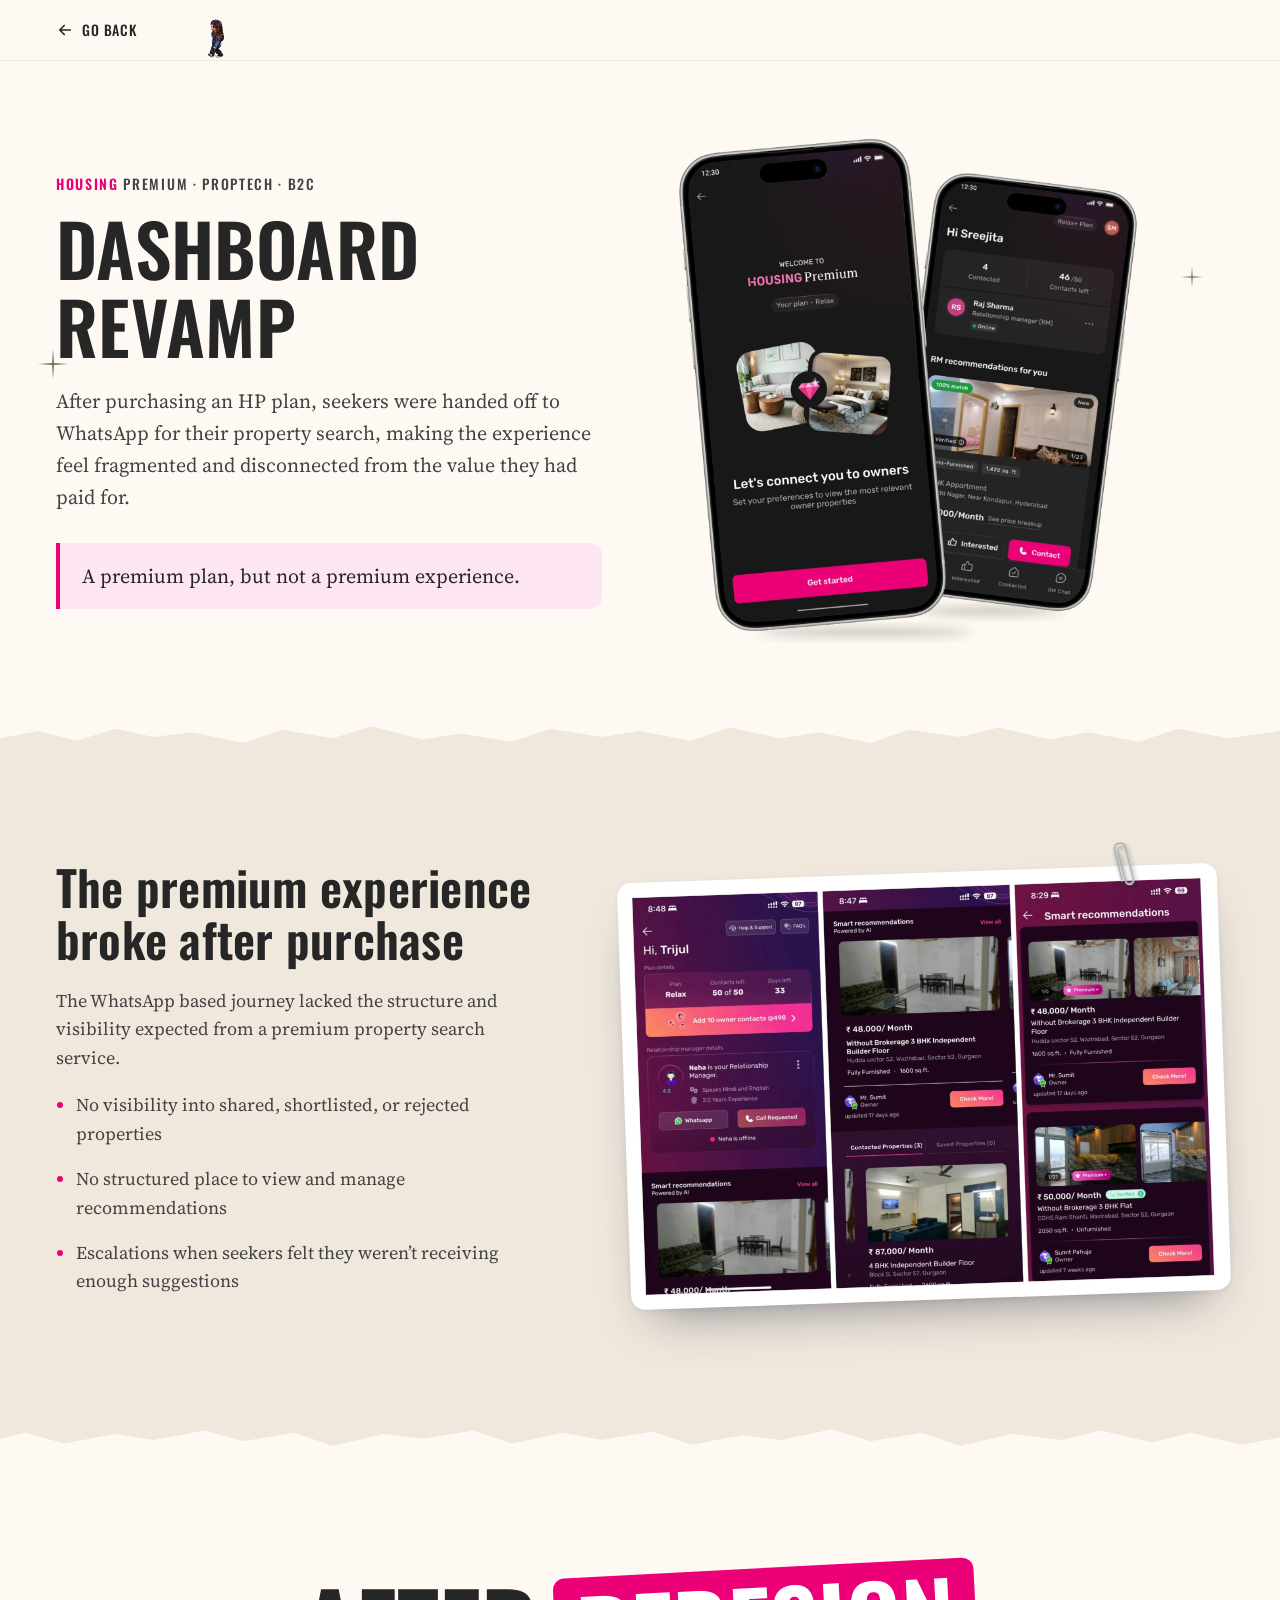
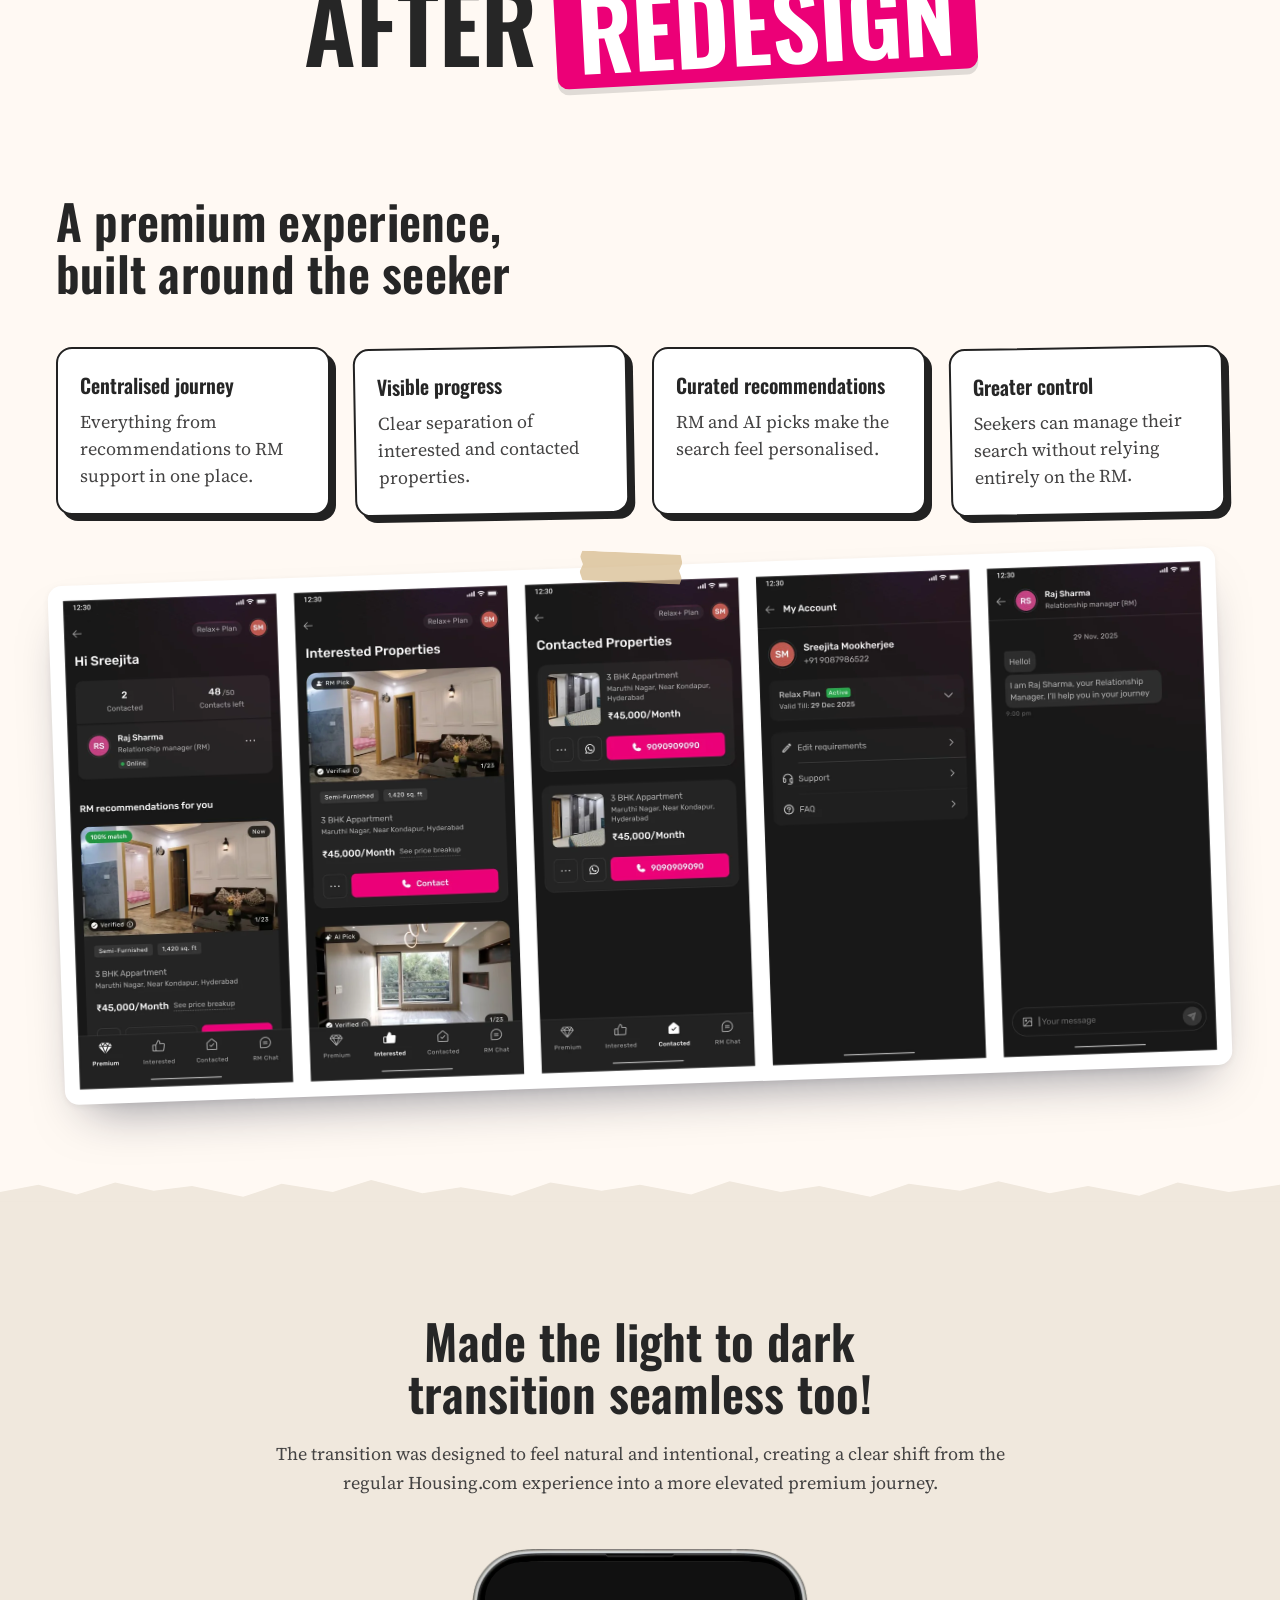
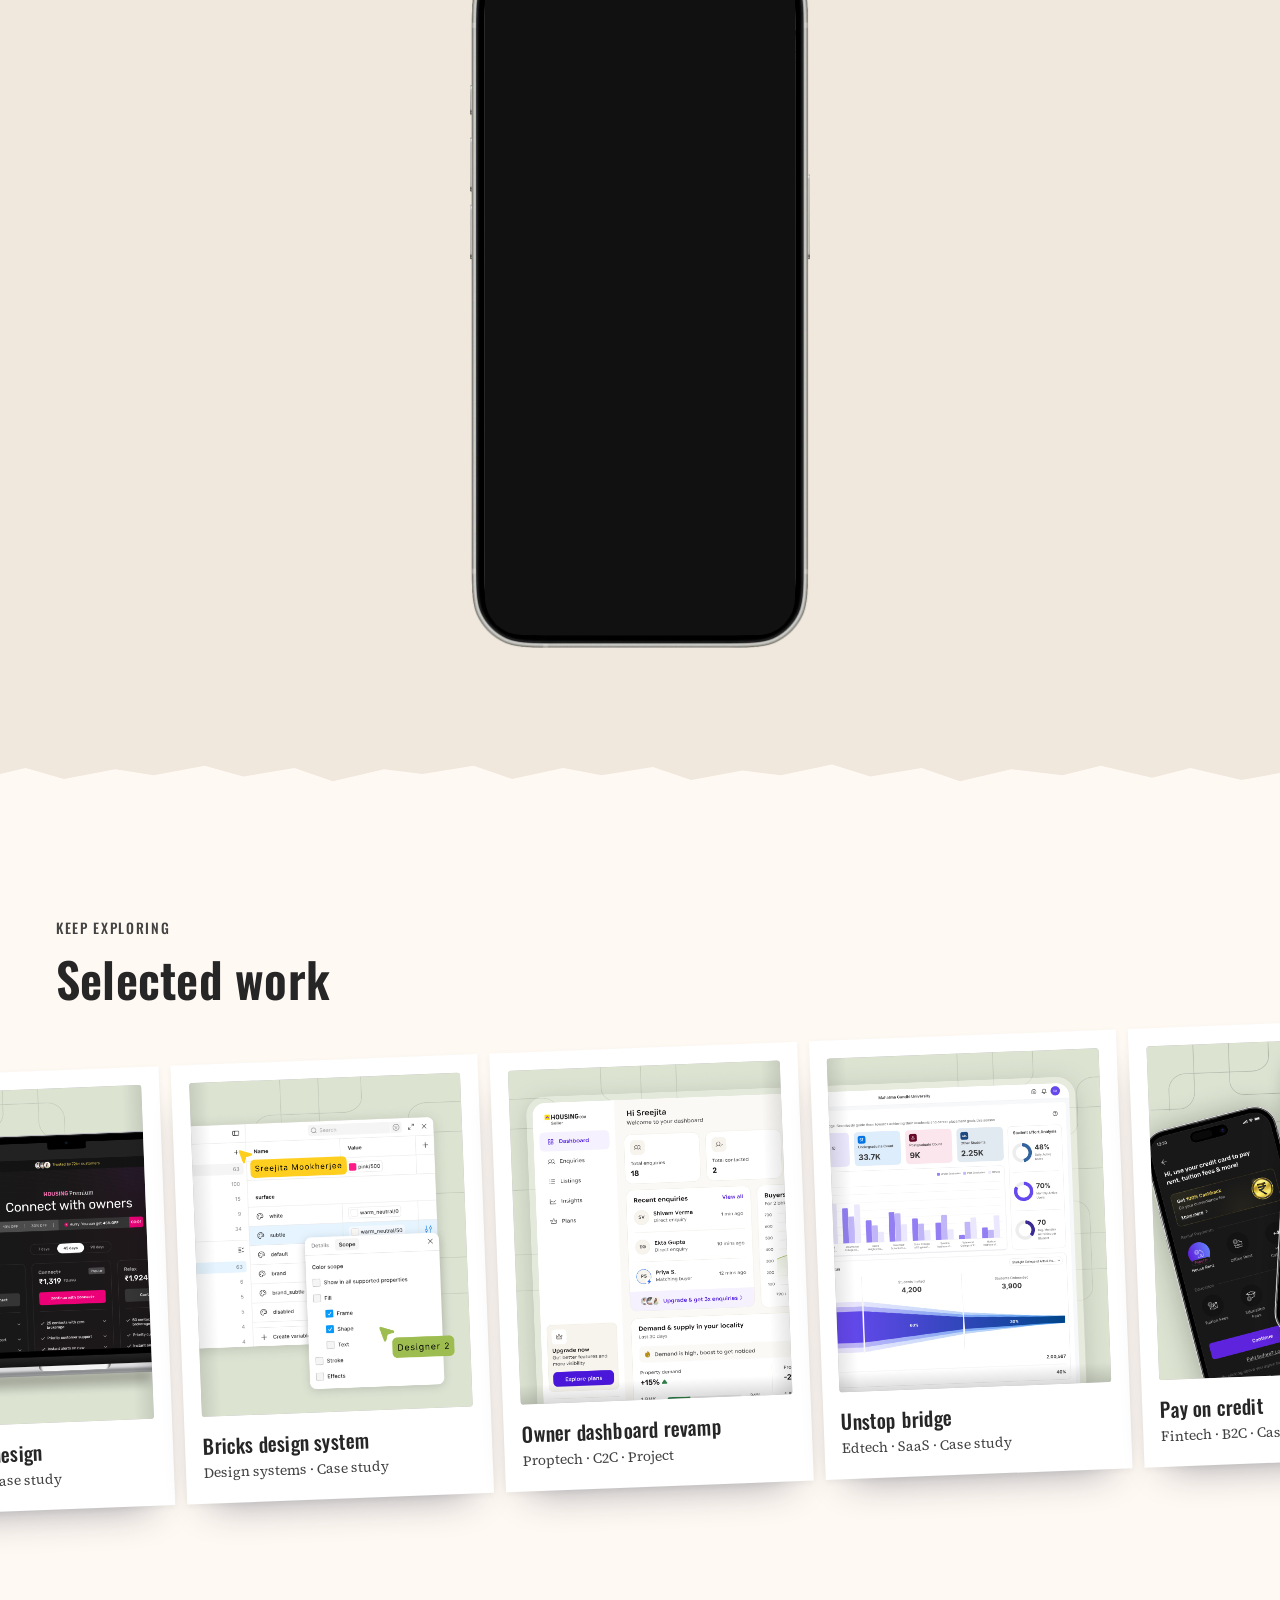
<file: work/premium-user-dashboard.html>
<!doctype html>
<html lang="en">
<head>
  <!-- Google tag (gtag.js) -->
  <script async src="https://www.googletagmanager.com/gtag/js?id=G-0ZFXKL6YER"></script>
  <script>
    window.dataLayer = window.dataLayer || [];
    function gtag(){dataLayer.push(arguments);}
    gtag('js', new Date());
    gtag('config', 'G-0ZFXKL6YER');
  </script>
  <meta charset="UTF-8" />
  <meta name="viewport" content="width=device-width, initial-scale=1.0" />
  <title>Premium user dashboard — Sreejita Mookherjee</title>
  <meta name="description" content="Housing Premium: replacing a WhatsApp hand-off with a dashboard built around the seeker — recommendations, progress and RM support in one place." />
  <meta property="og:title" content="Premium user dashboard — Sreejita Mookherjee" />
  <meta property="og:description" content="Housing Premium: replacing a WhatsApp hand-off with a dashboard built around the seeker — recommendations, progress and RM support in one place." />
  <meta property="og:image" content="https://sreejita-mookherjee.github.io/portfolio/assets/og/premium-user-dashboard.png" />
  <meta property="og:image:width" content="1200" />
  <meta property="og:image:height" content="630" />
  <meta property="og:url" content="https://sreejita-mookherjee.github.io/portfolio/work/premium-user-dashboard.html" />
  <meta property="og:type" content="article" />
  <meta property="og:site_name" content="Sreejita Mookherjee" />
  <meta name="twitter:card" content="summary_large_image" />
  <meta name="twitter:title" content="Premium user dashboard — Sreejita Mookherjee" />
  <meta name="twitter:description" content="Housing Premium: replacing a WhatsApp hand-off with a dashboard built around the seeker — recommendations, progress and RM support in one place." />
  <meta name="twitter:image" content="https://sreejita-mookherjee.github.io/portfolio/assets/og/premium-user-dashboard.png" />
  <link rel="icon" type="image/png" sizes="32x32" href="../assets/favicon-32.png?v=4">
  <link rel="apple-touch-icon" href="../assets/apple-touch-icon.png?v=4">
  <link rel="preload" href="../assets/fonts/oswald-semibold.woff2" as="font" type="font/woff2" crossorigin>
  <link rel="stylesheet" href="../case-study.css?v=49">
  <script>document.documentElement.classList.add('js');</script>
</head>
<body id="top" style="">

  <header class="cs-top">
    <div class="cs-wrap">
      <a class="cs-back" href="../index.html#work">
        <svg viewBox="0 0 24 24" fill="none" stroke="currentColor" stroke-width="2.2" stroke-linecap="round" stroke-linejoin="round" aria-hidden="true"><path d="M19 12H5M11 6l-6 6 6 6"/></svg>
        Go back
      </a>
    </div>
  </header>

  <main>
    <!-- ===================== HERO ===================== -->
    <section class="cs-hero cs-hero--side">
      <img class="cs-star" src="../assets/star.svg" alt="" style="left:3%;top:42%" />
      <img class="cs-star" src="../assets/star.svg" alt="" style="right:6%;top:30%;width:22px;height:22px" />
      <div class="cs-wrap cs-hero__split">
        <div class="cs-reveal">
          <p class="cs-kicker"><b>Housing</b> Premium &middot; Proptech &middot; B2C</p>
          <h1 class="cs-h1">Dashboard revamp</h1>
          <p class="cs-lede">After purchasing an HP plan, seekers were handed off to WhatsApp for their property search, making the experience feel fragmented and disconnected from the value they had paid for.</p>
          <p class="cs-quote">A premium plan, but not a premium experience.</p>
        </div>
        <div class="cs-hero__art cs-reveal">
          <figure class="cs-plain cs-hero__media">
            <img src="../assets/case-studies/hp-dashboard/hero.webp" width="1400" height="1539" alt="The new Housing Premium dashboard: a welcome screen and the seeker home with RM recommendations" fetchpriority="high" />
          </figure>
        </div>
      </div>
    </section>
    <div class="cs-torn cs-torn--bottom">
    <section class="cs-section">
      <div class="cs-wrap cs-split cs-split--text-first">
        <div class="cs-split__text cs-body cs-reveal">
          <h2 class="cs-h3">The premium experience broke after purchase</h2>
          <p>The WhatsApp based journey lacked the structure and visibility expected from a premium property search service.</p>
          <ul>
            <li>No visibility into shared, shortlisted, or rejected properties</li>
            <li>No structured place to view and manage recommendations</li>
            <li>Escalations when seekers felt they weren&rsquo;t receiving enough suggestions</li>
          </ul>
        </div>
        <div class="cs-reveal">
          <figure class="cs-polaroid is-pinned"><svg class="cs-clip" viewBox="0 0 40 124" aria-hidden="true"><path d="M14 22v74a10 10 0 0 0 20 0V16a14 14 0 0 0-28 0v76"/></svg>
            <img src="../assets/case-studies/hp-dashboard/before.webp" width="2000" height="1395" alt="The premium dashboard before: three screens of the old seeker home and smart recommendations" loading="lazy" />
          </figure>
        </div>
      </div>
    </section>
    </div>
    <section class="cs-section" style="padding-top:clamp(96px,11vw,150px)">
      <div class="cs-wrap cs-center cs-reveal">
        <h2 class="cs-tag">After <span>Redesign</span></h2>
      </div>
    </section>
    <section class="cs-section">
      <div class="cs-wrap cs-reveal">
        <h3 class="cs-h3" style="max-width:780px">A premium experience, built around the seeker</h3>
        <ul class="cs-cards" style="--cols:4">
            <li class="cs-card"><h4>Centralised journey</h4><p>Everything from recommendations to RM support in one place.</p></li>
            <li class="cs-card"><h4>Visible progress</h4><p>Clear separation of interested and contacted properties.</p></li>
            <li class="cs-card"><h4>Curated recommendations</h4><p>RM and AI picks make the search feel personalised.</p></li>
            <li class="cs-card"><h4>Greater control</h4><p>Seekers can manage their search without relying entirely on the RM.</p></li>
          </ul>
        <div class="cs-solo">
          <figure class="cs-polaroid is-taped">
            <img src="../assets/case-studies/hp-dashboard/after.webp" width="2400" height="1033" alt="The premium dashboard after: home, interested properties, contacted properties, account and RM chat" loading="lazy" />
          </figure>
        </div>
      </div>
    </section>
    <div class="cs-torn cs-torn--bottom">
    <section class="cs-section">
      <div class="cs-wrap cs-center">
        <div class="cs-body cs-reveal" style="max-width:760px;margin-inline:auto">
          <h3 class="cs-h3">Made the light to dark transition seamless too!</h3>
          <p>The transition was designed to feel natural and intentional, creating a clear shift from the regular Housing.com experience into a more elevated premium journey.</p>
        </div>
        <div class="cs-reveal" style="width:min(100%,340px);margin:clamp(32px,4vw,56px) auto 0">
          <span class="cs-device">
            <img src="../assets/case-studies/hp-dashboard/transition-phone.webp" width="700" height="1438" alt="The light to dark transition from Housing.com into Housing Premium" loading="lazy" />
            <video src="../assets/p2/hp-dashboard-transition.mp4" autoplay muted loop playsinline preload="metadata" style="left:4.456%;top:1.76%;width:91.06%;height:96.48%;object-fit:cover;object-position:center;--screen-r:12% / 5.5%" aria-label="The light to dark transition from Housing.com into Housing Premium"></video>
          </span>
        </div>
      </div>
    </section>
    </div>

    <section class="cs-more" aria-labelledby="more-work">
      <div class="cs-wrap cs-reveal">
        <p class="cs-kicker">Keep exploring</p>
        <h2 class="cs-h2" id="more-work">Selected work</h2>
      </div>
      <div class="cs-film" data-film-strip>
        <noscript><p class="cs-wrap"><a href="../index.html#work">See all selected work</a></p></noscript>
      </div>
    </section>
  </main>

  <script src="../case-study.js?v=10"></script>
  <script src="../analytics.js?v=4"></script>
  <!-- reading-progress bar with a tiny mini-me walking along it (three.js, self-hosted) -->
  <script type="importmap">{ "imports": { "three": "../assets/vendor/three/three.module.min.js", "three/addons/": "../assets/vendor/three/addons/" } }</script>
  <script type="module" src="../mini-me-walk.js?v=5"></script>
</body>
</html>
</file>
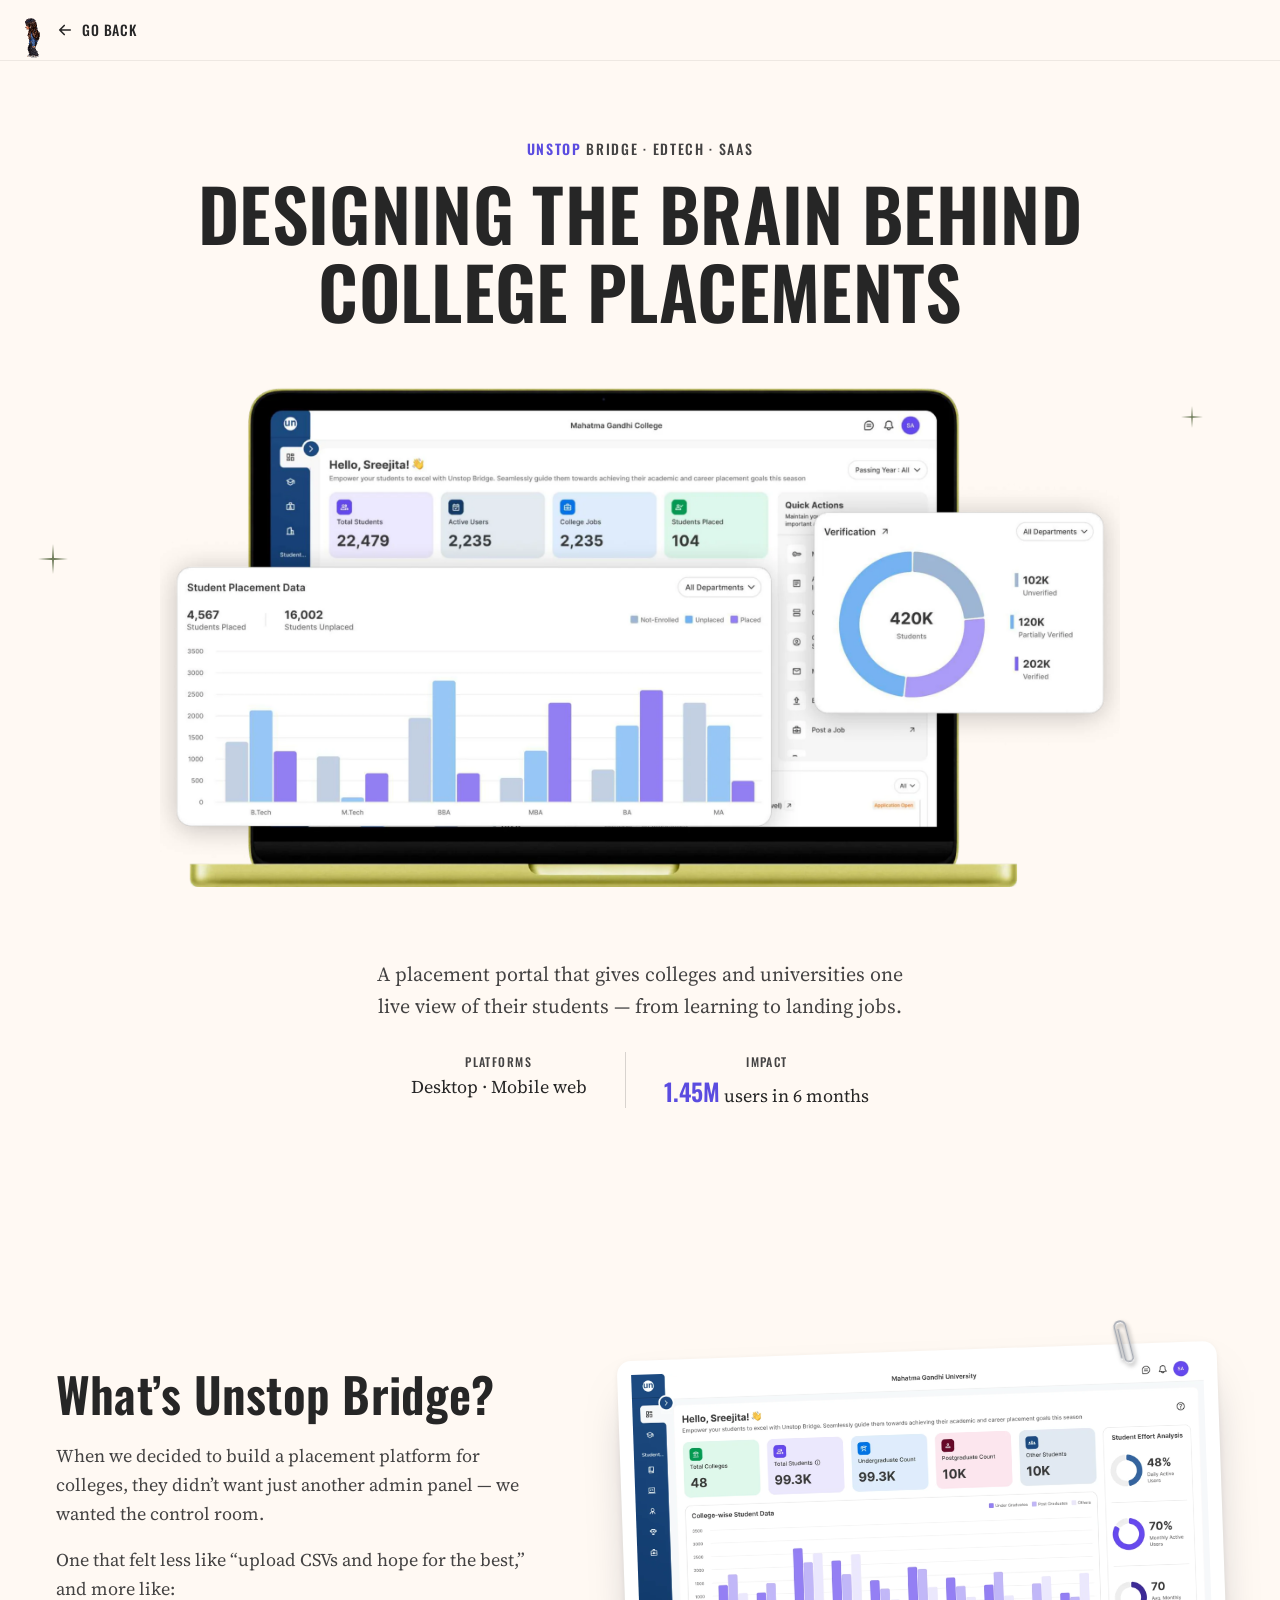
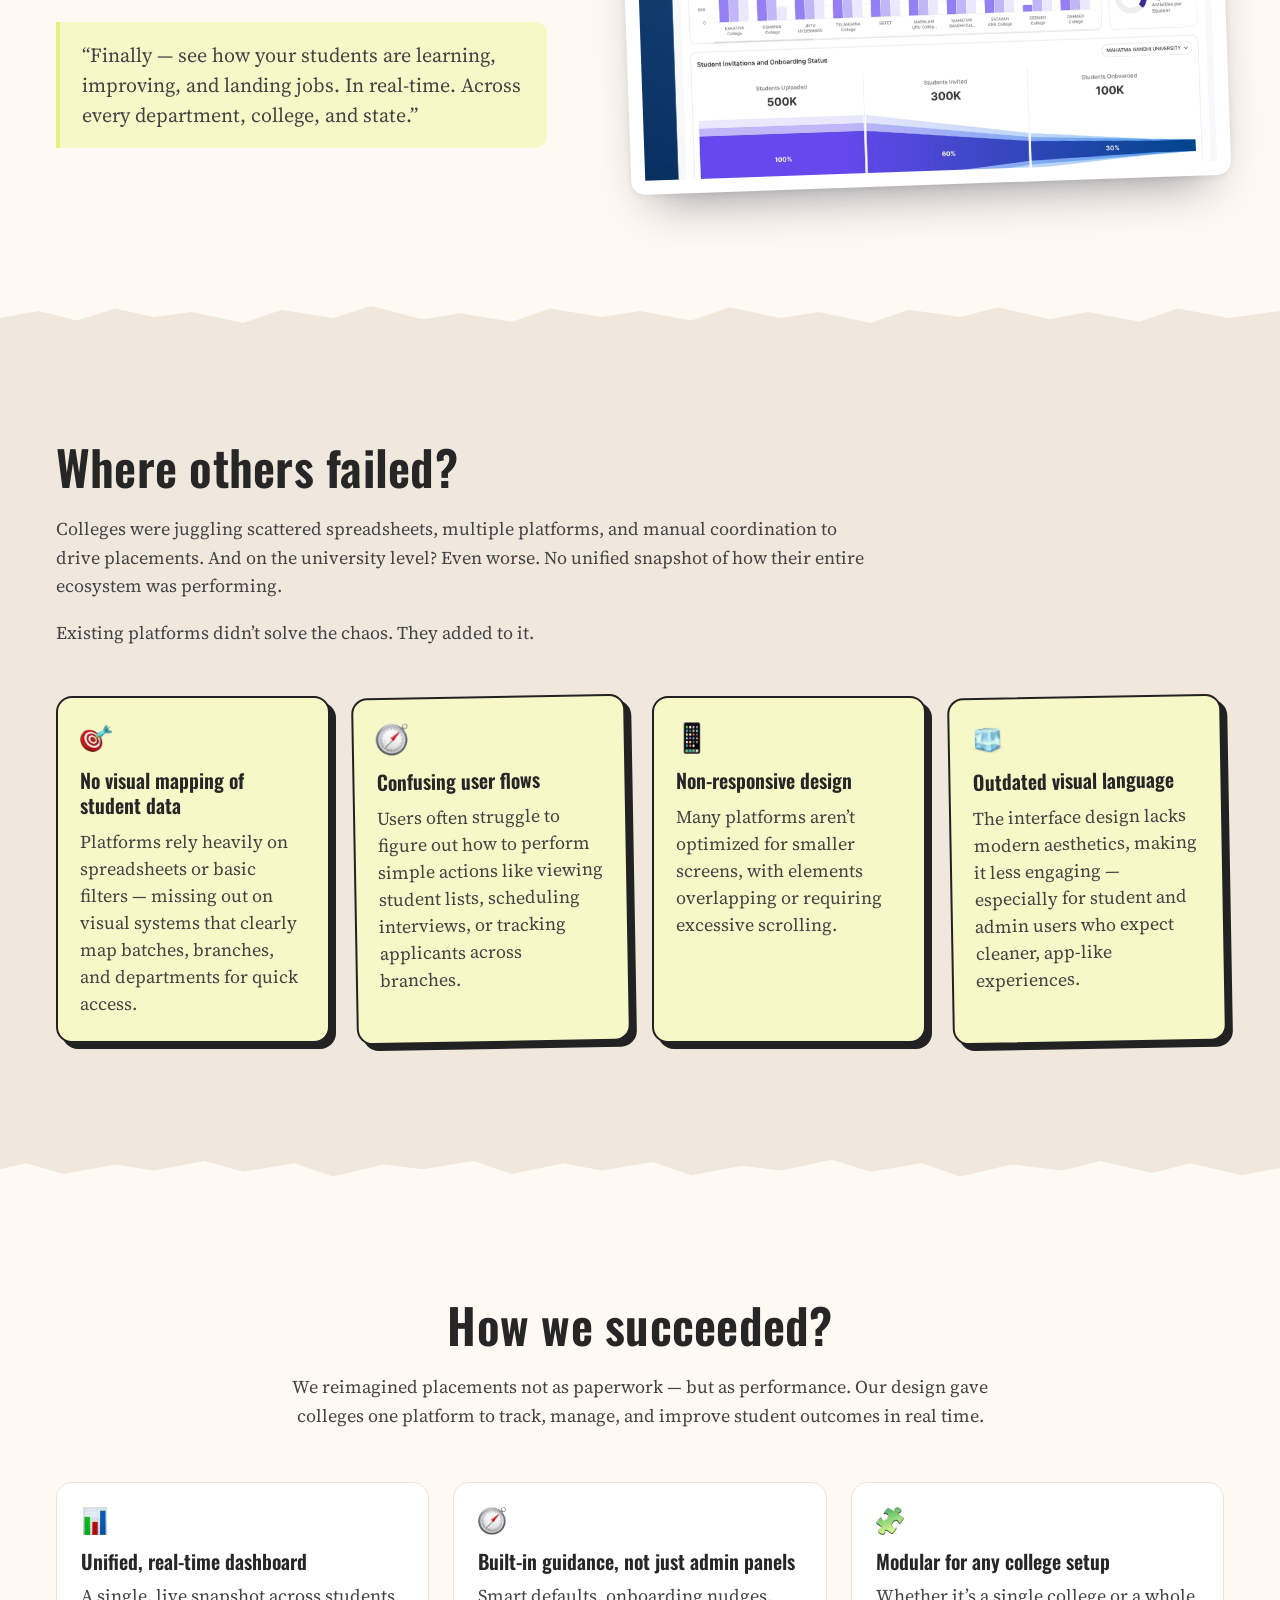
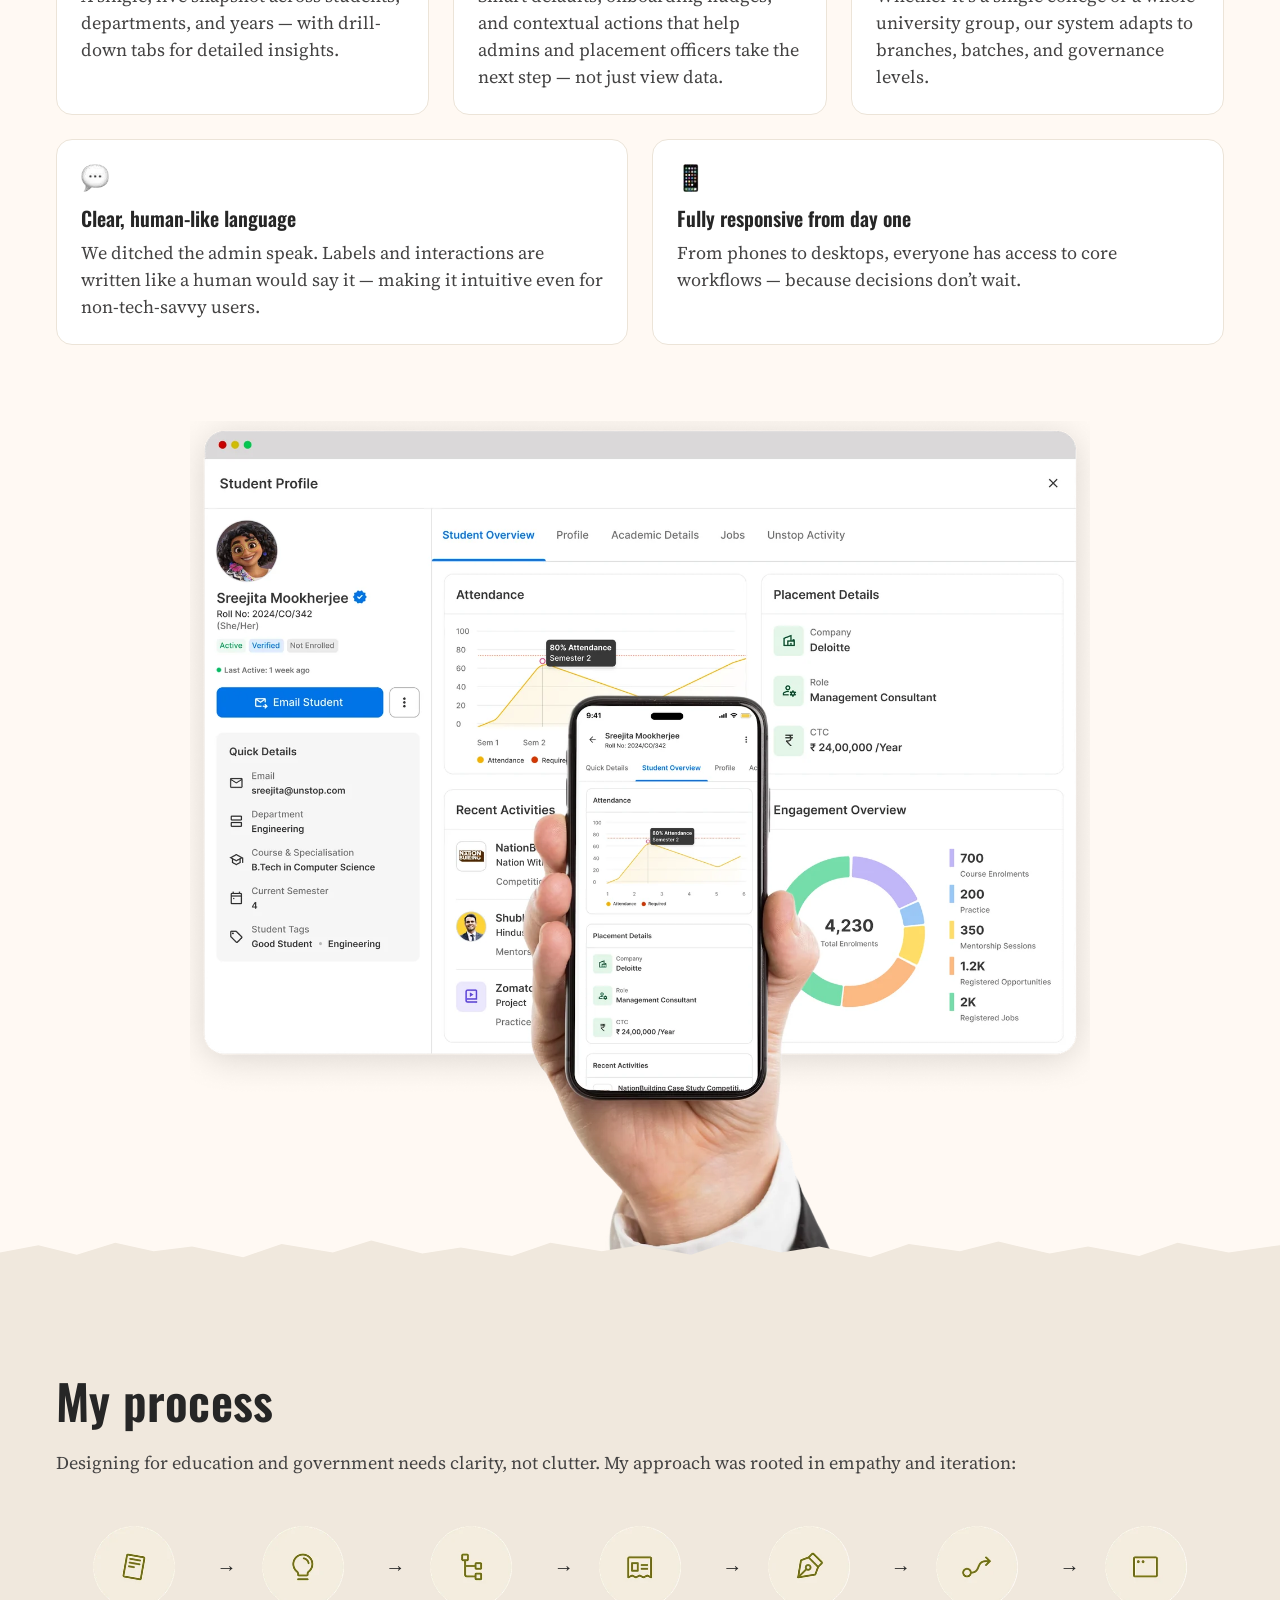
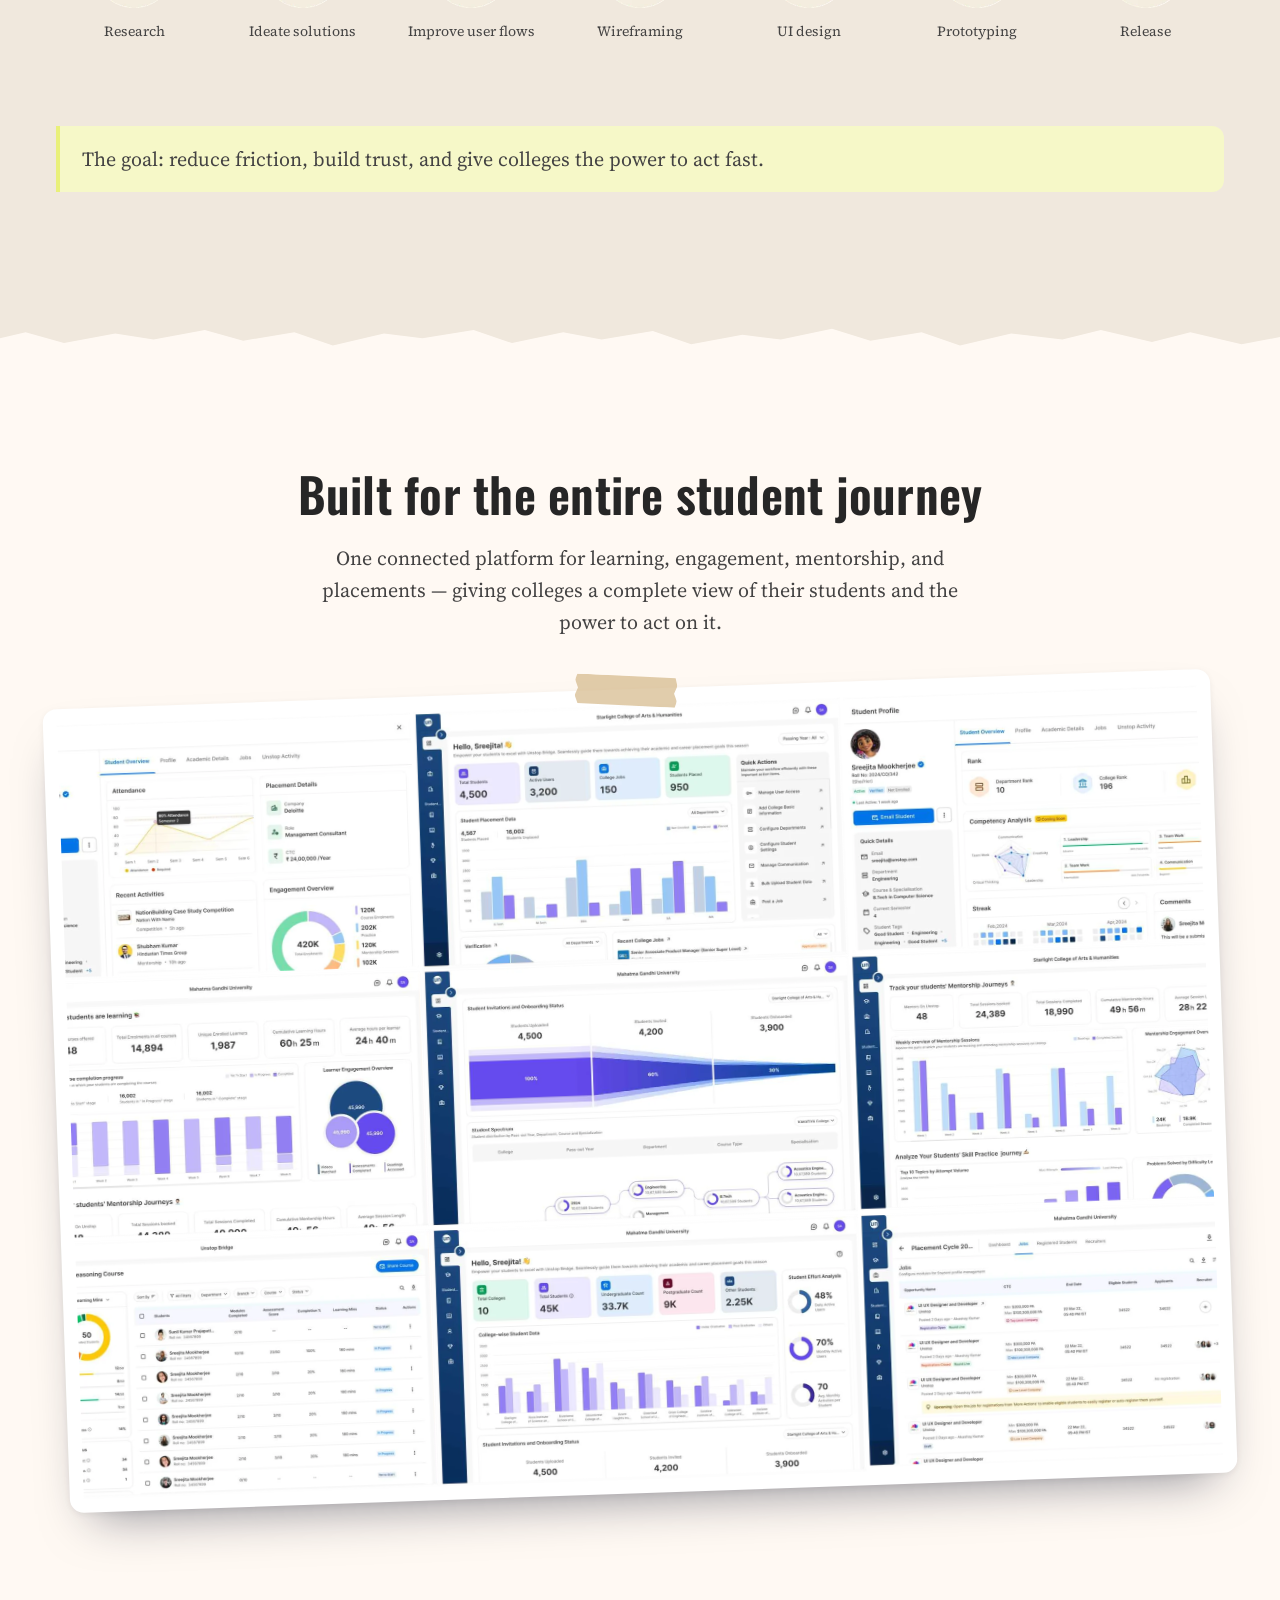
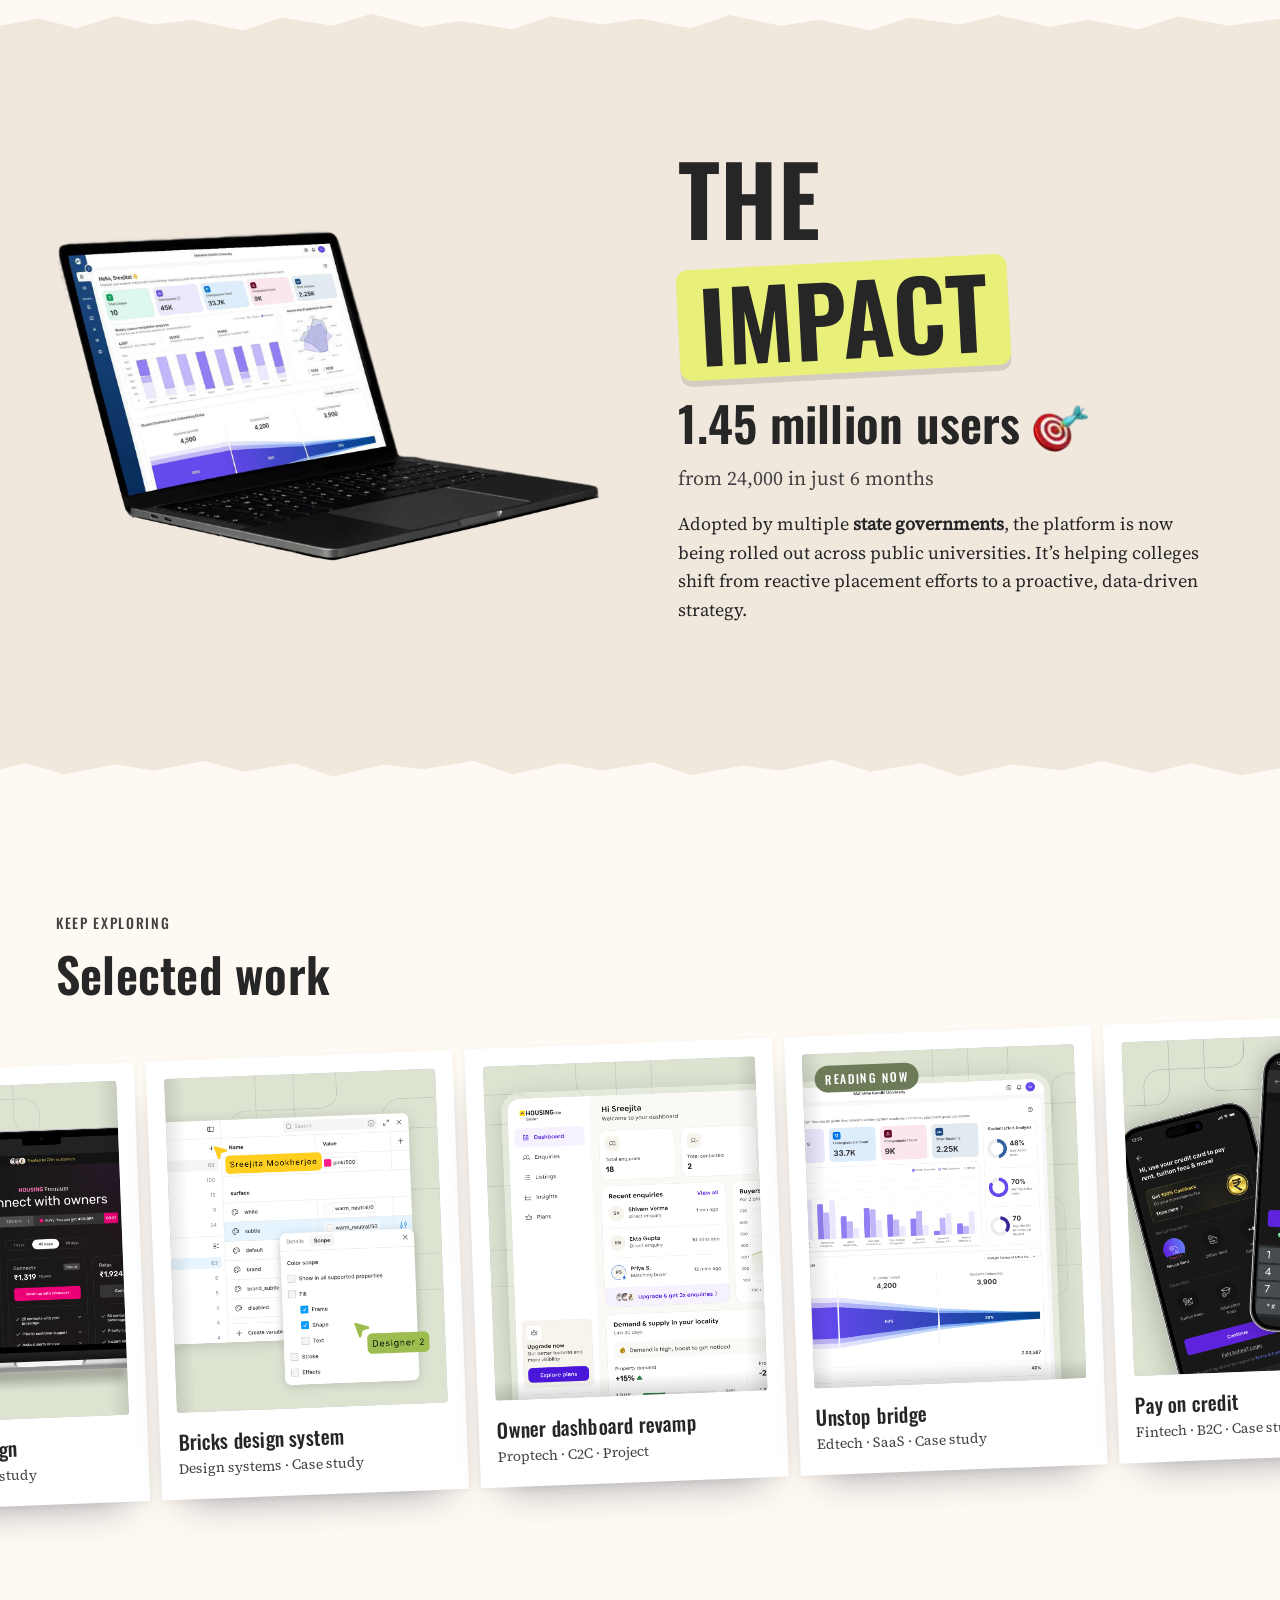
<file: work/unstop-bridge.html>
<!doctype html>
<html lang="en">
<head>
  <!-- Google tag (gtag.js) -->
  <script async src="https://www.googletagmanager.com/gtag/js?id=G-0ZFXKL6YER"></script>
  <script>
    window.dataLayer = window.dataLayer || [];
    function gtag(){dataLayer.push(arguments);}
    gtag('js', new Date());
    gtag('config', 'G-0ZFXKL6YER');
  </script>
  <meta charset="UTF-8" />
  <meta name="viewport" content="width=device-width, initial-scale=1.0" />
  <title>Unstop bridge — Sreejita Mookherjee</title>
  <meta name="description" content="Unstop Bridge: a placement platform that gives colleges one live view of how their students are learning, improving and landing jobs. 1.45 million users in 6 months." />
  <meta property="og:title" content="Unstop bridge — Sreejita Mookherjee" />
  <meta property="og:description" content="Unstop Bridge: a placement platform that gives colleges one live view of how their students are learning, improving and landing jobs. 1.45 million users in 6 months." />
  <meta property="og:image" content="https://sreejita-mookherjee.github.io/portfolio/assets/og/unstop-bridge.png" />
  <meta property="og:image:width" content="1200" />
  <meta property="og:image:height" content="630" />
  <meta property="og:url" content="https://sreejita-mookherjee.github.io/portfolio/work/unstop-bridge.html" />
  <meta property="og:type" content="article" />
  <meta property="og:site_name" content="Sreejita Mookherjee" />
  <meta name="twitter:card" content="summary_large_image" />
  <meta name="twitter:title" content="Unstop bridge — Sreejita Mookherjee" />
  <meta name="twitter:description" content="Unstop Bridge: a placement platform that gives colleges one live view of how their students are learning, improving and landing jobs. 1.45 million users in 6 months." />
  <meta name="twitter:image" content="https://sreejita-mookherjee.github.io/portfolio/assets/og/unstop-bridge.png" />
  <link rel="icon" type="image/png" sizes="32x32" href="../assets/favicon-32.png?v=4">
  <link rel="apple-touch-icon" href="../assets/apple-touch-icon.png?v=4">
  <link rel="preload" href="../assets/fonts/oswald-semibold.woff2" as="font" type="font/woff2" crossorigin>
  <link rel="stylesheet" href="../case-study.css?v=49">
  <style>.cs-section { padding-block: clamp(88px, 11vw, 168px); } .cs-section + .cs-section { padding-top: clamp(32px, 4vw, 64px); }</style>
  <script>document.documentElement.classList.add('js');</script>
</head>
<body id="top" style="--accent:#e9f07a;--accent-ink:#262626;--accent-text:#5b4ce0;--accent-soft:#f6f8c8">

  <header class="cs-top">
    <div class="cs-wrap">
      <a class="cs-back" href="../index.html#work">
        <svg viewBox="0 0 24 24" fill="none" stroke="currentColor" stroke-width="2.2" stroke-linecap="round" stroke-linejoin="round" aria-hidden="true"><path d="M19 12H5M11 6l-6 6 6 6"/></svg>
        Go back
      </a>
    </div>
  </header>

  <main>
    <!-- ===================== HERO ===================== -->
    <section class="cs-hero">
      <img class="cs-star" src="../assets/star.svg" alt="" style="left:3%;top:42%" />
      <img class="cs-star" src="../assets/star.svg" alt="" style="right:6%;top:30%;width:22px;height:22px" />
      <div class="cs-wrap">
        <div class="cs-reveal">
          <p class="cs-kicker"><b>Unstop</b> Bridge &middot; Edtech &middot; SaaS</p>
          <h1 class="cs-h1">Designing the brain behind college placements</h1>
        </div>
        <div class="cs-hero__art cs-reveal">
          <div class="cs-solo" style="--w:960px;margin-top:0"><figure class="cs-plain">
            <img src="../assets/case-studies/unstop-bridge/hero.webp" width="2200" height="1146" alt="The Unstop Bridge college dashboard on a laptop, with placement data and verification stats" fetchpriority="high" />
          </figure></div>
        </div>
        <div class="cs-reveal">
          <p class="cs-lede">A placement portal that gives colleges and universities one live view of their students &mdash; from learning to landing jobs.</p>
          <dl class="cs-stats">
            <div><dt>Platforms</dt><dd>Desktop &middot; Mobile web</dd></div>
            <div><dt>Impact</dt><dd><strong>1.45M</strong> users in 6 months</dd></div>
          </dl>
        </div>
      </div>
    </section>
    <section class="cs-section">
      <div class="cs-wrap cs-split cs-split--text-first">
        <div class="cs-split__text cs-body cs-reveal">
          <h2 class="cs-h3">What&rsquo;s Unstop Bridge?</h2>
          <p>When we decided to build a placement platform for colleges, they didn&rsquo;t want just another admin panel &mdash; we wanted the control room.</p>
          <p>One that felt less like &ldquo;upload CSVs and hope for the best,&rdquo; and more like:</p>
          <p class="cs-quote">&ldquo;Finally &mdash; see how your students are learning, improving, and landing jobs. In real-time. Across every department, college, and state.&rdquo;</p>
        </div>
        <div class="cs-reveal">
          <figure class="cs-polaroid is-pinned"><svg class="cs-clip" viewBox="0 0 40 124" aria-hidden="true"><path d="M14 22v74a10 10 0 0 0 20 0V16a14 14 0 0 0-28 0v76"/></svg>
            <img src="../assets/case-studies/unstop-bridge/dashboard.webp" width="1600" height="1134" alt="The university dashboard: total colleges and students, college-wise student data, student effort analysis and the onboarding funnel" loading="lazy" />
          </figure>
        </div>
      </div>
    </section>
    <div class="cs-torn cs-torn--bottom">
    <section class="cs-section">
      <div class="cs-wrap">
        <div class="cs-body cs-reveal" style="max-width:820px">
          <h2 class="cs-h3">Where others failed?</h2>
          <p>Colleges were juggling scattered spreadsheets, multiple platforms, and manual coordination to drive placements. And on the university level? Even worse. No unified snapshot of how their entire ecosystem was performing.</p>
          <p>Existing platforms didn&rsquo;t solve the chaos. They added to it.</p>
        </div>
        <div class="cs-reveal">
          <ul class="cs-cards" style="--cols:4;--card-bg:#f6f8c8">
            <li class="cs-card"><img class="cs-card__icon" src="../assets/case-studies/unstop-bridge/fail-1.webp" alt="" /><h4>No visual mapping of student data</h4><p>Platforms rely heavily on spreadsheets or basic filters &mdash; missing out on visual systems that clearly map batches, branches, and departments for quick access.</p></li>
            <li class="cs-card"><img class="cs-card__icon" src="../assets/case-studies/unstop-bridge/fail-2.webp" alt="" /><h4>Confusing user flows</h4><p>Users often struggle to figure out how to perform simple actions like viewing student lists, scheduling interviews, or tracking applicants across branches.</p></li>
            <li class="cs-card"><img class="cs-card__icon" src="../assets/case-studies/unstop-bridge/fail-3.webp" alt="" /><h4>Non-responsive design</h4><p>Many platforms aren&rsquo;t optimized for smaller screens, with elements overlapping or requiring excessive scrolling.</p></li>
            <li class="cs-card"><img class="cs-card__icon" src="../assets/case-studies/unstop-bridge/fail-4.webp" alt="" /><h4>Outdated visual language</h4><p>The interface design lacks modern aesthetics, making it less engaging &mdash; especially for student and admin users who expect cleaner, app-like experiences.</p></li>
          </ul>
        </div>
      </div>
    </section>
    </div>
    <section class="cs-section cs-section--flush">
      <div class="cs-wrap">
        <div class="cs-center cs-body cs-reveal" style="max-width:760px;margin-inline:auto">
          <h2 class="cs-h3">How we succeeded?</h2>
          <p>We reimagined placements not as paperwork &mdash; but as performance. Our design gave colleges one platform to track, manage, and improve student outcomes in real time.</p>
        </div>
        <ul class="cs-wins-grid cs-reveal">
            <li class="cs-win"><img src="../assets/case-studies/unstop-bridge/win-1.webp" alt="" /><h4>Unified, real-time dashboard</h4><p>A single, live snapshot across students, departments, and years &mdash; with drill-down tabs for detailed insights.</p></li>
            <li class="cs-win"><img src="../assets/case-studies/unstop-bridge/win-2.webp" alt="" /><h4>Built-in guidance, not just admin panels</h4><p>Smart defaults, onboarding nudges, and contextual actions that help admins and placement officers take the next step &mdash; not just view data.</p></li>
            <li class="cs-win"><img src="../assets/case-studies/unstop-bridge/win-3.webp" alt="" /><h4>Modular for any college setup</h4><p>Whether it&rsquo;s a single college or a whole university group, our system adapts to branches, batches, and governance levels.</p></li>
            <li class="cs-win"><img src="../assets/case-studies/unstop-bridge/win-4.webp" alt="" /><h4>Clear, human-like language</h4><p>We ditched the admin speak. Labels and interactions are written like a human would say it &mdash; making it intuitive even for non-tech-savvy users.</p></li>
            <li class="cs-win"><img src="../assets/case-studies/unstop-bridge/win-5.webp" alt="" /><h4>Fully responsive from day one</h4><p>From phones to desktops, everyone has access to core workflows &mdash; because decisions don&rsquo;t wait.</p></li>
        </ul>
        <figure class="cs-plain cs-flush-img cs-reveal">
          <img src="../assets/case-studies/unstop-bridge/profile-hand.webp" width="1600" height="1491" alt="A student profile with attendance, placement details and engagement overview, on desktop and on a phone in hand" loading="lazy" />
        </figure>
      </div>
    </section>
    <div class="cs-torn cs-torn--bottom">
    <section class="cs-section">
      <div class="cs-wrap cs-body cs-reveal">
        <h2 class="cs-h3">My process</h2>
        <p>Designing for education and government needs clarity, not clutter. My approach was rooted in empathy and iteration:</p>
        <ol class="cs-process cs-process--icons">
          <li><img src="../assets/case-studies/unstop-bridge/step-1.webp" width="160" height="160" alt="" /><span>Research</span></li>
          <li><img src="../assets/case-studies/unstop-bridge/step-2.webp" width="160" height="160" alt="" /><span>Ideate solutions</span></li>
          <li><img src="../assets/case-studies/unstop-bridge/step-3.webp" width="160" height="160" alt="" /><span>Improve user flows</span></li>
          <li><img src="../assets/case-studies/unstop-bridge/step-4.webp" width="160" height="160" alt="" /><span>Wireframing</span></li>
          <li><img src="../assets/case-studies/unstop-bridge/step-5.webp" width="160" height="160" alt="" /><span>UI design</span></li>
          <li><img src="../assets/case-studies/unstop-bridge/step-6.webp" width="160" height="160" alt="" /><span>Prototyping</span></li>
          <li><img src="../assets/case-studies/unstop-bridge/step-7.webp" width="160" height="160" alt="" /><span>Release</span></li>
        </ol>
        <p class="cs-quote" style="margin-top:clamp(48px,6vw,72px)">The goal: reduce friction, build trust, and give colleges the power to act fast.</p>
      </div>
    </section>
    </div>
    <section class="cs-section" style="padding-top:clamp(96px,11vw,150px)">
      <div class="cs-wrap cs-center cs-reveal">
        <h2 class="cs-h3">Built for the entire student journey</h2>
        <p class="cs-lede">One connected platform for learning, engagement, mentorship, and placements &mdash; giving colleges a complete view of their students and the power to act on it.</p>
        <div class="cs-solo">
          <figure class="cs-polaroid is-taped">
            <img src="../assets/case-studies/unstop-bridge/journey.webp" width="2400" height="1633" alt="A collage of Unstop Bridge screens: student profiles, learning and engagement analytics, placement funnels" loading="lazy" />
          </figure>
        </div>
      </div>
    </section>
    <div class="cs-torn cs-torn--bottom">
      <section class="cs-section">
        <div class="cs-wrap cs-impact cs-impact--media cs-reveal">
          <div class="cs-impact__media">
            <figure class="cs-plain">
            <img src="../assets/case-studies/unstop-bridge/impact-laptop.webp" width="1600" height="980" alt="Unstop Bridge running on a laptop" loading="lazy" />
          </figure>
          </div>
          <div class="cs-impact__text">
            <h2 class="cs-tag">The <span>Impact</span></h2>
            <h3 class="cs-h3">1.45 million users <img class="cs-ico" src="../assets/case-studies/unstop-bridge/impact-icon.webp" alt="" /></h3>
            <p class="cs-lede" style="margin-top:8px">from 24,000 in just 6 months</p>
            <p class="cs-body" style="margin-top:16px">Adopted by multiple <b>state governments</b>, the platform is now being rolled out across public universities. It&rsquo;s helping colleges shift from reactive placement efforts to a proactive, data-driven strategy.</p>
          </div>
        </div>
      </section>
    </div>

    <section class="cs-more" aria-labelledby="more-work">
      <div class="cs-wrap cs-reveal">
        <p class="cs-kicker">Keep exploring</p>
        <h2 class="cs-h2" id="more-work">Selected work</h2>
      </div>
      <div class="cs-film" data-film-strip>
        <noscript><p class="cs-wrap"><a href="../index.html#work">See all selected work</a></p></noscript>
      </div>
    </section>
  </main>

  <script src="../case-study.js?v=10"></script>
  <script src="../analytics.js?v=4"></script>
  <!-- reading-progress bar with a tiny mini-me walking along it (three.js, self-hosted) -->
  <script type="importmap">{ "imports": { "three": "../assets/vendor/three/three.module.min.js", "three/addons/": "../assets/vendor/three/addons/" } }</script>
  <script type="module" src="../mini-me-walk.js?v=5"></script>
</body>
</html>
</file>
<file: styles.css>
@font-face {
  font-family: 'Oswald';
  font-style: normal;
  font-weight: 600;
  font-display: block;
  src: url('assets/fonts/oswald-semibold.woff2') format('woff2');
}

/* Medium (500) — the carousel card titles switched to this weight, but
   without an actual Medium font file registered, `font-weight: 500`
   just fell back to the only weight available (Semibold) and looked
   unchanged. Self-hosted the same way as the Semibold file above. */
@font-face {
  font-family: 'Oswald';
  font-style: normal;
  font-weight: 500;
  font-display: swap;
  src: url('assets/fonts/oswald-medium.woff2') format('woff2');
}

@font-face {
  font-family: 'Source Serif 4';
  font-style: normal;
  font-weight: 400;
  font-display: swap;
  src: url('assets/fonts/source-serif-4-regular.woff2') format('woff2');
}

/* Light (300) — for the work-card subtitle, which needed a weight
   below Regular (the only one self-hosted until now). Same lesson as
   Oswald Medium above: without an actual Light file registered,
   `font-weight: 300` would've just fallen back to Regular. */
@font-face {
  font-family: 'Source Serif 4';
  font-style: normal;
  font-weight: 300;
  font-display: swap;
  src: url('assets/fonts/source-serif-4-light.woff2') format('woff2');
}

:root {
  --bg: #f4efe7;
  --ink: #262626;
  --sage: #6e7b59;
  --stage-w: 1726;
  --stage-h: 996;
  --stage-scale: 1;
}

* {
  box-sizing: border-box;
}

html, body {
  margin: 0;
  padding: 0;
  width: 100%;
  background: var(--bg);
}

body {
  position: relative;
}

/* ===================================================================
   Page-flip base layout (also the mobile / no-JS fallback)
   =================================================================== */
.panel {
  position: relative;
  width: 100%;
  min-height: 100vh;
  overflow: hidden;
  background: var(--bg);
}
.horizontal { position: relative; }
.track { display: flex; flex-direction: column; }

/* flip mode, added to <body> by flip.js on wide screens */
body.js-flip .horizontal { height: 100vh; overflow: hidden; }
body.js-flip .track {
  position: relative; height: 100vh;
  perspective: 2600px; perspective-origin: 50% 50%;
  transform-style: preserve-3d;
}
body.js-flip .panel {
  position: absolute; inset: 0;
  width: 100vw; height: 100vh; min-height: 0;
  transform-origin: left center;
  backface-visibility: hidden;
  will-change: transform;
}

.flip-shade {
  position: absolute; inset: 0;
  z-index: 60; opacity: 0; pointer-events: none;
  background: linear-gradient(90deg, rgba(18, 20, 38, 0) 35%, rgba(18, 20, 38, 0.55) 100%);
}

/* nav dots — vertical tick stack, right-middle */
.dots {
  position: fixed; right: clamp(14px, 3vw, 34px); top: 50%;
  transform: translateY(-50%);
  z-index: 500; display: flex; flex-direction: column; align-items: flex-end; gap: 0;
}
.dot {
  position: relative;
  box-sizing: content-box;
  width: 26px; height: 3px; padding: 10px 12px; border: none; border-radius: 2px;
  background-color: #d8d2c4; background-clip: content-box; cursor: pointer;
  transition: background-color .3s ease, width .3s ease;
}
.dot:hover { background-color: #9b9387; }
.dot.is-active { background-color: var(--ink); width: 36px; }
.dot.is-active:hover { background-color: var(--ink); }

.dot::after {
  content: attr(data-label);
  position: absolute;
  right: calc(100% + 14px);
  top: 50%;
  transform: translateY(-50%) translateX(6px);
  white-space: nowrap;
  font-family: 'Source Serif 4', serif;
  font-size: 18px;
  line-height: normal;
  color: #9b9387;
  opacity: 0;
  pointer-events: none;
  transition: opacity .2s ease, transform .2s ease;
}
.dot.is-active::after { color: var(--ink); }
.dot:hover::after,
.dot:focus-visible::after {
  opacity: 1;
  transform: translateY(-50%) translateX(0);
}

/* mobile-only top-right avatar+hamburger pill — toggles .dots (restyled
   as a dropdown below) open/closed. Fully hidden on desktop, where
   .dots is always visible as the tick nav above. See the mobile media
   query below for its actual appearance. */
.mobile-nav-toggle { display: none; }

/* ===================================================================
   Shared decorative "stage" — a fixed 1726x996 canvas scaled to cover
   whichever panel it sits in. Purely decorative background layers.
   =================================================================== */
.stage-wrapper {
  position: absolute;
  inset: 0;
  overflow: hidden;
  display: flex;
  align-items: center;
  justify-content: center;
  z-index: 1;
}

.stage {
  position: relative;
  width: calc(var(--stage-w) * 1px);
  height: calc(var(--stage-h) * 1px);
  flex: none;
  transform: scale(var(--stage-scale, 1));
}

/* Faint diagonal line pattern in the background (panel 1) */
.vector-wrap {
  position: absolute;
  left: calc(50% - 7px);
  top: calc(50% + 103px);
  width: 2445.587px;
  height: 2372.89px;
  transform: translate(-50%, -50%);
  display: flex;
  align-items: center;
  justify-content: center;
}

.vector-rotate {
  flex: none;
  width: 1876px;
  height: 1586px;
  transform: rotate(-34.79deg);
}

.vector-img {
  display: block;
  width: 100%;
  height: 100%;
}

/* Same pattern, mirrored + rotated differently (panel 2) */
.vector-rotate--2 {
  transform: rotate(-145.21deg) scaleY(-1);
}

/* Stars — panel 1 */
.star {
  position: absolute;
  display: block;
}

.star-a { left: 441.766px; top: 864.179px; width: 39.821px; height: 39.821px; }
.star-b { left: 82.131px;  top: 406.089px; width: 39.821px; height: 39.821px; }
.star-c { left: 1545.56px; top: 209.089px; width: 39.821px; height: 39.821px; }
.star-d { left: 816.335px; top: 169.089px; width: 39.821px; height: 39.821px; }
.star-e { left: 893px;     top: 461px;     width: 32px;     height: 32px; }

/* Stars — panel 2 */
.p2-star { position: absolute; display: block; width: 39.821px; height: 39.821px; }
.p2-star-a { left: 146px;     top: 847px; }
.p2-star-b { left: 338px;     top: 131px; }
.p2-star-c { left: 1545.56px; top: 209.089px; }

/* Headlines */
.headline {
  position: absolute;
  margin: 0;
  font-family: 'Oswald', sans-serif;
  font-weight: 600;
  font-size: 154px;
  line-height: normal;
  color: var(--ink);
  white-space: nowrap;
  text-transform: uppercase;
  z-index: 6; /* above .p1-photo-card (5) — the headline should read on
                 top of the polaroid where they overlap, not be hidden under it */
}

.headline-first {
  left: 349px;
  top: 245px;
}

.headline-second {
  left: 514px;
  top: 411px; /* a little closer under "Sreejita" (was 441px) */
}

/* small polaroid-style photo tucked between the two name lines —
   clear of "Sreejita" (no overlap), bottom-left corner overlaps
   "Mookherjee" around the K/H, like a photo taped onto the page */
.p1-photo-card {
  position: absolute;
  left: 905px;
  top: 258px; /* nudged 10px, then 20px, then another 10px up */
  width: 221.375px; /* 175px + 10%, then +15% more */
  height: auto;
  display: block;
  z-index: 5;
}
  @media (min-width: 861px) and (prefers-reduced-motion: no-preference) {
     .p1-photo-card { visibility: hidden; }
     #stage-1 .sphere { visibility: hidden; }
   }

/* mobile-only "scroll to continue" cue — hidden entirely on desktop,
   where the bare .scroll-hint arrow + wave-hand .sphere do this job
   instead. See the mobile media query below for its appearance. */
.mobile-scroll-cue { display: none; }

/* phones: the mini-me that stands in for the polaroid (mini-me-m1.js) */
.p1-mini-me { display: none; }
@media (max-width: 860px) {
  .p1-mini-me {
    display: block;
    position: absolute;             /* laid over the polaroid's box by the script */
    z-index: 15;                    /* under the torn paper (20), like the polaroid */
    pointer-events: none;
  }
}
@media (max-width: 860px) and (prefers-reduced-motion: no-preference) {
  .p1-photo-card { visibility: hidden; }   /* she takes its place; shown again if she can't load */
}

/* Handwritten script lines */
.script {
  position: absolute;
  margin: 0;
  font-family: 'Source Serif 4', serif;
  font-weight: 400;
  font-size: 32px;
  letter-spacing: normal;
  color: var(--ink);
  white-space: nowrap;
}

.script-top {
  left: 349px;
  top: 229px;
}

.script-bottom {
  left: 1060px; /* right-edge-aligned with headline-second below it */
  top: 615px; /* follows headline-second up (was 645px) */
}

/* Sphere / waving hand badge */
.sphere {
  position: absolute;
  left: 1340px; /* nudged right from 1297px so it clears
                   headline-second's shorter (154px) width */
  top: 463px; /* follows headline-second up (was 493px) */
  width: 128.865px;
  height: 139.999px;
}

.sphere-badge {
  position: absolute;
  inset: 0;
  width: 100%;
  height: 100%;
  display: block;
}

.sphere-hand {
  position: absolute;
  left: 11.933px;
  top: 15.909px;
  width: 107.387px;
  height: 107.387px;
  display: block;
}

/* "Scroll to continue" hint — appears only after the user has sat on
   Home for a while without scrolling (see scroll-hint.js). Sits above
   the bottom torn-paper strip, centred. */
.scroll-hint {
  position: absolute;
  left: 50%;
  bottom: calc(clamp(56px, 9vh, 104px) + 10px);
  transform: translateX(-50%);
  margin: 0;
  display: flex;
  align-items: center;
  gap: 8px;
  font-family: 'Source Serif 4', serif;
  font-size: clamp(16px, 1.7vw, 22px);
  color: #9b9387;
  white-space: nowrap;
  opacity: 0;
  transition: opacity 0.8s ease;
  pointer-events: none;
  z-index: 10;
}

.scroll-hint.is-visible {
  opacity: 1;
}

.scroll-hint svg {
  width: 18px;
  height: 18px;
  flex: none;
}

/* ===================================================================
   Torn paper strips. Panel 1 uses paper-1/paper-2 (the original full
   strips). Panel 2 uses paper-3/paper-4 — a separate, more minimal torn
   pattern — with a slight rotation on top so the two pages read as
   distinct. Oversized + centred so the tilt never reveals a gap at the
   edges.

   Split into a static wrapper (position + constant tilt, plain CSS
   transform) and an inner img that GSAP animates for the reveal-in
   (yPercent/opacity) — GSAP writes its own inline `transform`, which
   would otherwise clobber the CSS translateX/rotate on the same node.
   =================================================================== */
.paper-strip-wrap {
  position: absolute;
  left: 50%;
  width: 108vw;
  transform: translateX(-50%) rotate(var(--tilt, 0deg));
  z-index: 20;
  pointer-events: none;
}

.paper-strip-wrap--top { top: -1vw; }
.paper-strip-wrap--bottom { bottom: -1vw; }

.paper-strip-wrap--tilt-a { --tilt: 1.6deg; }
.paper-strip-wrap--tilt-b { --tilt: -1.4deg; }

.paper-strip {
  display: block;
  width: 100%;
  height: auto;
  user-select: none;
}

/* ===================================================================
   Selected Work heading (panel 2) — exact Figma position, inside the
   scaled stage (frame 92:24390, heading frame at x724 y110 w279 h163)
   =================================================================== */
.p2-heading {
  position: absolute;
  left: 0;
  top: 110px;
  width: 1726px;
  text-align: center;
}

.p2-script {
  position: static;
  font-size: 32px;
  margin: 0 0 -12px;
}

.p2-title {
  position: static;
  font-size: 132px;
  line-height: 158px;
  letter-spacing: normal;
}

/* ===================================================================
   Carousel — circular "coverflow" of polaroid cards (GSAP-driven).
   Sized/positioned so its centre lands on the hero card's centre in
   Figma (card 1: x726.67 y337.13 w272 h416 → centre 862.67, 545.13).
   =================================================================== */
.carousel { position: absolute; left: 212.67px; top: 320.13px; width: 1300px; height: 450px; }
.carousel__stage { position: absolute; inset: 0; }

.pcard {
  position: absolute; left: 50%; top: 50%;
  width: 295px; /* cover images are now 1040x1280 (13:16) — width recalculated from that ratio so the photo's height stays the same as the original (272 * 4/3 = 295 * 16/13 ~ 363px), only the width grows */
  background: #fff; padding: 16px; border-radius: 0; /* sharp corners, matching the cut-paper/polaroid look everywhere else */
  box-shadow: 0 22px 45px -20px rgba(20, 26, 50, 0.55);
  transform: translate(-50%, -50%);
  will-change: transform, opacity; cursor: pointer; user-select: none;
}
.pcard__photo {
  display: block; width: 100%; aspect-ratio: 13 / 16; border-radius: 3px;
  background: #c3c3c3; object-fit: cover; object-position: top;
}
.pcard__cap { padding: 16px 0 0; text-align: left; }
/* gap is 0 here on purpose — the arrow's own margin-left carries the
   spacing, and only when the arrow is actually shown (see below), so
   no gap is reserved while it's hidden */
.pcard__row { display: flex; align-items: center; gap: 0; }
.pcard__cap h3 {
  font-family: "Oswald", sans-serif; font-weight: 500; font-size: 20px;
  /* normal, not 1.05 — same clipping bug as the mobile title fix:
     overflow: hidden (needed below for the ellipsis) plus a tight
     numeric line-height leaves the box a few px shorter than what the
     glyphs actually need (measured: 21px box vs 26px of real content
     at 1.05), slicing the tops off. `normal` measured with zero gap. */
  line-height: normal; letter-spacing: 0.01em; margin: 0; color: #262626; transition: color .25s ease;
  /* grows to fill the row (pushing the arrow to sit flush against the
     card's right edge, whatever the title's length) but never wraps —
     if the appearing arrow eats into its width, it truncates with an
     ellipsis instead of pushing to a 2nd line */
  flex: 1 1 auto; min-width: 0;
  overflow: hidden; white-space: nowrap; text-overflow: ellipsis;
}
.pcard__cap p { font-family: "Source Serif 4", serif; font-weight: 400; font-size: 14px; line-height: 1.2; color: var(--ink); opacity: 0.72; margin: 4px 0 0; letter-spacing: normal; }

/* arrow badge — animates in on the focused/centred card. Collapsed to
   width: 0 (not just opacity: 0) by default so it reserves no space at
   all until it's actually shown on focus/hover. width/margin-left are
   NOT in the transition list — this whole card sits inside .stage,
   which is transform: scale()'d for the cover-fit layout, and
   transitioning a layout property (width) inside a scaled ancestor
   got stuck at its starting value (measured: it never reached 24px,
   just sat at 0 indefinitely). opacity/transform are compositor-only
   and don't have that problem, so the icon itself still fades/scales
   in smoothly — only the space it reserves snaps instantly, which is
   a much smaller visual cost than the icon never appearing at all. */
.pcard__arrow {
  flex: 0 0 auto; width: 0; height: 24px; margin-left: 0; border-radius: 50%;
  background: #6e7b59; display: grid; place-items: center; overflow: hidden;
  opacity: 0; transform: scale(0.2) translateX(-4px);
  transition: opacity .3s ease, transform .35s cubic-bezier(0.22, 1, 0.36, 1);
}
.pcard.is-focus .pcard__arrow { width: 24px; margin-left: 8px; }
.pcard__arrow svg { width: 13px; height: 13px; display: block; }
.pcard__cta-text { display: none; }
.pcard.is-focus .pcard__cap h3 { color: #6e7b59; }
.pcard.is-focus .pcard__arrow { opacity: 1; transform: scale(1) translateX(0); }

/* arrow nav buttons — exact Figma position (frame 114:84: x809 y801 w108 h48) */
.carousel__nav {
  position: absolute; left: 596.33px; top: 480.87px;
  display: flex; gap: 12px; opacity: 0; visibility: hidden;
  transition: opacity .35s ease, visibility .35s; z-index: 200;
}
.carousel.is-fan .carousel__nav { opacity: 1; visibility: visible; }
.cbtn {
  width: 48px; height: 48px; border-radius: 50%; border: 1px solid #9b9387;
  background: #f4efe7; color: #262626; display: grid; place-items: center; cursor: pointer;
  transition: background .2s ease;
}
.cbtn:hover { background: #e1dace; }
.cbtn svg { width: 22px; height: 22px; display: block; }

/* mobile-only pagination dots — hidden on desktop, where the arrow
   buttons above are the nav affordance. See the mobile media query. */
.carousel__dots { display: none; }
/* mobile-only sticky-stack spacer — inert on desktop, where the
   carousel is absolutely positioned and doesn't use normal flow. */
.pcard-stack-spacer { display: none; }

/* ===================================================================
   Panel 3 — "Meet Sreejita" (node 92:29537)
   =================================================================== */

/* full-stage-sized, non-visual wrapper — exists only so GSAP has a box
   to animate (opacity/x/scale) for the reveal-in; children inside use
   the same stage-relative coordinates as if they had no wrapper. */
.p3-desc, .p3-photo, .p3-tools {
  position: absolute;
  inset: 0;
}

/* Text nudged down/right (Meet, Hey there) and up/left (Sreejita) from
   their original Figma spots, toward the photo cluster below — which is
   now ~12% smaller (see .p3-desc-card/.p3-photo-card/.p3-tools-strip),
   so simply shrinking the cluster in place would've left dead space
   between the text and the images. */
.p3-hey {
  left: 533px;
  top: 165px;
}

.p3-meet {
  left: 535px;
  top: 197px;
  font-size: 132px;
  line-height: 158px;
  letter-spacing: normal;
}

.p3-name {
  left: 875px;
  top: 680px;
  font-size: 132px;
  letter-spacing: normal;
}

/* description card — your flattened asset (frame, frosted look, green
   lines and bio text all baked in). Scaled to 88% of the original
   Figma bounding box, toward the shared centre of the photo cluster. */
.p3-desc-card {
  position: absolute;
  left: 481.3px;
  top: 337.7px;
  width: 364.3px;
  height: 446.2px;
  display: block;
}

/* photo card — your flattened asset (polaroid frame, pop-out photo
   effect, decorative marks and toolkit caption all baked in). Scaled to
   88% of Figma's own rendered bounds (436x569), toward the cluster
   centre — keeps the "popping out" overlap with Sreejita, just a touch
   smaller along with everything else. */
.p3-photo-card {
  position: absolute;
  left: 785.8px;
  top: 254.1px;
  width: 383.7px;
  height: 500.7px;
  display: block;
}

/* tool icon strip — your flattened asset (uniform-size icons already
   spaced/sized correctly). Renders before .p3-photo-card in DOM order
   so the polaroid frame overlaps and tucks in front of it slightly.
   Scaled to 88%, toward the cluster centre, matching the other two. */
.p3-tools-strip {
  position: absolute;
  left: 1114.9px;
  top: 262.9px;
  width: 89.8px;
  height: 365.7px;
  display: block;
}

/* mobile-only: live bio text replacing .p3-desc-card, see media query */
.p3-bio-text { display: none; }

/* ===================================================================
   Panel 4 — Experience / Journey
   =================================================================== */
.p4-here {
  left: 415px;
  top: 154px;
}

.p4-my {
  left: 412px;
  top: 186px;
  font-size: 132px;
  line-height: 158px;
  letter-spacing: normal;
}

.p4-journey {
  left: 412px;
  top: 330px;
  font-size: 132px;
  line-height: 158px;
  letter-spacing: normal;
}

.p4-timeline {
  position: absolute;
  inset: 0;
}

.p4-timeline-line {
  position: absolute;
  left: 1015px;
  top: 218px;
  width: 2px;
  height: 526px;
  background: repeating-linear-gradient(to bottom, #9b9387 0, #9b9387 8px, transparent 8px, transparent 16px);
}

.p4-section-label {
  position: absolute;
  left: 1062px;
  margin: 0;
  font-family: 'Source Serif 4', serif;
  font-weight: 400;
  font-size: 20px;
  letter-spacing: normal;
  color: var(--sage);
}

.p4-section-label--a { top: 150px; }
.p4-section-label--b { top: 580px; }

.p4-entry {
  position: absolute;
  left: 984px;
  width: 600px;
  display: flex;
  align-items: center;
  gap: 22px;
}

.p4-entry--0 { top: 190px; }
.p4-entry--1 { top: 290px; }
.p4-entry--2 { top: 390px; }
.p4-entry--3 { top: 490px; }
.p4-entry--4 { top: 616px; }
.p4-entry--5 { top: 716px; }

/* Airtel not announced yet: data-airtel="hidden" on .p4-timeline hides its
   entry, keeps Housing at "Present" and spaces the other five out to fill the
   column. Remove the attribute to show Airtel (see CLAUDE.md, "airtel"). */
.p4-end-airtel { display: none; }
.p4-timeline[data-airtel="hidden"] .p4-entry--0 { display: none; }
.p4-timeline:not([data-airtel="hidden"]) .p4-end-now { display: none; }
.p4-timeline:not([data-airtel="hidden"]) .p4-end-airtel { display: inline; }
@media (min-width: 861px) {
  .p4-timeline[data-airtel="hidden"] .p4-timeline-line { top: 224px; height: 508px; }
  .p4-timeline[data-airtel="hidden"] .p4-section-label--a { top: 154px; }
  .p4-timeline[data-airtel="hidden"] .p4-section-label--b { top: 540px; }
  .p4-timeline[data-airtel="hidden"] .p4-entry--1 { top: 196px; }
  .p4-timeline[data-airtel="hidden"] .p4-entry--2 { top: 316px; }
  .p4-timeline[data-airtel="hidden"] .p4-entry--3 { top: 436px; }
  .p4-timeline[data-airtel="hidden"] .p4-entry--4 { top: 584px; }
  .p4-timeline[data-airtel="hidden"] .p4-entry--5 { top: 704px; }
}

.p4-entry-logo {
  flex: none;
  width: 56px;
  height: 56px;
  border-radius: 14px;
  object-fit: cover;
  display: block;
  box-shadow: 0 10px 22px -10px rgba(20, 26, 50, 0.4);
}

.p4-entry-text h3 {
  margin: 0 0 4px;
  font-family: 'Oswald', sans-serif;
  font-weight: 600;
  font-size: 22px;
  line-height: normal;
  color: var(--ink);
}

.p4-entry-text p {
  margin: 0;
  font-family: 'Source Serif 4', serif;
  font-weight: 400;
  font-size: 15px;
  letter-spacing: normal;
  color: var(--ink);
  opacity: 0.72;
}

/* ===================================================================
   Panel 5 — Contact
   =================================================================== */
.p5-heading {
  position: absolute;
  left: 0;
  top: 237px;
  width: 1726px;
  text-align: center;
}

.p5-feels {
  position: static;
  margin: 0 0 4px;
}

.p5-connect {
  position: static;
  margin: 0;
  font-size: 132px;
  line-height: 158px;
}

.p5-links {
  position: absolute;
  z-index: 10; /* above page 5's mini-me canvas (9), so her ladder never covers the pills */
  left: 0;
  top: 510px;
  width: 1726px;
  display: flex;
  align-items: center;
  justify-content: center;
  gap: 20px;
}

.p5-copy-btn {
  flex: none;
  display: inline-flex;
  align-items: center;
  justify-content: center;
  width: 26px;
  height: 26px;
  margin: 0 0 0 2px;
  padding: 0;
  border: none;
  background: transparent;
  color: var(--ink);
  cursor: pointer;
  opacity: 0.65;
  transition: opacity .2s ease;
}

.p5-copy-btn:hover {
  opacity: 1;
}

.p5-copy-btn svg {
  width: 22px;
  height: 22px;
  display: block;
}

.p5-link {
  display: inline-flex;
  align-items: center;
  gap: 12px;
  padding: 16px 32px;
  border-radius: 999px;
  border: 1px solid #9b9387;
  background: var(--bg);
  color: var(--ink);
  font-family: 'Source Serif 4', serif;
  font-weight: 400;
  font-size: 20px;
  letter-spacing: normal;
  text-decoration: none;
  transition: background .2s ease;
}

.p5-link:hover {
  background: #e1dace;
}

.p5-link-icon {
  flex: none;
  width: 22px;
  height: 22px;
  object-fit: contain;
  border-radius: 5px;
  display: block;
}

.p5-sphere {
  left: 50%;
  top: 654px;
  transform: translateX(-50%) scale(0.75);
  transform-origin: top center;
}

/* ===================================================================
   MOBILE (<= 860px) — full reflow from the fixed 1726x996 desktop
   stage to a normal-flow, single-column layout. See flip.js's
   matching `max-width: 860px` matchMedia branch for the JS side
   (disables the page-flip, does a vertical scroll with gentle reveals
   instead).
   =================================================================== */
@media (max-width: 860px) {

  .panel { min-height: auto; }

  /* top-right avatar+hamburger pill — replaces the desktop tick nav's
     always-visible position; .dots becomes the dropdown it toggles. */
  .mobile-nav-toggle {
    display: flex;
    align-items: center;
    gap: 8px;
    position: fixed;
    top: 16px;
    right: 16px;
    z-index: 600;
    border: none;
    border-radius: 999px;
    padding: 4px 10px 4px 4px;
    background: #dbd7cf;
    cursor: pointer;
  }
  .mobile-nav-avatar { width: 40px; height: 40px; border-radius: 50%; display: block; object-fit: cover; }
  .mobile-nav-hamburger { width: 24px; height: 24px; display: block; }

  /* .dots: tick-stack -> dropdown card anchored under the pill. Every
     rule here overrides the desktop tick styling further up the file —
     later in source order wins at equal specificity, no !important
     needed. */
  .dots {
    position: fixed;
    top: 72px;
    right: 16px;
    left: auto;
    transform: none;
    flex-direction: column;
    align-items: stretch;
    gap: 4px;
    width: 200px;
    background: #fff;
    border-radius: 14px;
    padding: 8px;
    box-shadow: 0 12px 30px -10px rgba(20, 26, 50, 0.25);
    opacity: 0;
    visibility: hidden;
    pointer-events: none;
    transform: translateY(-8px);
    transition: opacity .2s ease, transform .2s ease, visibility .2s ease;
  }
  .dots.is-open {
    opacity: 1;
    visibility: visible;
    pointer-events: auto;
    transform: translateY(0);
  }
  .dot {
    width: auto;
    height: auto;
    padding: 10px 12px;
    border-radius: 10px;
    background: transparent;
  }
  .dot.is-active { width: auto; background: #f4efe7; }
  .dot:hover { background: #f4efe7; }
  .dot::after {
    content: attr(data-label);
    position: static;
    opacity: 1;
    transform: none;
    display: block;
    font-size: 16px;
    color: var(--ink);
    white-space: nowrap;
    transition: none;
  }
  .dot.is-active::after { font-weight: 600; }

  /* stage: stop scaling the fixed desktop canvas, become a normal-
     flow flex column instead. Absolutely-positioned children (vector
     pattern, stars) stay out of flow and are repositioned below. */
  .stage-wrapper { position: static; }
  .stage {
    position: relative;
    width: 100%;
    height: auto;
    transform: none;
    display: flex;
    flex-direction: column;
    align-items: center;
    padding: 56px 20px;
    gap: 8px;
  }
  /* section rhythm, Work through Contact: same heading -> content gap
     (24px) on every one of them, replacing four different ad-hoc
     values (36px/5.56vw/24px/20px). Top padding is NOT uniform though
     — Work specifically wants less clearance than the other three. */
  #panel-3 .stage, #panel-4 .stage, #panel-5 .stage {
    padding-top: 46px;
  }
  #panel-2 .stage { padding-top: 28px; }
  /* more breathing room between sections — Work through Contact each
     get extra bottom padding before the next one starts (was the
     base .stage's flat 56px, unchanged; this adds to it) */
  #panel-2 .stage, #panel-3 .stage, #panel-4 .stage {
    padding-bottom: 88px;
  }
  /* the mobile frame's own hero text starts right at the torn edge's
     bottom (no dedicated top padding) — the fixed nav pill floats over
     the tall top strip regardless, no clearance needed here */
  #panel-1 .stage { padding-top: 0; padding-bottom: 0; }
  /* --hero-content-top moves the text up on short viewports (applied
     as margin on the first line, not stage padding — padding can't go
     negative) */
  /* Applied to the PRECEDING sibling's margin-bottom, not the text's
     own margin-top: #panel-1 has overflow:hidden, and a negative
     margin-top on the text pushes it above the stage-wrapper's own
     established top edge, which then gets clipped by that overflow
     (confirmed — this cut the top off "A little portfolio of" on
     shorter viewports). Shrinking the strip's claimed space instead
     lets normal flow pull the text up safely, with the two overlapping
     only within #panel-1's own box (text paints over the strip's
     tail, never escapes it). */
  #panel-1 .paper-strip-wrap--top { margin-bottom: var(--hero-content-top); }

  /* Hero is locked to exactly one screen — min-height is a REAL cap
     here in practice, not just a floor, because nothing inside is
     allowed to force it taller: the photo and the bottom torn-paper
     transition are both taken out of normal flow (position: absolute)
     below, so neither one can push #panel-1 past 100svh regardless of
     how tall they render. dvh first as a fallback for browsers without
     svh support; svh (excludes the address-bar/toolbar chrome) wins
     when available. */
  #panel-1 {
    min-height: 100dvh;
    min-height: 100svh;
    position: relative;
    overflow: hidden;
    display: flex;
    flex-direction: column;

    /* Height-responsive hero — every size/spacing value below reads
       from these instead of a hardcoded vw number, so the six
       max-height breakpoints further down can compress the whole
       composition (photo, text, spacing) in lockstep as the viewport
       gets shorter, without ever touching the hero's own 100svh or
       moving the torn paper. Defaults here are the normal/tall case
       (the exact Figma-derived values from before); each breakpoint
       overrides only what needs to shrink. */
    --hero-content-top: 0px;      /* stage padding-top; goes negative to pull text up on short screens */
    --hero-title-size: 17.22vw;   /* "Sreejita"/"Mookherjee", 62px at 360 wide */
    --hero-script-size: 5vw;      /* the two script lines, 18px at 360 wide */
    --hero-spacing: 4.44vw;       /* script->name, name->script, script->cue gaps (16px at 360 wide) */
    --hero-name-gap: 2.22vw;      /* "Sreejita"->"Mookherjee" gap specifically (8px at 360 wide) */
    --hero-cue-size: 20.5vw;      /* scroll-cue circle width (height follows via aspect-ratio below) */
    --hero-photo-size: 67.97vw;   /* photo width (244.7 of 360px) */
    /* NOTE: negative here means the photo's bottom edge sits BELOW the
       hero's own bottom edge (tucked behind the torn paper); a value
       that's too close to 0 (or positive) pushes the photo up far
       enough to collide with the scroll-cue above it — that's exactly
       what happened before this rebuild (measured a real -34px
       overlap at normal height). -13vw keeps a real ~38px clear gap
       from the cue while still tucking behind the torn paper. */
    --hero-photo-bottom: -22.73vw; /* moved down 20px, then 15px more = 35px total */
    /* the scroll-cue's own top gap — deliberately bigger than
       --hero-spacing (measured: cue sat only ~13px under the text but
       left a ~242px dead gap down to the bottom-anchored photo below
       it, since that photo doesn't flow right after the cue). Eats
       into that slack instead of leaving it empty; shrinks at the
       shorter-viewport tiers below where there's much less slack to
       spare (the photo itself climbs higher there). */
    --hero-cue-margin-top: 15vw;
  }

  /* ---- Height-responsive breakpoints -------------------------------
     Chosen to compress gracefully: photo shrinks fastest (it's the
     most compressible/least essential element), spacing and cue size
     next, headline/script sizes last and only slightly ("slightly
     reduce heading size IF NECESSARY" per spec) — text staying legible
     matters more than the decorative photo staying large. Each step
     was checked against real rendered layout (offsetTop/offsetHeight,
     not guessed) to keep a real ≥24px gap between the text block's
     bottom and the photo's top at common widths (~360-430px). */
  @media (max-height: 820px) {
    #panel-1 {
      --hero-content-top: -12px;
      --hero-title-size: 15.5vw;
      --hero-spacing: 3.6vw;
      --hero-name-gap: 1.8vw;
      --hero-cue-size: 17vw;
      --hero-photo-size: 56vw;
      --hero-photo-bottom: 1.27vw; /* moved down 20px, then 15px more; re-verify cue clearance */
      --hero-cue-margin-top: 11vw;
    }
  }
  @media (max-height: 760px) {
    #panel-1 {
      --hero-content-top: -22px;
      --hero-title-size: 14vw;
      --hero-script-size: 4.6vw;
      --hero-spacing: 2.8vw;
      --hero-name-gap: 1.4vw;
      --hero-cue-size: 14vw;
      --hero-photo-size: 46vw;
      --hero-photo-bottom: 8.17vw; /* moved down 20px, then 15px more; re-verify cue clearance */
      --hero-cue-margin-top: 8vw;
    }
  }
  @media (max-height: 700px) {
    #panel-1 {
      --hero-content-top: -32px;
      --hero-title-size: 12.5vw;
      --hero-script-size: 4.2vw;
      --hero-spacing: 2.1vw;
      --hero-name-gap: 1vw;
      --hero-cue-size: 11.5vw;
      --hero-photo-size: 38vw;
      --hero-photo-bottom: 8.17vw; /* moved down 20px, then 15px more; re-verify overlap */
      --hero-cue-margin-top: 6vw;
    }
  }
  @media (max-height: 650px) {
    #panel-1 {
      --hero-content-top: -40px;
      --hero-title-size: 11.2vw;
      --hero-script-size: 3.9vw;
      --hero-spacing: 1.5vw;
      --hero-name-gap: 0.7vw;
      --hero-cue-size: 9.5vw;
      --hero-photo-size: 31vw;
      --hero-photo-bottom: 9.27vw; /* moved down 20px, then 15px more; re-verify overlap */
      --hero-cue-margin-top: 5vw;
    }
  }
  /* stage-wrapper/stage still fill the space below the top strip — not
     to let content grow into it, but so the photo (absolutely
     positioned *inside* .stage) has that full remaining height to
     bottom-anchor against, instead of just the text block's height. */
  #panel-1 .stage-wrapper { flex: 1; display: flex; flex-direction: column; min-height: 0; }
  #panel-1 .stage { flex: 1; min-height: 0; }
  /* the old bare-arrow hint would otherwise sit below the photo — the
     scroll cue above the photo already covers that affordance here */
  #panel-1 .scroll-hint { display: none; }

  /* the hero's own bottom-anchored transition into Work — fixed to the
     viewport-height hero's bottom edge (not flowing content, and not
     panel-2's problem), sitting ABOVE the photo (z-index 20 vs 15) so
     the photo's lower portion tucks in behind it. */
  #panel-1 .paper-strip-wrap--bottom {
    display: block;
    position: absolute;
    left: 0; right: 0; bottom: 0;
    width: 100%;
    transform: none;
    z-index: 20;
    pointer-events: none;
  }

  /* the small polaroid photo: taken OUT of the text column's flow
     entirely (position: absolute, not a flex item) specifically so it
     can never affect #panel-1's height — sizing it up or down just
     changes how much of it tucks behind the torn paper below, nothing
     else. Bottom-anchored so that portion is a deliberate, fixed
     overlap rather than whatever the text column's leftover space
     happens to be. Width is still the exact Figma ratio (244.7 of
     360px = 67.97vw). */
  .p1-photo-card {
    position: absolute;
    left: 50%;
    top: auto;
    bottom: var(--hero-photo-bottom);
    transform: translateX(-50%);
    width: var(--hero-photo-size);
    margin: 0;
    z-index: 15;
  }

  /* Exact typography spec, given directly (not re-derived from a
     screenshot or a node fetch this time):
     — Work / Meet Sreejita / My Journey / Let's Connect headlines:
       Oswald 600, 44px, line-height 45px (ratio 1.0227), uppercase.
     — Selected / Hey there, / Here's / Interested in working together
       (the script line right before each of those headlines) AND
       Home's own "A little portfolio of" / "a product designer":
       Source Serif 4, 18px, line-height 15px (ratio 0.8333),
       letter-spacing -0.18px (-0.05vw).
     — Home's "Sreejita" / "Mookherjee": Oswald 600, 62px, line-height
       62px (ratio 1, no extra leading at all).
     All in vw off the 360px frame so nothing can drift at other
     viewport widths (see the collision postmortem below). */
  .headline {
    position: static;
    text-align: center;
    font-size: 12.22vw;   /* 44px */
    line-height: 1.0227;  /* 45px */
    letter-spacing: normal;
  }
  #panel-1 .headline {
    font-size: var(--hero-title-size);
    line-height: 1;      /* 62px */
  }
  .script {
    position: static;
    text-align: center;
    font-size: 5vw;         /* 18px */
    line-height: 0.8333;    /* 15px */
    letter-spacing: -0.05vw; /* -0.18px */
    margin: 0;
  }
  /* height-responsive override of the shared .script size, Home only */
  #panel-1 .script { font-size: var(--hero-script-size); }

  /* Gaps — every one of these is "8px at 360px wide", expressed as
     calc(2.22vw - 8px) ADDED on top of .stage's existing flat 8px
     flex `gap` (rather than replacing it), so the total is exactly
     2.22vw at any width instead of a flat 8px that would drift from
     the vw-scaled type around it. Home is the one exception: its
     .stage gap is 0 (see below), so its margins are plain vw with no
     calc() needed. All three now read from --hero-spacing/
     --hero-name-gap so a short viewport tightens them too. */
  #panel-1 .stage { gap: 0; }
  #panel-1 .headline-first { margin-top: var(--hero-spacing); }  /* 16px, after "A little portfolio of" */
  #panel-1 .headline-second { margin-top: var(--hero-name-gap); } /* 8px, "Sreejita" -> "Mookherjee" */
  #panel-1 .script-bottom { margin-top: var(--hero-spacing); }   /* 16px, before "a product designer" */

  /* .p3-title-row/.p4-title-row sit as direct .stage children, so
     .stage's flat 8px gap already contributes there — this just tops
     it up to a true vw ratio. .p2-title/.p5-connect are different:
     they're nested one level deeper inside their own .p2-heading/
     .p5-heading wrapper (not a .stage child at all), so that flat 8px
     never applied to them — they need the FULL vw value instead of a
     top-up, or the gap ends up ~1px instead of ~8px. */
  .p3-title-row, .p4-title-row {
    margin-top: calc(2.22vw - 8px);
  }
  .p2-title, .p5-connect {
    margin-top: 2.22vw;
  }

  /* "Meet Sreejita" / "My Journey" — desktop splits these across two
     scattered, independently-positioned lines; on mobile each reads
     better as one Oswald headline on a single line. Font-size comes
     from the shared .headline rule above — every one of these four
     headings (Work/Meet Sreejita/My Journey/Let's Connect) shares the
     same 44px size, no special smaller case for any of them. */
  .p3-title-row, .p4-title-row {
    display: flex;
    flex-direction: row;
    flex-wrap: wrap;
    align-items: baseline;
    justify-content: center;
    gap: 10px;
  }

  /* background vector pattern — recentred + shrunk to read as a
     texture rather than dominate a narrow viewport */
  .vector-wrap, .vector-wrap--2 {
    left: 50%;
    top: 50%;
    width: 820px;
    height: 760px;
    transform: translate(-50%, -50%);
  }
  .vector-rotate, .vector-rotate--2 { width: 620px; height: 524px; }
  /* the asset's own radial gradient fades to fully transparent at its
     edges (by design, for the desktop-sized canvas) — at mobile's much
     smaller crop the visible portion can land mostly in that faded-out
     zone and read as faint. Boosted further here (was too light still)
     rather than editing the shared asset. */
  #panel-1 .vector-img { filter: saturate(5) contrast(1.8) brightness(0.85); }
  /* recentred on the actual viewport, not the stage sub-box: .stage
     starts below the top torn strip, so its own 50% lands noticeably
     lower than true viewport-centre — shift up to compensate. */
  #panel-1 .vector-wrap { top: 35%; }

  /* stars — thin out from 5/3 down to 2 per panel, tucked into
     corners instead of scattered at the desktop canvas coordinates */
  .star { width: 22px; height: 22px; }
  .star-b, .star-d, .star-e { display: none; }
  .star-a { left: auto; right: 20px; top: 24px; }
  .star-c { left: 20px; top: auto; bottom: 24px; }

  .p2-star { width: 22px; height: 22px; }
  .p2-star-b { display: none; }
  .p2-star-a { left: auto; right: 20px; top: 24px; }
  .p2-star-c { left: 20px; top: auto; bottom: 24px; }

  /* paper strips — bookends (top of Home, bottom of Contact) plus
     Home's own bottom-anchored transition into Work (mobile design's
     own asset, swapped in via <picture> in index.html; positioned
     absolute against the hero, see #panel-1 .paper-strip-wrap--bottom
     above). The remaining 7 mid-page strips are dropped; they'd read
     as clutter on a fast mobile scroll. */
  .paper-strip-wrap { display: none; }
  #panel-1 .paper-strip-wrap--top,
  #panel-5 .paper-strip-wrap--bottom {
    display: block;
    position: static;
    width: 100%;
    transform: none;
  }

  /* "scroll to continue" hint — a plain down-arrow on mobile (the
     text reads as clutter here; the arrow alone is a clearer nudge
     on a touch screen), flowing right under the hero content instead
     of being pinned to the (now content-height) panel edge */
  .scroll-hint {
    position: static;
    width: fit-content;
    margin: 24px auto 0;
    transform: none;
    justify-content: center;
  }
  .scroll-hint span { display: none; }
  .scroll-hint svg {
    width: 26px;
    height: 26px;
    transform: rotate(90deg);
    animation: scrollHintBounce 1.4s ease-in-out infinite;
  }
  @keyframes scrollHintBounce {
    0%, 100% { transform: rotate(90deg) translateX(0); }
    50% { transform: rotate(90deg) translateX(6px); }
  }

  /* sphere / waving-hand badge (Contact only on mobile — Home's mobile
     scroll cue below replaces it there, matching the mobile design) */
  .sphere {
    position: relative;
    left: auto;
    top: auto;
    width: 84px;
    height: 92px;
    margin-top: 20px;
  }
  .sphere-hand { left: 8px; top: 10px; width: 68px; height: 68px; }
  .p5-sphere { left: auto; top: auto; transform: none; }
  #panel-1 .sphere { display: none; }

  /* mobile-only "scroll to continue" cue — sage circle (sphere-2 asset)
     + a plain white down-arrow, sitting between the hero text and the
     photo (see the reordered markup in index.html). */
  .mobile-scroll-cue {
    display: flex;
    align-items: center;
    justify-content: center;
    width: var(--hero-cue-size);
    height: calc(var(--hero-cue-size) * 1.083); /* same 73.6:80 aspect as the default size */
    flex: none;
    margin: var(--hero-cue-margin-top) 0 4px;
    animation: mobileCueBounce 1.4s ease-in-out infinite;
    /* now a real <button> (clicking it scrolls to Selected Work) —
       strip the native button chrome so it still looks like the plain
       decorative circle it was before */
    border: none; background: transparent; padding: 0; cursor: pointer;
    -webkit-tap-highlight-color: transparent;
  }
  .mobile-scroll-cue img { position: absolute; width: 100%; height: 100%; }
  .mobile-scroll-cue svg { position: relative; width: 24px; height: 24px; }
  @keyframes mobileCueBounce {
    0%, 100% { transform: translateY(0); }
    50% { transform: translateY(6px); }
  }

  /* ---------------- Panel 2 — Selected Work: sticky card stack -------
     Replaced the touch-swipe carousel entirely — cards now sit in
     normal vertical document flow, each pinned via position: sticky at
     the same offset, so scrolling makes the next card slide up and
     cover the one before it, like flipping through a loosely-stacked
     pile of photos. Every card always shows its full content (title,
     company/label, "Read more") now — there's no more "focused vs
     side" state to gate on, since cards aren't cycling through one
     focused slot anymore. Pure CSS: no touch handlers, no JS-driven
     index/width/transform math, no swipe-vs-native-zoom conflicts. */
  /* GSAP's ScrollTrigger `pin` (in flip.js) handles the actual
     pinning — plain CSS position: sticky here stuck for as long as
     .stage's *own* full height allowed, which ran noticeably longer
     than the last card's own stick duration (confirmed live: the
     heading was still pinned solid well after the last card had
     already released and scrolled away). A hand-guessed pixel offset
     to end a matching class-toggle at the "right" point *also* missed
     (confirmed: the spacer's own position when the card released
     wasn't anywhere near the offset the math assumed) — GSAP's pin
     measures real element positions at refresh time instead of
     guessing, so it can't drift out of sync with the actual layout. */
  .p2-heading {
    position: static;
    left: auto; top: auto;
    width: auto;
    align-self: stretch;
    z-index: 20;
    background: var(--bg);
    padding-bottom: 6px;
  }

  /* position: sticky needs every ancestor's overflow to stay visible —
     .panel and .stage-wrapper are overflow: hidden by default
     (relied on elsewhere to clip oversized decorative backgrounds),
     so panel-2 specifically opts out of that. */
  #panel-2, #panel-2 .stage-wrapper {
    overflow: visible;
  }
  /* the background vector pattern and corner stars no longer fit
     sensibly *inside* .stage once .stage is many thousands of px tall
     (one card's worth of scroll room each) — pinned to the viewport
     instead so they read as a constant backdrop/corner accents behind
     the whole scrolling stack, not one faint smudge wherever .stage's
     midpoint happens to land. */
  /* position: sticky was tried here (a fixed element leaking into the
     hero was reported on a real phone) but sticky elements, unlike
     fixed ones, still occupy their own real width/height in normal
     document flow — this element's is sizable, so it opened up a big
     empty gap between Home and Selected Work. Back to fixed, but with
     the hide mechanism hardened from visibility:hidden to display:none
     — display:none is a more absolute removal from rendering (no GPU
     layer to even exist), in case the flakiness was specifically a
     fixed + visibility interaction on that phone's browser. */
  #panel-2 .vector-wrap { position: fixed; left: 50%; top: 50%; transform: translate(-50%, -50%); display: none; }
  #panel-2 .p2-star { position: fixed; display: none; }
  body.is-work-active #panel-2 .vector-wrap,
  body.is-work-active #panel-2 .p2-star { display: block; }

  .carousel {
    position: static;
    left: auto; top: auto;
    align-self: stretch;
    width: auto;
    height: auto;
    margin-top: 24px; /* consistent heading->content gap, Work through Contact */
  }
  .carousel__stage {
    position: static;
    display: block;
  }
  /* gives the LAST card actual trailing sibling content to stick
     against — container padding-bottom was tried first and measured
     to NOT work (the last card just scrolled straight through top:
     90px, never pinning, confirmed via getBoundingClientRect() across
     the whole scroll range). ~520px card height + 28px margin, so it
     gets roughly the same dwell time as every other card. */
  .pcard-stack-spacer { display: block; height: 100px; }

  .pcard {
    position: sticky;
    top: 129px; /* pinned .p2-heading (top:28px) ends ~105px + a real 24px gap */
    left: auto;
    width: 82vw;
    max-width: 360px;
    margin: 0 auto 43px; /* visible peek ~= margin - 13px (measured: 28->15, 15->2, 22->9); targeting ~30px visible, up from the original 15px */
    transform-origin: center top;
    /* position: sticky + a CSS transform (the rotation below) on the
       same element is a known class of browser rendering glitch —
       during scroll, the sticky recalculation can momentarily clip the
       element to its un-rotated bounding box for a single frame before
       repainting the transform correctly, which reads as a corner
       getting "cut" (confirmed: a screenshot caught it happening on
       the rotated top-left corner specifically, intermittently).
       Promoting the card to its own GPU layer ahead of time avoids the
       recalculation glitch entirely. */
    will-change: transform;
    backface-visibility: hidden;
    /* lighter than the desktop-inherited shadow — with up to 8 cards
       stacked (the ones underneath are hidden but still rendered),
       identical shadows compound into a much heavier, thicker-looking
       edge than any single card was designed for */
    box-shadow: 0 10px 20px -12px rgba(20, 26, 50, 0.35);
  }
  /* subtle alternating tilt, like a loosely stacked pile of polaroids —
     deliberately not identical card to card, but never more than a few
     degrees so it reads as tidy rather than messy. First card stays
     perfectly straight (0deg) — reads as the "top of the deck" landing
     squarely before the rest fan out underneath it. */
  .pcard:nth-child(1) { transform: rotate(0deg); }
  .pcard:nth-child(2) { transform: rotate(3deg); }
  .pcard:nth-child(3) { transform: rotate(-3deg); }
  .pcard:nth-child(4) { transform: rotate(2deg); }
  .pcard:nth-child(5) { transform: rotate(-4deg); }
  .pcard:nth-child(6) { transform: rotate(3deg); }
  .pcard:nth-child(7) { transform: rotate(-2deg); }
  .pcard:nth-child(8) { transform: rotate(1.5deg); } /* the final resting card — toned down from 4deg, which read as too tilted once it's the one left sitting on top */
  /* later cards need a higher stacking order so they visibly cover the
     earlier ones as they scroll into the shared sticky position */
  .pcard:nth-child(1) { z-index: 1; }
  .pcard:nth-child(2) { z-index: 2; }
  .pcard:nth-child(3) { z-index: 3; }
  .pcard:nth-child(4) { z-index: 4; }
  .pcard:nth-child(5) { z-index: 5; }
  .pcard:nth-child(6) { z-index: 6; }
  .pcard:nth-child(7) { z-index: 7; }
  .pcard:nth-child(8) { z-index: 8; }

  .pcard__cap h3 {
    font-size: 18px;
    line-height: normal;
    overflow: hidden;
    white-space: normal;
    max-height: 52px; /* room for up to 2 lines, always shown now */
  }
  .pcard__cap p { font-size: 14px; margin-top: 4px; }

  /* every card always shows its title/subtitle/button in this order —
     the button's markup sits inside .pcard__row alongside the h3, but
     the subtitle <p> is a sibling of .pcard__row, so getting the
     button to render AFTER the <p> needs .pcard__row to stop being its
     own box: `display: contents` unwraps it so h3/arrow become direct
     flex items of .pcard__cap right alongside <p>, and `order` then
     puts them in the real visual sequence: title, subtitle, button. */
  .pcard__cap { display: flex; flex-direction: column; }
  .pcard__row { display: contents; }
  .pcard__cap h3 { order: 1; }
  .pcard__cap p { order: 2; }
  .pcard__arrow {
    order: 3;
    margin-top: 12px;
    opacity: 1;
    /* the base (desktop) rule defaults to transform: scale(0.2) — only
       .is-focus grows it to scale(1), and mobile cards never get
       .is-focus anymore (every card always shows full content now),
       so without this override every "Read more" button was rendering
       at 20% size, effectively invisible. */
    transform: none;
    width: auto;
    height: auto;
    display: flex;
    flex-direction: row;
    align-items: center;
    justify-content: center;
    border-radius: 6px;
    padding: 9px 16px;
    gap: 6px;
    flex-shrink: 0;
  }
  .pcard__cta-text {
    display: inline;
    font-family: 'Oswald', sans-serif;
    font-weight: 600;
    font-size: 12px;
    letter-spacing: 0.02em;
    color: #fff;
    white-space: nowrap;
  }

  /* no more "1 of 8" counter — that only made sense for a single
     focused slot cycling through cards; a scrollable stack doesn't
     have a clean equivalent, so it's just dropped rather than faked */
  .carousel__nav { display: none; }
  .carousel__dots { display: none; }

  /* ---------------- Panel 3 — Meet Sreejita ---------------- */
  /* the flattened desc-card image is dropped on mobile in favour of
     live, readable text (.p3-bio-text below); the tools strip moves
     in beside the photo card instead of standing alone as its own
     block. DOM order already puts these after the heading and before
     the bio text, so no explicit `order` is needed. */
  .p3-desc-card { display: none; }

  /* mobile design: photo on the left, tools strip tucked in overlapping
     its right edge — same "tucked in" relationship as desktop, not a
     clean gap. Every value here is the exact Figma node position, not
     a re-derived screenshot estimate: photo 260.56 of 360px = 72.38vw;
     icon column 276.2 of 360px tall = 76.72vw; icon left edge sits
     19.56px (5.43vw) before the photo's right edge. */
  .p3-photo-group {
    margin-top: 24px; /* consistent heading->content gap, Work through Contact */
    display: flex;
    align-items: flex-start;
    justify-content: center;
    gap: 0;
  }
  .p3-photo-card {
    position: static;
    order: 1;
    width: 72.38vw;
    height: auto;
  }
  .p3-tools-strip {
    position: static;
    order: 2;
    width: auto;
    height: 76.72vw;
    margin-left: -5.43vw;
  }

  .p3-bio-text {
    display: block;
    margin-top: 20px;
    width: min(84vw, 340px);
    font-family: 'Source Serif 4', serif;
    font-size: 16px;
    line-height: 1.6;
    color: var(--ink);
  }
  .p3-bio-text p { margin: 0; }

  /* ---------------- Panel 4 — Journey ---------------- */
  .p4-timeline {
    position: relative;
    inset: auto;
    align-self: stretch;
    display: flex;
    flex-direction: column;
    gap: 20px;
    padding-left: 44px;
    margin-top: 24px;
  }
  .p4-timeline-line {
    left: 14px;
    top: 4px;
    bottom: 4px;
    height: auto;
  }
  .p4-entry-logo { width: 54px; height: 54px; }
  .p4-section-label { position: static; left: auto; margin: 0; font-size: 16px; }
  /* extra breathing room between the Full-time and Internships
     groups, on top of the timeline's own 20px item gap */
  .p4-section-label--b { margin-top: 16px; }
  .p4-entry { position: static; left: auto; top: auto; width: auto; gap: 16px; }
  .p4-entry-text h3 { font-size: 20px; }
  .p4-entry-text p { font-size: 16px; }

  /* ---------------- Panel 5 — Contact ---------------- */
  .p5-heading {
    position: static;
    left: auto; top: auto;
    width: auto;
    align-self: stretch;
  }
  .p5-links {
    position: static;
    left: auto; top: auto;
    width: auto;
    flex-direction: column;
    gap: 14px;
    margin-top: 24px; /* consistent heading->content gap, Work through Contact */
  }
  .p5-link { width: min(84vw, 320px); justify-content: center; padding: 14px 20px; font-size: 18px; }
}
</file>
<file: case-study.css>
/* ===================================================================
   Case-study inner pages (work/*.html). Shared by every case study —
   each page is plain HTML using the blocks below, so a new one is a
   copy of an existing page with its text/images swapped.

   Same fonts + ink as the main site; the paper colours come from the
   case-study slides themselves (cream page, beige cards, hot-pink tags).
   =================================================================== */
@font-face { font-family: 'Oswald'; font-weight: 600; font-display: swap; src: url('assets/fonts/oswald-semibold.woff2') format('woff2'); }
@font-face { font-family: 'Oswald'; font-weight: 500; font-display: swap; src: url('assets/fonts/oswald-medium.woff2') format('woff2'); }
@font-face { font-family: 'Source Serif 4'; font-weight: 400; font-display: swap; src: url('assets/fonts/source-serif-4-regular.woff2') format('woff2'); }
@font-face { font-family: 'Source Serif 4'; font-weight: 300; font-display: swap; src: url('assets/fonts/source-serif-4-light.woff2') format('woff2'); }

:root {
  --ink: #262626;
  --muted: #444343;
  --page: #fff9f3;
  --card: #f0e8dd;
  --frame: #222;
  --accent: #ec0077;        /* per-project colour: tag stickers, highlights — override on <body> */
  --accent-ink: #fff;       /* text sitting on --accent */
  --accent-text: var(--accent);  /* accent-coloured text on the cream page (kicker, numbers, stats) */
  --accent-soft: #fde6f1;   /* light wash of the accent for quote/highlight blocks */
  --sage: #6e7b59;
  --wrap: 1180px;
  --gutter: clamp(16px, 5vw, 56px);

  /* type scale — one set of sizes for the whole page, even numbers only.
     Phones swap in the smaller set (see the 860px query below). */
  --fs-display: 96px;  /* pink sticker tags: AFTER REDESIGN, THE IMPACT */
  --fs-h1: 72px;
  --fs-h2: 48px;
  --fs-h3: 48px;
  --fs-stat: 32px;     /* big numbers in the impact tickets */
  --fs-sub: 20px;      /* subtext / lede */
  --fs-body: 18px;     /* paragraphs, bullets, captions */
  --fs-small: 14px;    /* labels, meta, nav, buttons */
  --fs-tiny: 12px;     /* uppercase stat labels */
}
@media (max-width: 860px) {
  :root {
    --fs-display: 56px;
    --fs-h1: 40px;
    --fs-h2: 32px;
    --fs-h3: 24px;
    --fs-stat: 26px;
    --fs-sub: 16px;
    --fs-body: 16px;
  }
}

* { box-sizing: border-box; }
html { scroll-behavior: smooth; }
body {
  margin: 0;
  background: var(--page);
  color: var(--ink);
  font-family: 'Source Serif 4', Georgia, serif;
  font-weight: 400;
  font-size: var(--fs-body);
  line-height: 1.6;
  -webkit-font-smoothing: antialiased;
}
img { display: block; max-width: 100%; height: auto; }
a { color: inherit; }

.cs-wrap { width: min(var(--wrap), 100% - 2 * var(--gutter)); margin-inline: auto; }

/* ---------- top bar ---------- */
.cs-top {
  position: sticky; top: 0; z-index: 50;
  background: color-mix(in srgb, var(--page) 88%, transparent);
  backdrop-filter: blur(8px); -webkit-backdrop-filter: blur(8px);
  border-bottom: 1px solid rgba(38, 38, 38, 0.08);
}
.cs-top .cs-wrap { display: flex; align-items: center; justify-content: space-between; height: 60px; }
.cs-back {
  font-family: 'Oswald', sans-serif; font-weight: 500; font-size: var(--fs-small);
  letter-spacing: 0.06em; text-transform: uppercase; text-decoration: none;
}
.cs-back { display: inline-flex; align-items: center; gap: 8px; }
.cs-back svg { width: 18px; height: 18px; transition: transform .2s ease; }
.cs-back:hover svg { transform: translateX(-4px); }

/* ---------- shared headline type ---------- */
.cs-h1, .cs-h2, .cs-h3 {
  font-family: 'Oswald', sans-serif; font-weight: 600; line-height: 1.08;
  margin: 0; letter-spacing: 0.005em;
}
.cs-h1 { font-size: var(--fs-h1); text-transform: uppercase; }
.cs-h2 { font-size: var(--fs-h2); }
.cs-h3 { font-size: var(--fs-h3); text-wrap: balance; }
.cs-kicker {
  font-family: 'Oswald', sans-serif; font-weight: 500; font-size: var(--fs-small);
  letter-spacing: 0.12em; text-transform: uppercase; color: var(--muted);
  margin: 0 0 14px;
}
.cs-kicker b { color: var(--accent-text); font-weight: 600; }
.cs-lede { font-size: var(--fs-sub); color: var(--muted); max-width: 34em; margin: 20px 0 0; }
.cs-body p { margin: 0 0 1em; color: var(--muted); }
.cs-body ul { margin: 0; padding-left: 1.1em; color: var(--muted); }
.cs-body li { margin: 0 0 0.9em; }
.cs-body li::marker { color: var(--accent-text); }

/* ---------- the pink "sticker" tags (PAGE BEFORE / AFTER REDESIGN / THE IMPACT) ---------- */
.cs-tag {
  display: inline-flex; flex-wrap: wrap; align-items: center; gap: 0.18em;
  font-family: 'Oswald', sans-serif; font-weight: 600; text-transform: uppercase;
  font-size: var(--fs-display); line-height: 1; margin: 0;
}
.cs-tag span {
  display: inline-block; background: var(--accent); color: var(--accent-ink);
  padding: 0.06em 0.22em 0.1em; border-radius: 0.12em;
  transform: rotate(-3deg); box-shadow: 0 6px 0 rgba(0, 0, 0, 0.12);
}

/* ---------- polaroids ----------
   White-framed photo with a thicker bottom edge, slightly tilted (--rot),
   held on by either a strip of tape (.is-taped) or a paper clip
   (.is-pinned + an inline svg.cs-clip). Pages alternate the two. */
.cs-polaroid {
  --pad: clamp(8px, 1.1vw, 14px);
  position: relative; margin: 0; background: #fff;
  padding: var(--pad);
  /* corners follow the screenshot's own rounding (--rx/--ry set per image,
     as % of its width/height) plus the frame thickness */
  border-radius: calc(var(--rx, 0%) + var(--pad)) / calc(var(--ry, 0%) + var(--pad));
  box-shadow: 0 26px 50px -24px rgba(20, 26, 50, 0.5), 0 2px 6px rgba(0, 0, 0, 0.06);
  transform: rotate(var(--rot, -2deg));
}
.cs-polaroid img { display: block; width: 100%; height: auto; }
.cs-polaroid.is-square img { border-radius: var(--rx) / var(--ry); }
/* the thick polaroid chin only when there's a caption to write on it */
.cs-polaroid figcaption {
  /* caption sits right under the photo; the frame hugs both */
  padding-top: calc(var(--pad) * 0.8); text-align: center;
  font-style: italic; font-size: var(--fs-small); line-height: 1; color: var(--muted);
}
.cs-polaroid.is-taped::before {
  content: ""; position: absolute; z-index: 2; top: -14px; left: 50%;
  width: min(70%, clamp(64px, 8vw, 112px)); height: clamp(22px, 2.4vw, 34px);
  background: rgba(214, 186, 140, 0.72); box-shadow: 0 1px 2px rgba(0, 0, 0, 0.08);
  transform: translateX(-50%) rotate(var(--tape-rot, 4deg));
  clip-path: polygon(2% 0, 98% 4%, 100% 30%, 97% 55%, 100% 80%, 98% 100%, 3% 96%, 0 70%, 3% 45%, 0 20%);
}
.cs-clip {
  position: absolute; z-index: 2; top: clamp(-26px, -1.9vw, -16px); right: 14%;
  width: clamp(11px, 1.25vw, 17px); height: auto; transform: rotate(-12deg);
  fill: none; stroke: #a7abb3; stroke-width: 4.2; stroke-linecap: round;
  filter: drop-shadow(0 1px 0 rgba(255, 255, 255, 0.9)) drop-shadow(1px 3px 2px rgba(0, 0, 0, 0.35));
}

/* desktop + phone polaroids piled on each other at an angle: both sit in
   one grid cell, desktop top-left, phone dropped onto its right edge */
.cs-pile { display: grid; margin: 0; padding: 18px 0 0; }
.cs-pile > * { grid-area: 1 / 1; align-self: start; }
.cs-pile__desk { width: 76%; justify-self: start; --rot: -2.5deg; }
.cs-pile__phone { width: 34%; justify-self: end; margin-top: 12%; --rot: 4deg; z-index: 1; }
.cs-pile--mirror .cs-pile__desk { justify-self: end; --rot: 2.5deg; }
.cs-pile--mirror .cs-pile__phone { justify-self: start; --rot: -4deg; }

/* ---------- HERO: centred text, big photo pile below ---------- */
.cs-hero { padding: clamp(40px, 6vw, 84px) 0 clamp(64px, 8vw, 120px); position: relative; overflow: hidden; text-align: center; }
.cs-hero .cs-h1 { max-width: 16em; margin-inline: auto; }
.cs-hero .cs-lede { max-width: 50em; margin: 0 auto 30px; text-wrap: balance; }
.cs-hero__art { width: min(1080px, 100%); margin: clamp(32px, 4.5vw, 60px) auto clamp(44px, 5.5vw, 72px); text-align: left; }
.cs-hero__art .cs-pile__desk { width: 79%; --rot: -1.8deg; }
.cs-hero__art .cs-pile__phone { width: 28%; margin-top: 11%; --rot: 3.5deg; }

/* stats: two quiet columns split by a single hairline */
.cs-stats { display: flex; justify-content: center; flex-wrap: wrap; gap: 14px 0; margin: 0; }
.cs-stats > div { padding: 0 clamp(20px, 3vw, 40px); }
.cs-stats > div + div { border-left: 1px solid rgba(38, 38, 38, 0.18); }
.cs-stats dt {
  font-family: 'Oswald', sans-serif; font-weight: 500; font-size: var(--fs-tiny);
  letter-spacing: 0.12em; text-transform: uppercase; color: var(--muted);
}
.cs-stats dd { margin: 4px 0 0; font-weight: 400; font-size: var(--fs-body); color: var(--ink); line-height: 1.35; }
.cs-stats dd strong { font-family: 'Oswald', sans-serif; font-weight: 600; color: var(--accent-text); font-size: 24px; }

.cs-star { position: absolute; width: 30px; height: 30px; pointer-events: none; }

/* torn edge between sections — a jagged clip-path, no image needed */
.cs-torn {
  position: relative; background: var(--card);
}
.cs-torn::before {
  content: ""; position: absolute; left: 0; right: 0; top: -22px; height: 24px; background: var(--card);
  clip-path: polygon(0 100%, 0 60%, 3% 30%, 6% 70%, 9% 20%, 12% 55%, 15% 35%, 19% 80%, 22% 25%, 26% 60%, 29% 10%, 33% 65%, 36% 40%, 40% 75%, 43% 20%, 47% 55%, 50% 30%, 54% 70%, 57% 15%, 61% 60%, 64% 35%, 68% 80%, 71% 25%, 75% 55%, 78% 15%, 82% 65%, 85% 35%, 89% 75%, 92% 20%, 96% 60%, 100% 30%, 100% 100%);
}
.cs-torn--bottom::after {
  content: ""; position: absolute; left: 0; right: 0; bottom: -22px; height: 24px; background: var(--card);
  clip-path: polygon(0 0, 100% 0, 100% 50%, 97% 80%, 93% 30%, 90% 70%, 86% 20%, 83% 60%, 79% 35%, 75% 85%, 72% 30%, 68% 65%, 65% 15%, 61% 60%, 58% 40%, 54% 80%, 51% 25%, 47% 60%, 44% 30%, 40% 75%, 37% 20%, 33% 55%, 30% 35%, 26% 85%, 23% 30%, 19% 65%, 16% 20%, 12% 60%, 9% 35%, 5% 75%, 2% 30%, 0 55%);
}

/* ---------- content sections ---------- */
.cs-section { padding: clamp(64px, 9vw, 128px) 0; }
.cs-section + .cs-section { padding-top: 0; }
.cs-torn .cs-section, .cs-torn.cs-section { padding: clamp(64px, 9vw, 120px) 0; }

.cs-center { text-align: center; }
.cs-center .cs-lede { margin-inline: auto; }
.cs-caption { text-align: center; color: var(--muted); max-width: 40em; margin: 28px auto 0; font-size: var(--fs-body); }

/* "Page BEFORE" — tag tucked over the top-left of the big screenshot */
.cs-before { position: relative; container-type: inline-size; }
/* stacked PAGE / BEFORE sized off the screenshot's own width (cqw), so it
   always fits the empty cream corner of the image and never covers the UI */
.cs-before .cs-tag {
  position: absolute; z-index: 3; top: 1cqw; left: 0.5cqw;
  flex-direction: column; align-items: flex-start; gap: 0.06em;
  font-size: 24px;
}
@container (min-width: 400px)  { .cs-before .cs-tag { font-size: 32px; } }
@container (min-width: 500px)  { .cs-before .cs-tag { font-size: 42px; } }
@container (min-width: 700px)  { .cs-before .cs-tag { font-size: 58px; } }
@container (min-width: 900px)  { .cs-before .cs-tag { font-size: 74px; } }
@container (min-width: 1100px) { .cs-before .cs-tag { font-size: 92px; } }
.cs-before .cs-shot { margin: 0; }

/* text + figure split */
.cs-split {
  display: grid; grid-template-columns: minmax(0, 1fr) minmax(0, 1fr);
  gap: clamp(36px, 6vw, 88px); align-items: center;
}
.cs-split--flip { grid-template-columns: minmax(0, 1.1fr) minmax(0, 0.9fr); }
.cs-split--text-first { grid-template-columns: minmax(0, 0.9fr) minmax(0, 1.1fr); }
.cs-split .cs-h2, .cs-split .cs-h3,
.cs-body > .cs-h2, .cs-body > .cs-h3, .cs-center > .cs-h3 { margin-bottom: 22px; }
.cs-step { display: block; font-family: 'Oswald', sans-serif; font-weight: 600; color: var(--accent-text); font-size: inherit; letter-spacing: 0.08em; margin-bottom: 4px; }

.cs-phones { display: flex; align-items: flex-start; justify-content: center; gap: clamp(20px, 3.5vw, 44px); padding: 24px 0 8px; }
.cs-phones .cs-polaroid { width: min(44%, 250px); }
.cs-phones .cs-polaroid:nth-child(1) { --rot: -3deg; --tape-rot: -5deg; }
.cs-phones .cs-polaroid:nth-child(2) { --rot: 2.5deg; margin-top: 40px; }

/* ---------- impact ---------- */
.cs-impact { display: grid; grid-template-columns: auto minmax(0, 1fr); gap: clamp(32px, 6vw, 80px); align-items: center; }
.cs-impact .cs-tag { flex-direction: column; align-items: flex-start; }
.cs-metrics { display: flex; flex-wrap: wrap; gap: 22px; margin-top: 26px; padding: 0; list-style: none; }
.cs-metric {
  background: #fff; border: 2px solid var(--frame); border-radius: 16px;
  box-shadow: 7px 7px 0 var(--frame); padding: 16px 26px;
  font-family: 'Oswald', sans-serif; font-weight: 500; font-size: var(--fs-sub);
}
.cs-metric b { color: var(--accent-text); font-weight: 600; font-size: var(--fs-stat); margin-right: 4px; }
.cs-metric:nth-child(2) { transform: rotate(-1.5deg); }

/* ---------- "Selected work" film strip ----------
   A tilted white band of project covers that drifts sideways forever and
   can also be scrolled by hand (trackpad, touch swipe, or mouse drag).
   It's a real horizontal scroller; case-study.js nudges scrollLeft for the
   drift and wraps it across two identical groups so it never ends.
   Hovering or scrolling pauses the drift. */
.cs-more { padding: clamp(110px, 12vw, 170px) 0 clamp(80px, 9vw, 130px); overflow: hidden; }
.cs-film {
  --item-w: clamp(240px, 24vw, 360px);
  --film-pad: clamp(12px, 1.4vw, 20px);
  --card-gap: 12px;
  position: relative; width: 112%; margin: clamp(4px, 1.5vw, 20px) 0 0 -6%;
  padding: 24px 0 48px;   /* room for the polaroids' shadows inside the scroller */
  transform: rotate(-2.2deg);
  overflow-x: auto; overflow-y: hidden; overscroll-behavior-x: contain;
  scrollbar-width: none; cursor: grab;
}
.cs-film::-webkit-scrollbar { display: none; }
.cs-film.is-dragging { cursor: grabbing; user-select: none; }
.cs-film.is-dragging .cs-film__item { pointer-events: none; }
.cs-film__track { display: flex; width: max-content; }
.cs-film__group { display: flex; gap: var(--card-gap); padding-right: var(--card-gap); }

/* each card is its own polaroid (like the homepage carousel card):
   white frame, cover, then title + meta; 4px of page between neighbours */
.cs-film__item {
  display: block; flex: none; width: var(--item-w);
  background: #fff; padding: var(--film-pad) var(--film-pad) calc(var(--film-pad) + 4px);
  box-shadow: 0 22px 40px -24px rgba(20, 26, 50, 0.45), 0 2px 6px rgba(0, 0, 0, 0.05);
  text-decoration: none; color: var(--ink);
  -webkit-user-drag: none;
}
.cs-film__cover {
  position: relative; display: block; overflow: hidden;
  aspect-ratio: 13 / 16; background: #c3c3c3; border-radius: 3px;
}
.cs-film__cover img {
  width: 100%; height: 100%; object-fit: cover; object-position: top;
  transition: transform .5s cubic-bezier(.2,.7,.2,1);
  -webkit-user-drag: none;
}

.cs-film__cap { display: flex; align-items: center; gap: 8px; padding-top: 14px; }
.cs-film__text { flex: 1 1 auto; min-width: 0; }
.cs-film__title {
  display: block; font-family: 'Oswald', sans-serif; font-weight: 500; font-size: var(--fs-sub);
  line-height: normal; letter-spacing: 0.01em; color: var(--ink);
  white-space: nowrap; overflow: hidden; text-overflow: ellipsis; transition: color .25s ease;
}
.cs-film__meta { display: block; margin-top: 4px; font-size: var(--fs-small); line-height: 1.25; color: var(--muted); white-space: nowrap; overflow: hidden; text-overflow: ellipsis; }
.cs-film__badge {
  flex: none; width: 26px; height: 26px; border-radius: 50%; background: var(--sage); color: #fff;
  display: grid; place-items: center; opacity: 0; transform: scale(.4); transition: opacity .3s ease, transform .35s cubic-bezier(.22,1,.36,1);
}
.cs-film__badge svg { width: 14px; height: 14px; }
.cs-film__here {
  position: absolute; top: 12px; left: 12px; z-index: 1;
  background: var(--sage); color: #fff; border-radius: 999px; padding: 4px 10px;
  font-family: 'Oswald', sans-serif; font-weight: 500; font-size: var(--fs-tiny);
  letter-spacing: 0.12em; text-transform: uppercase;
}

.cs-film__item:hover .cs-film__cover img,
.cs-film__item:focus-visible .cs-film__cover img { transform: scale(1.05); }
.cs-film__item:hover .cs-film__title,
.cs-film__item:focus-visible .cs-film__title { color: var(--sage); }
.cs-film__item:hover .cs-film__badge,
.cs-film__item:focus-visible .cs-film__badge { opacity: 1; transform: none; }
.cs-film__item:focus-visible { outline: 3px solid var(--sage); outline-offset: 4px; }

/* touch screens have no hover: the sage arrow badge stays visible instead */
@media (hover: none) {
  .cs-film { cursor: auto; }
  .cs-film__badge { opacity: 1; transform: none; }
}


/* ===================================================================
   Blocks used by the wider set of case studies
   =================================================================== */

/* side-by-side hero — for portrait / partial hero images */
.cs-hero--side { text-align: left; }
.cs-hero--side .cs-hero__split {
  display: grid; grid-template-columns: minmax(0, 1fr) minmax(0, 1fr);
  gap: clamp(40px, 6vw, 88px); align-items: center;
}
.cs-hero--side .cs-h1 { margin-inline: 0; max-width: none; }
.cs-hero--side .cs-lede { margin: 20px 0 30px; text-wrap: pretty; }
.cs-hero--side .cs-stats { justify-content: flex-start; }
.cs-hero--side .cs-stats > div:first-child { padding-left: 0; }
.cs-hero--side .cs-hero__art { margin: 0; }
.cs-hero__media { width: min(100%, 460px); margin-inline: auto; --rot: 2.5deg; }
.cs-hero__logo { width: 64px; height: 64px; margin-bottom: 18px; border-radius: 16px; }

/* a single polaroid centred in its section, at a chosen width */
.cs-solo { width: min(100%, var(--w, 100%)); margin: clamp(32px, 4vw, 56px) auto 0; }

/* device frame with a playing video sitting exactly over its screen
   (left/top/width/height in % of the frame image, set inline) */
.cs-device { position: relative; display: block; }
.cs-device img { display: block; width: 100%; height: auto; }
.cs-device video {
  position: absolute; display: block; object-fit: cover; background: #111;
  border-radius: var(--screen-r, 0);
}

/* quote / highlight strip */
.cs-quote {
  margin: 28px 0 0; padding: 18px 22px; border-left: 4px solid var(--accent);
  background: var(--accent-soft); border-radius: 0 12px 12px 0;
  font-size: var(--fs-sub); line-height: 1.5; color: var(--ink);
}
.cs-center .cs-quote { display: inline-block; text-align: left; }

/* cards — problems, outcomes, tiers */
.cs-cards {
  display: grid; grid-template-columns: repeat(var(--cols, 3), minmax(0, 1fr));
  gap: clamp(16px, 2vw, 24px); margin: clamp(32px, 4vw, 48px) 0 0; padding: 0; list-style: none;
}
.cs-card {
  background: var(--card-bg, #fff); border: 2px solid var(--frame); border-radius: 16px;
  box-shadow: 6px 6px 0 var(--frame); padding: 24px 22px;
}
.cs-card:nth-child(even) { transform: rotate(-1deg); }
.cs-card h4 {
  margin: 0 0 10px; font-family: 'Oswald', sans-serif; font-weight: 600; font-size: var(--fs-sub); line-height: 1.25;
}
.cs-card h4 small {
  display: block; margin-bottom: 6px; font-weight: 500; font-size: var(--fs-tiny);
  letter-spacing: 0.12em; text-transform: uppercase; color: var(--accent-text);
}
.cs-card p { margin: 0; color: var(--muted); font-size: var(--fs-body); line-height: 1.5; }

/* numbered steps */
.cs-steps { list-style: none; margin: 28px 0 0; padding: 0; display: grid; gap: 20px; }
.cs-steps li { display: grid; grid-template-columns: 44px minmax(0, 1fr); gap: 16px; align-items: start; }
.cs-steps li > b {
  display: grid; place-items: center; width: 44px; height: 44px; border-radius: 12px;
  background: var(--accent-soft); color: var(--accent-text);
  font-family: 'Oswald', sans-serif; font-weight: 600; font-size: var(--fs-small);
}
.cs-steps h4 { margin: 0 0 4px; font-family: 'Oswald', sans-serif; font-weight: 500; font-size: var(--fs-sub); color: var(--ink); }
.cs-steps p { margin: 0; }

/* process — a row of labelled stops */
.cs-process {
  list-style: none; margin: clamp(32px, 4vw, 48px) 0 0; padding: 0;
  display: flex; flex-wrap: wrap; gap: 12px 0; align-items: center;
}
.cs-process li {
  display: flex; align-items: center;
  font-family: 'Oswald', sans-serif; font-weight: 500; font-size: var(--fs-small);
  letter-spacing: 0.06em; text-transform: uppercase;
}
.cs-process li span { background: #fff; border: 2px solid var(--frame); border-radius: 999px; padding: 8px 16px; }
.cs-process li + li::before { content: ""; width: clamp(16px, 2.4vw, 32px); height: 2px; background: var(--frame); }

/* impact with a picture alongside */
.cs-impact--media { grid-template-columns: minmax(0, 1fr) minmax(0, 1fr); }
.cs-impact__text .cs-tag { margin-bottom: 24px; }
@media (max-width: 860px) { .cs-impact__media { order: 2; } }

/* plain picture — no polaroid frame, shown as it is in the deck */
.cs-plain { margin: 0; }
.cs-plain img, .cs-plain video { display: block; width: 100%; height: auto; }

/* picture that runs off the right edge of the screen, so the device
   looks cut off by the viewport (as in the decks) */
main { overflow-x: clip; }
.cs-bleed { margin-right: calc((min(var(--wrap), 100vw - 2 * var(--gutter)) - 100vw) / 2); }
.cs-bleed--left { margin-right: 0; margin-left: calc((min(var(--wrap), 100vw - 2 * var(--gutter)) - 100vw) / 2); }
.cs-bleed img { display: block; width: 100%; height: auto; }

/* small icon above a card title / before a bullet title */
.cs-card__icon { display: block; width: 32px; height: 32px; object-fit: contain; margin-bottom: 14px; }
.cs-ico { display: inline-block; width: 1.15em; height: 1.15em; object-fit: contain; vertical-align: -0.2em; margin-right: 0.35em; }
.cs-wins { list-style: none !important; padding: 0 !important; }
.cs-wins li { margin-bottom: 1.1em; }
.cs-wins b { display: block; color: var(--ink); margin-bottom: 2px; }

/* process with icon stops and arrows between them */
.cs-process--icons { display: grid; grid-template-columns: repeat(7, minmax(0, 1fr)); gap: 24px 12px; align-items: start; }
.cs-process--icons li { flex-direction: column; gap: 14px; text-align: center; position: relative; text-transform: none; letter-spacing: 0; font-family: 'Source Serif 4', Georgia, serif; font-weight: 400; color: var(--muted); }
.cs-process--icons li + li::before { display: none; }
.cs-process--icons li span { background: none; border: 0; padding: 0; font-size: var(--fs-small); line-height: 1.4; }
.cs-process--icons img { width: clamp(64px, 6.4vw, 88px); height: auto; }
.cs-process--icons li:not(:last-child)::after {
  content: "\2192"; position: absolute; top: calc(clamp(64px, 6.4vw, 88px) / 2); right: -14px;
  transform: translate(50%, -50%); font-size: 20px; color: var(--ink);
}
@media (max-width: 860px) {
  .cs-process--icons { grid-template-columns: repeat(4, minmax(0, 1fr)); }
  .cs-process--icons li:nth-child(4)::after { display: none; }
}


/* Unstop "How we succeeded": five points as easy-to-scan cards, picture
   sitting on the section's bottom edge so it runs into the next section */
.cs-section.cs-section--flush { padding-bottom: 0; }
.cs-wins-grid {
  list-style: none; margin: clamp(32px, 4vw, 56px) 0 0; padding: 0;
  display: grid; grid-template-columns: repeat(6, minmax(0, 1fr)); gap: clamp(16px, 2vw, 24px);
}
.cs-win { grid-column: span 2; background: #fff; border: 1px solid #ece4d8; border-radius: 16px; padding: 24px; }
.cs-win:nth-child(n+4) { grid-column: span 3; }
.cs-win img { display: block; width: 28px; height: 28px; object-fit: contain; margin-bottom: 14px; }
.cs-win h4 { margin: 0 0 8px; font-family: 'Oswald', sans-serif; font-weight: 600; font-size: var(--fs-sub); line-height: 1.25; }
.cs-win p { margin: 0; color: var(--muted); font-size: var(--fs-body); line-height: 1.5; }
.cs-flush-img { width: min(100%, 900px); margin: clamp(48px, 6vw, 80px) auto 0; }
@media (max-width: 1100px) { .cs-win, .cs-win:nth-child(n+4) { grid-column: span 3; } .cs-win:last-child { grid-column: 1 / -1; } }
@media (max-width: 600px) { .cs-wins-grid { grid-template-columns: minmax(0, 1fr); } .cs-win, .cs-win:nth-child(n+4) { grid-column: auto; } }


/* ---------- beige panel behind pictures (Owner dashboard, POC decks) ---------- */
.cs-panel { background: #efe8dd; border-radius: 32px; padding: clamp(20px, 3.5vw, 48px); }
.cs-torn .cs-panel { background: var(--page); }
.cs-panel img { display: block; width: 100%; height: auto; }
.cs-panel img + img, .cs-panel figcaption + img { margin-top: clamp(16px, 2vw, 24px); }
.cs-panel figcaption { margin: 0 0 12px; font-family: 'Source Serif 4', Georgia, serif; font-size: var(--fs-small); color: var(--muted); }
.cs-panel img + figcaption { margin-top: 28px; }
.cs-panel--tight { padding: clamp(12px, 1.6vw, 20px); border-radius: 24px; }
.cs-lean-media { margin-inline: auto; }
.cs-panel.cs-lean-media { width: 100%; box-sizing: border-box; }
@media (min-width: 1101px) {
  /* text gets the room, the picture column only as wide as the picture */
  .cs-split.cs-split--lean { grid-template-columns: minmax(0, 1.7fr) minmax(0, 1fr); gap: clamp(40px, 5vw, 72px); }
  .cs-split.cs-split--lean-wide { grid-template-columns: minmax(0, 1.3fr) minmax(0, 1fr); }
  .cs-lean-media { margin-right: 0; }
  /* sticker + paragraph: sticker column hugs the sticker */
  .cs-split.cs-split--tag { grid-template-columns: auto minmax(0, 1fr); gap: clamp(40px, 5vw, 64px); }
}
.cs-panel--duo { display: flex; justify-content: center; gap: 4%; }
.cs-panel--duo img { width: 46%; }
.cs-panel--duo img + img { margin-top: 0; }

/* two big polaroids, staggered so they overlap a little (Owner audit) */
.cs-stagger { display: grid; margin-top: clamp(40px, 5vw, 64px); }
.cs-stagger > * { grid-area: 1 / 1; align-self: start; width: 72%; }
.cs-stagger > :first-child { --rot: -1.6deg; justify-self: start; }
.cs-stagger > :last-child { --rot: 1.4deg; justify-self: end; margin-top: 27%; }
@media (max-width: 600px) {
  .cs-stagger > * { width: 86%; }
  .cs-stagger > :last-child { margin-top: 38%; }
}

/* two polaroids side by side at the same height (--a/--b = image width/height) */
.cs-pol-pair { display: grid; grid-template-columns: minmax(0, var(--a)) minmax(0, var(--b)); gap: clamp(20px, 3vw, 36px); align-items: start; }
.cs-pol-pair > :first-child { --rot: -2deg; }
.cs-pol-pair > :last-child { --rot: 1.6deg; margin-top: 28px; }
.cs-stagger--wide > * { width: 64%; }
.cs-stagger--wide > :last-child { margin-top: 24%; }
.cs-wins-grid--4 .cs-win, .cs-wins-grid--4 .cs-win:nth-child(n+4) { grid-column: span 3; }
@media (min-width: 1101px) { .cs-wins-grid--4 { grid-template-columns: repeat(4, minmax(0, 1fr)); } .cs-wins-grid--4 .cs-win, .cs-wins-grid--4 .cs-win:nth-child(n+4) { grid-column: auto; } }
@media (max-width: 1100px) { .cs-wins-grid--4 .cs-win:last-child { grid-column: span 3; } }
@media (max-width: 600px) { .cs-wins-grid--4 .cs-win, .cs-wins-grid--4 .cs-win:nth-child(n+4), .cs-wins-grid--4 .cs-win:last-child { grid-column: auto; } }

/* POC "That's a wrap": the collage has two transparent cut-outs, the sticker
   sits in the top-left one and the text in the bottom-right one, as in the deck */
.cs-wrapup { position: relative; }
.cs-wrapup > img { display: block; width: 100%; height: auto; }
.cs-wrapup .cs-tag { position: absolute; left: 0; top: 4%; width: 42%; flex-direction: column; align-items: flex-start; }
.cs-wrapup__text { position: absolute; right: 0; top: 71%; width: 43%; margin: 0; }
@media (max-width: 860px) {
  .cs-wrapup .cs-tag, .cs-wrapup__text { position: static; width: auto; }
  .cs-wrapup .cs-tag { margin-bottom: 28px; }
  .cs-wrapup__text { margin-top: 28px; }
}

/* ---------- callout: accent box with a hard black offset shadow ---------- */
.cs-callout {
  margin: 32px 0 0; padding: 18px 24px; background: var(--accent); color: #262626;
  box-shadow: 12px 12px 0 #111; border-radius: 4px; font-size: var(--fs-body); line-height: 1.5;
}
.cs-callout--overlap { position: relative; width: min(100%, 560px); margin: -56px 0 0 auto; }
.cs-callout--side { position: relative; width: min(100%, 320px); margin: -120px 0 0 auto; }

/* ---------- before / after comparison (POC) ----------
   every phone screen is drawn at the same height (--ph), so the single
   "before" screen and the two "after" screens compare like for like */
.cs-ba {
  --ph: clamp(300px, 32vw, 460px);
  display: flex; flex-wrap: wrap; justify-content: center; align-items: stretch; gap: clamp(24px, 4vw, 56px);
}
/* both columns: same header height, same gap, bodies stretched to the same bottom */
.cs-ba > div { display: flex; flex-direction: column; }
.cs-ba__body { flex: 1; }
.cs-ba + .cs-ba { margin-top: clamp(56px, 7vw, 96px); }
.cs-ba__head {
  margin: 0 0 22px; padding: 18px; text-align: center; background: #e3d7c9; border-radius: 4px; box-shadow: 0 8px 0 #d3c5b4;
  font-family: 'Oswald', sans-serif; font-weight: 600; font-size: var(--fs-stat); line-height: 1; text-transform: capitalize;
}
.is-after .cs-ba__head { background: var(--accent); text-transform: uppercase; box-shadow: 0 8px 0 #111; }
.cs-ba__body { background: #efe8dd; border-radius: 4px; padding: clamp(16px, 2vw, 24px); }
.cs-torn .cs-ba__body { background: var(--page); }
.cs-ba__body img { display: block; height: var(--ph); width: auto; max-width: none; }
.cs-ba__before { display: flex; gap: 20px; align-items: flex-start; }
.cs-ba__before .cs-notes { width: clamp(150px, 16vw, 220px); }
.cs-notes { list-style: none; margin: 0; padding: 0; display: grid; gap: 18px; counter-reset: n; }
.cs-notes li { position: relative; padding-left: 30px; font-size: var(--fs-small); line-height: 1.5; color: var(--ink); counter-increment: n; }
.cs-notes li::before {
  content: counter(n); position: absolute; left: 0; top: 0; width: 20px; height: 20px; border-radius: 50%;
  background: #fa1a1a; color: #fff; font: 600 12px/20px 'Oswald', sans-serif; text-align: center;
}
@media (min-width: 1101px) { .cs-split--wide { grid-template-columns: minmax(0, 1.7fr) minmax(0, 1fr); } }
@media (max-width: 860px) {
  .cs-ba { --ph: min(440px, 76vw); }
  .cs-callout--overlap, .cs-callout--side { margin: 24px 0 0; width: auto; }
}
@media (max-width: 520px) {
  .cs-ba__before { flex-direction: column; align-items: center; }
  .cs-ba__before .cs-notes { width: auto; }
}

/* ---------- Bricks: deck look (Google Sans Flex headings, purple pills) ---------- */
/* hero: text column wide enough for the title on one line, picture pinned right */
@media (min-width: 861px) {
  .bk .cs-hero--side .cs-hero__split { grid-template-columns: minmax(0, 1fr) minmax(0, 380px); }
  .bk .cs-hero__media { width: 100%; margin-right: 0; }
}
.bk .cs-h3, .bk .bk-unlock h2 { font-family: 'Google Sans Flex', 'Google Sans', system-ui, sans-serif; font-weight: 700; letter-spacing: -0.01em; }
.bk h4 { font-family: 'Google Sans Flex', 'Google Sans', system-ui, sans-serif !important; font-weight: 600 !important; }
.bk .cs-steps li > b { background: #ece9e4; color: var(--ink); font-family: 'Google Sans Flex', system-ui, sans-serif; border-radius: 8px; }
.bk .cs-steps li { position: relative; }
.bk .cs-steps li:not(:last-child)::after { content: ""; position: absolute; left: 21px; top: 52px; bottom: -14px; width: 2px; background: #e4ded6; }
.bk-divider { text-align: center; padding: clamp(40px, 7vw, 96px) 0 clamp(56px, 8vw, 112px); }
.bk-pill {
  display: inline-block; margin: 0; padding: 0.08em 0.3em 0.12em; border-radius: 0.14em;
  background: var(--accent); color: #fff; font-family: 'Oswald', sans-serif; font-weight: 600;
  font-size: var(--fs-display); line-height: 1; text-transform: uppercase;
}
.bk-divider p { margin: 28px 0 0; font-size: var(--fs-sub); color: var(--muted); }
/* beige box behind the deck's panel pictures (challenge / AI) */
.bk-panel { background: #efe8dd; border-radius: 32px; padding: clamp(24px, 4vw, 48px); }
.cs-torn .bk-panel { background: var(--page); }
/* AI split mirrors the challenge split above, so its text starts where the
   challenge picture column starts */
/* panels line up with the page edges on desktop: the AI panel starts where
   the challenge text starts, the tiers panel ends at the right edge */
.bk-panel { margin-inline: auto; }
@media (min-width: 1101px) {
  .cs-split.bk-mirror { grid-template-columns: minmax(0, 0.9fr) minmax(0, 1.1fr); }
  .bk-mirror .bk-panel { margin-left: 0; }
  .cs-split--text-first .bk-panel { margin-right: 0; }
}
.bk-panel img { display: block; width: 100%; height: auto; }

/* ---- board cards: the deck's white boards, rebuilt in HTML. They are
   sticky, so each one slides up over the previous as you scroll (the JS
   on the page sets --stick so tall cards stick once their bottom is in view) */
.bk-stack { display: grid; grid-template-columns: minmax(0, 1fr); gap: clamp(40px, 6vw, 80px); }
.bk-card {
  position: sticky; top: var(--stick, 88px);
  background: #fff; border: 1px solid #eee4d6; border-radius: 32px;
  box-shadow: 0 -10px 40px rgba(70, 50, 20, 0.08);
  padding: clamp(24px, 5.5vw, 72px);
  font-family: 'Google Sans Flex', 'Google Sans', system-ui, sans-serif; color: #262626;
}
.bk-card__head { position: relative; }
.bk-chip {
  display: inline-block; background: var(--accent); color: #fff; border-radius: 999px;
  padding: 6px 16px; font-size: var(--fs-tiny); font-weight: 600; letter-spacing: 0.1em; text-transform: uppercase;
}
.bk-card__title { margin: 18px 0 0; font-weight: 400; font-size: 56px; line-height: 1.1; letter-spacing: -0.02em; }
.bk-card__sub { margin: 14px 0 0; color: #666; font-size: var(--fs-body); }
.bk-decor { position: absolute; top: 0; right: 0; display: flex; }
.bk-decor i { width: 72px; height: 72px; border-radius: 50%; background: var(--accent); }
.bk-decor i + i { background: #f2efe6; margin-left: -12px; box-shadow: -4px 0 0 #fff; }
.bk-card__img { display: block; width: 100%; height: auto; margin: clamp(24px, 4vw, 48px) 0 0; }
.bk-card__foot { margin-top: clamp(40px, 5vw, 64px); padding-top: 20px; border-top: 1px solid #eee; color: #777; font-size: var(--fs-tiny); }

.bk-sec { margin-top: clamp(40px, 5vw, 64px); }
.bk-sec__head { display: flex; align-items: center; gap: 12px; margin-bottom: 28px; color: #555; font-size: var(--fs-small); font-weight: 500; letter-spacing: 0.1em; text-transform: uppercase; }
.bk-sec__head b { background: #ece6fd; color: var(--accent); border-radius: 6px; padding: 2px 8px; font-size: var(--fs-tiny); letter-spacing: 0.04em; }
.bk-sec__head::after { content: ""; flex: 1; height: 1px; background: #ebe6dd; }
.bk-card h4 { margin: 0 0 6px; font-size: var(--fs-body); font-weight: 600; }
.bk-note { margin: 0 0 18px; color: #777; font-size: var(--fs-small); font-style: italic; }
.bk-scroll { overflow-x: auto; scrollbar-width: thin; }

/* colour */
.bk-swatches { display: grid; grid-template-columns: repeat(11, minmax(0, 1fr)); gap: 10px; margin-bottom: 36px; }
.bk-swatch { text-align: center; }
.bk-swatch i { display: block; aspect-ratio: 1; border-radius: 12px; border: 1px solid rgba(0, 0, 0, 0.1); }
.bk-swatch b { display: block; margin-top: 8px; font-size: var(--fs-tiny); }
.bk-swatch small { display: block; color: #888; font-size: 10px; }
.bk-accents { display: flex; flex-wrap: wrap; gap: 24px 40px; }
.bk-accents .bk-swatches { grid-template-columns: repeat(2, 64px); margin: 0; }
.bk-alerts { display: grid; grid-template-columns: repeat(2, minmax(0, 1fr)); gap: 12px; }
.bk-alert { display: grid; grid-template-columns: 10px 1fr; gap: 0 14px; align-items: center; padding: 14px 20px; border-radius: 12px; border: 1px solid; background: var(--bg); border-color: color-mix(in srgb, var(--c) 30%, transparent); color: var(--c); }
.bk-alert::before { content: ""; width: 10px; height: 10px; border-radius: 50%; background: var(--c); grid-row: span 2; }
.bk-alert b { font-size: var(--fs-small); }
.bk-alert span { font-size: var(--fs-tiny); }

/* typography */
.bk-type { display: grid; grid-template-columns: 180px minmax(0, 1fr) minmax(0, 0.8fr); }
.bk-type > * { padding: 14px 0; border-bottom: 1px solid #f0ece5; }
.bk-type .bk-th { color: #777; font-size: var(--fs-tiny); letter-spacing: 0.1em; text-transform: uppercase; border: 0; padding-bottom: 6px; }
.bk-type .bk-cat { grid-column: 1 / -1; color: var(--accent); font-size: var(--fs-tiny); font-weight: 600; letter-spacing: 0.08em; border: 0; padding: 16px 0 2px; }
.bk-type .bk-style b { display: block; font-size: var(--fs-small); }
.bk-type .bk-style small { color: #888; font-size: var(--fs-tiny); }
.bk-type .bk-s { font-size: var(--s); font-weight: var(--w, 600); line-height: 1.15; padding-right: 16px; }
.bk-type .bk-s small { display: block; margin-top: 4px; color: #888; font-size: var(--fs-tiny); font-weight: 400; }
.bk-same { margin: 0 0 20px; background: #e9f6e9; color: #2f6b38; border-radius: 8px; padding: 6px 12px; font-size: var(--fs-tiny); font-weight: 600; letter-spacing: 0.06em; }
.bk-caps { display: grid; grid-template-columns: 1.3fr 1fr 1fr 1fr; align-items: center; }
.bk-caps > * { padding: 14px 0; border-bottom: 1px solid #f0ece5; font-size: var(--fs-tiny); color: #555; }
.bk-caps > b { color: #262626; font-size: var(--fs-small); }
.bk-inuse { background: #f3f3f3; border-radius: 24px; padding: clamp(24px, 4vw, 40px); }
.bk-inuse span { display: inline-block; border: 1px solid #ddd; background: #fff; border-radius: 999px; padding: 2px 10px; color: var(--accent); font-size: 10px; font-weight: 600; letter-spacing: 0.08em; }
.bk-inuse strong { display: block; margin: 12px 0 8px; font-size: 32px; font-weight: 600; }
.bk-inuse p { margin: 0; color: #666; font-size: var(--fs-small); }

/* spacing & radius */
.bk-bars { display: grid; grid-template-columns: repeat(15, minmax(40px, 1fr)); gap: 12px; align-items: end; min-width: 720px; }
.bk-bars div, .bk-radii div { text-align: center; font-size: var(--fs-tiny); font-weight: 600; }
.bk-bars i { display: block; height: max(3px, calc(var(--v) * 1.6px)); border-radius: 4px; background: var(--c); margin-bottom: 10px; }
.bk-bars small, .bk-radii small { display: block; color: #999; font-weight: 400; font-size: 10px; }
.bk-radii { display: grid; grid-template-columns: repeat(9, minmax(56px, 1fr)); gap: 12px; min-width: 640px; }
.bk-radii i { display: block; aspect-ratio: 1; background: var(--c); margin-bottom: 10px; }
.bk-pairs { display: grid; grid-template-columns: repeat(4, minmax(0, 1fr)); gap: 16px; }
.bk-pairs figure { margin: 0; text-align: center; color: #777; font-size: var(--fs-tiny); }
.bk-pairs .bk-tile { display: grid; place-items: center; height: 130px; background: #f3f3f3; margin-bottom: 12px; }
.bk-demo-btn { background: #211d19; color: #fff; border-radius: 12px; padding: 8px 20px; font-size: var(--fs-small); font-weight: 600; }
.bk-demo-input { width: 70%; border: 1px solid #ccc; background: #fff; border-radius: 12px; padding: 8px 12px; color: #aaa; font-size: var(--fs-tiny); text-align: left; }
.bk-demo-card { width: 72%; background: #fff; border: 1px solid #eee; border-radius: 20px; padding: 14px 16px; text-align: left; }
.bk-demo-card b { display: block; color: #262626; font-size: var(--fs-tiny); }
.bk-demo-dot { width: 56px; height: 56px; border-radius: 999px; background: #211d19; }

/* grids & patterns */
.bk-box { border: 1px solid #e6e1d8; border-radius: 20px; padding: clamp(16px, 2.4vw, 24px); }
.bk-layouts { display: grid; grid-template-columns: repeat(3, minmax(0, 1fr)); gap: 20px; }
.bk-layouts h4 { margin-top: 18px; }
.bk-layouts p { margin: 0 0 14px; color: #666; font-size: var(--fs-small); }
.bk-diagram { display: flex; justify-content: center; gap: 6px; height: 120px; background: #f3f3f3; }
.bk-diagram span { display: grid; place-items: center; background: #dce8fb; border: 2px solid #8fbdf2; color: #666; font-size: var(--fs-tiny); }
.bk-diagram .is-side { background: #f4e6fb; border-color: #e0b6f2; }
.bk-code { margin: 0; border: 1px solid #cfdcf6; background: #f1f5fe; border-radius: 12px; padding: 12px 14px; color: #4f69c6; font: 12px/1.5 ui-monospace, SFMono-Regular, Menlo, monospace; }
.bk-snaps { display: grid; grid-template-columns: repeat(3, minmax(0, 1fr)); gap: 20px; }
.bk-snaps img { display: block; width: 100%; height: auto; background: #f3f3f3; margin: 12px 0; }
.bk-snaps ul { list-style: none; margin: 0; padding: 0; color: #555; font-size: var(--fs-tiny); line-height: 1.8; }
.bk-snaps li::before { content: "\2713  "; color: #888; }
.bk-table { width: 100%; min-width: 640px; border-collapse: collapse; margin-top: 24px; border: 1px solid #eee; font: 12px/1.4 ui-monospace, SFMono-Regular, Menlo, monospace; }
.bk-table th, .bk-table td { text-align: left; padding: 12px 14px; border-bottom: 1px solid #f0f0f0; font-weight: 400; }
.bk-table thead th { background: #fafafa; color: #666; }
.bk-table tbody tr:nth-child(even) { background: #fafafa; }
.bk-table tbody th { color: #d63b7a; }
.bk-why { margin-top: 20px; background: #f1f4fe; border: 1px solid #cfd8f6; border-radius: 12px; padding: 14px 18px; font-size: var(--fs-small); color: #333; }
.bk-why b { display: block; color: #4f69c6; font: 10px ui-monospace, Menlo, monospace; letter-spacing: 0.08em; margin-bottom: 4px; }

/* buttons */
.bk-tiles { display: grid; grid-template-columns: repeat(6, minmax(0, 1fr)); gap: 12px; }
.bk-tiles figure { margin: 0; text-align: center; }
.bk-tiles .bk-tile { display: grid; place-items: center; height: 120px; background: #f3f3f3; margin-bottom: 12px; }
.bk-tiles b { display: block; font-size: var(--fs-small); }
.bk-tiles small { display: block; color: #888; font-size: 10px; line-height: 1.4; }
.bk-btn { border-radius: 12px; padding: 8px 16px; font-size: var(--fs-small); font-weight: 600; background: #4a16d9; color: #fff; border: 2px solid transparent; }
.bk-btn.is-sec { background: #fff; color: #4a16d9; border-color: #4a16d9; }
.bk-btn.is-ghost, .bk-btn.is-link { background: none; color: #4a16d9; }
.bk-btn.is-black { background: none; color: #262626; }
.bk-btn.is-danger { background: #c0392b; }
.bk-btn.is-hover { background: #5b2cd6; }
.bk-btn.is-pressed { background: #3a11ad; }
.bk-btn.is-focus { box-shadow: 0 0 0 4px #b89df5; }
.bk-btn.is-disabled { background: #e2e2e2; color: #aaa; }
.bk-btn.is-loading { letter-spacing: 0.2em; padding-inline: 22px; }
.bk-spec { display: grid; grid-template-columns: 1fr 1.3fr 1.2fr; border: 1px solid #ececec; border-radius: 20px; overflow: hidden; margin-bottom: 14px; font-size: var(--fs-tiny); }
.bk-spec > * { padding: 18px 20px; }
.bk-spec ul { list-style: none; margin: 0; padding: 18px 20px; color: #888; line-height: 1.9; }
.bk-spec ul li + li { padding-left: 14px; }
.bk-spec ul .is-on { color: #262626; font-weight: 600; }
.bk-spec .bk-spec__art { display: grid; place-items: center; background: #f4f4f4; }
.bk-spec .bk-spec__art img { width: min(100%, 220px); height: auto; }
.bk-spec dl { margin: 0; display: grid; grid-template-columns: auto 1fr; gap: 6px 20px; color: #666; }
.bk-spec dl dt:first-child { grid-column: 1 / -1; color: #262626; font-weight: 600; margin-bottom: 4px; }
.bk-spec dd { margin: 0; color: #262626; }
@media (max-width: 1100px) {
  .bk-swatches { grid-template-columns: repeat(6, minmax(0, 1fr)); }
  .bk-tiles { grid-template-columns: repeat(3, minmax(0, 1fr)); }
}
@media (max-width: 760px) {
  .bk-card { border-radius: 24px; }
  .bk-card__title { font-size: 32px; }
  .bk-decor i { width: 44px; height: 44px; }
  .bk-swatches { grid-template-columns: repeat(4, minmax(0, 1fr)); }
  .bk-alerts, .bk-layouts, .bk-snaps { grid-template-columns: minmax(0, 1fr); }
  .bk-pairs, .bk-tiles { grid-template-columns: repeat(2, minmax(0, 1fr)); }
  .bk-type { grid-template-columns: 110px minmax(0, 1fr); }
  .bk-type .bk-th:nth-child(2), .bk-type .bk-w { display: none; }
  .bk-caps { grid-template-columns: 1fr 1fr; }
  .bk-caps > :nth-child(4n+3), .bk-caps > :nth-child(4n) { display: none; }
  .bk-spec { grid-template-columns: minmax(0, 1fr); }
  .bk-spec ul { display: none; }
}
.bk-unlock {
  position: relative; background: #efe8dd; border-radius: 32px; padding: clamp(32px, 7vw, 96px) clamp(24px, 7vw, 96px);
  box-shadow: 18px 22px 0 #222; max-width: 1080px; margin: 0 auto 22px;
}
.bk-unlock h2 { margin: 0 0 clamp(24px, 3vw, 36px); font-size: var(--fs-h2); line-height: 1.1; }
.bk-unlock ul { list-style: none; margin: 0; padding: 0; display: grid; grid-template-columns: repeat(3, minmax(0, 1fr)); gap: clamp(14px, 1.6vw, 24px); }
.bk-unlock li { background: #fff; border-radius: 16px; padding: 24px; }
.bk-unlock li img { width: 40px; height: 40px; display: block; margin-bottom: 16px; }
.bk-unlock h4 { margin: 0 0 8px; font-size: var(--fs-sub); }
.bk-unlock li p { margin: 0; color: var(--muted); font-size: var(--fs-small); line-height: 1.55; }
@media (max-width: 860px) {
  .bk-unlock ul { grid-template-columns: minmax(0, 1fr); }
  .bk-unlock { box-shadow: 10px 12px 0 #222; }
}

/* ---------- reveal on scroll (progressive: content is visible without JS) ---------- */
.js .cs-reveal { opacity: 0; transform: translateY(28px); transition: opacity .7s ease, transform .7s cubic-bezier(.2,.7,.2,1); }
.js .cs-reveal.is-in { opacity: 1; transform: none; }
@media (prefers-reduced-motion: reduce) {
  .js .cs-reveal { opacity: 1; transform: none; transition: none; }
  html { scroll-behavior: auto; }
}

/* ---------- mobile ---------- */
/* text + image splits stack once the text column would get too narrow
   for 48px subheadings */
@media (max-width: 1100px) {
  .cs-split, .cs-split--flip, .cs-split--text-first, .cs-impact { grid-template-columns: minmax(0, 1fr); }
  .cs-split--flip .cs-split__text { order: -1; }
  .cs-split .cs-split__text { max-width: 720px; }
}
@media (max-width: 860px) {
  .cs-star { display: none; }
  .cs-hero--side .cs-hero__split, .cs-impact--media { grid-template-columns: minmax(0, 1fr); }
  .cs-cards { --cols: 1 !important; }
  .cs-card:nth-child(even) { transform: none; }
}
@media (min-width: 861px) and (max-width: 1100px) {
  .cs-cards { --cols: 2 !important; }
}
@media (max-width: 520px) {
  .cs-stats { flex-direction: column; align-items: center; }
  .cs-stats > div + div { border-left: 0; }
  .cs-hero--side .cs-stats { align-items: flex-start; }
  .cs-hero--side .cs-stats > div { padding-left: 0; }
}
</file>
